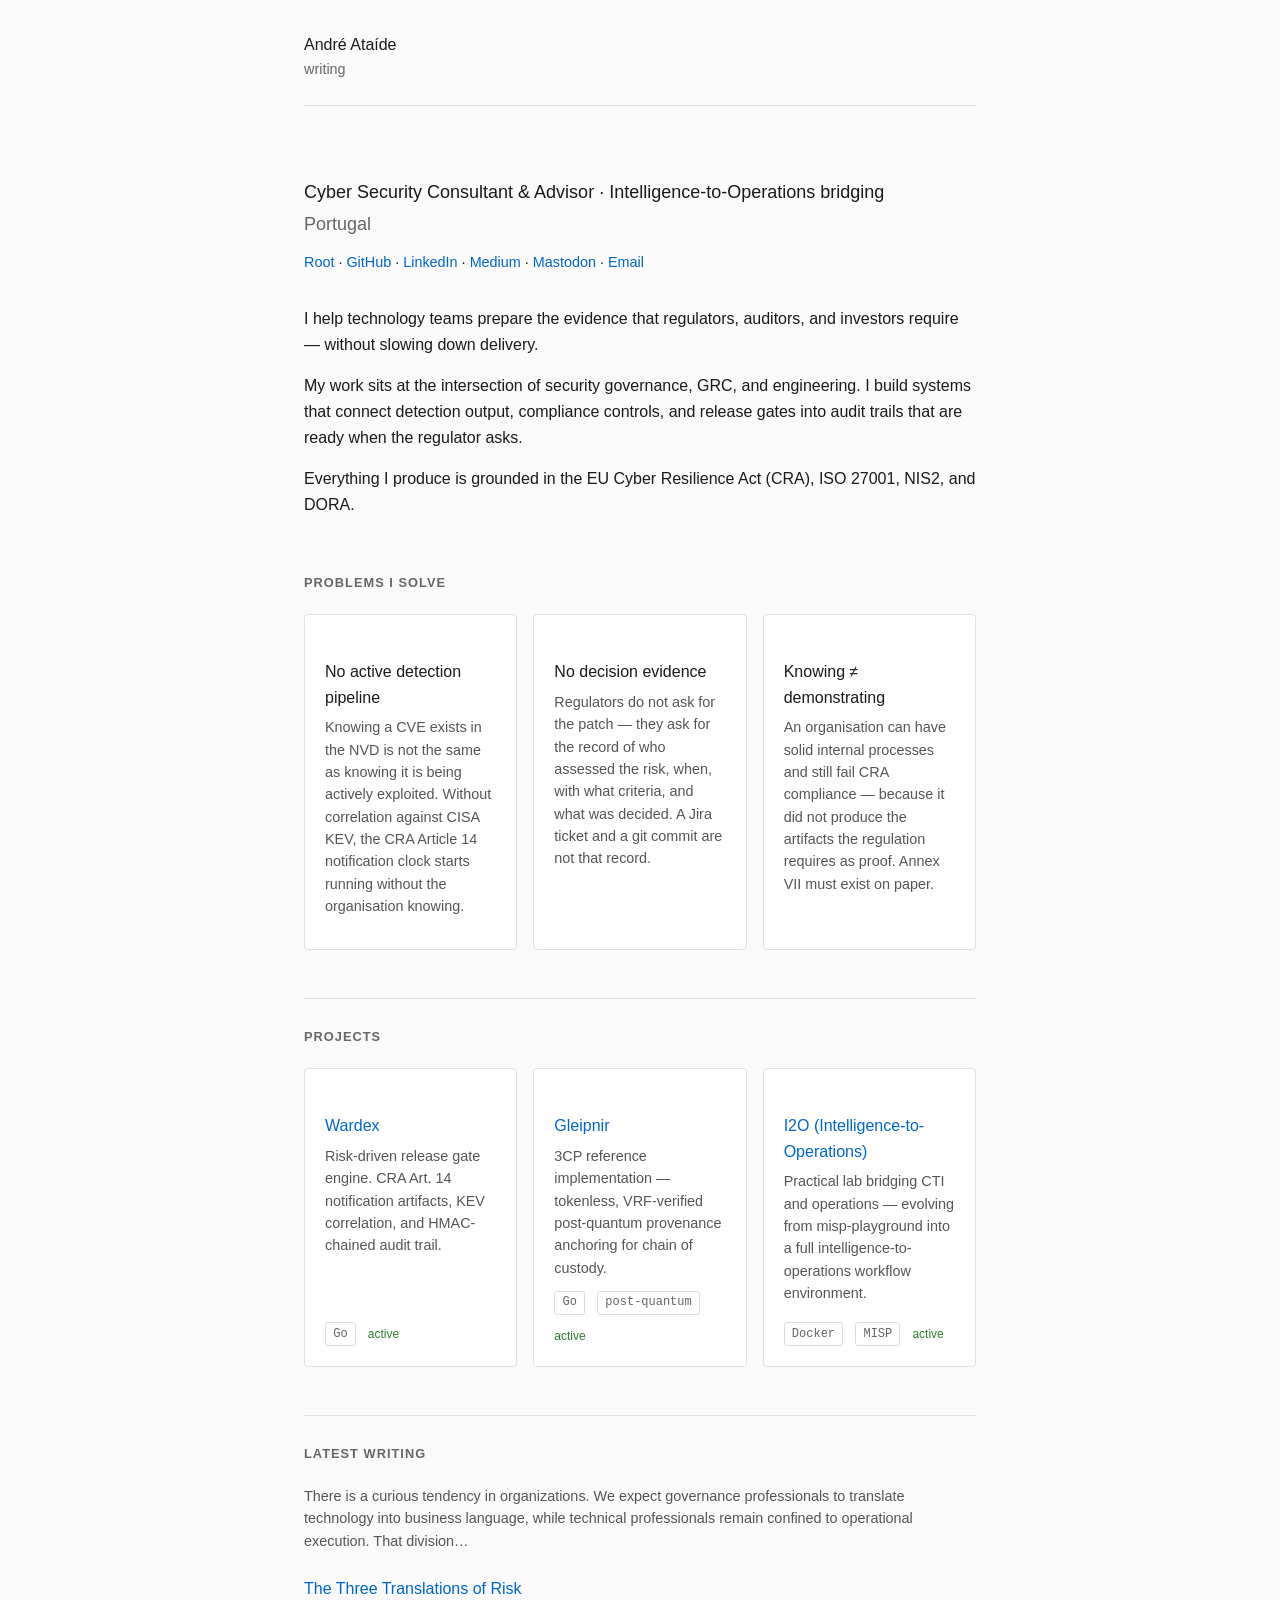
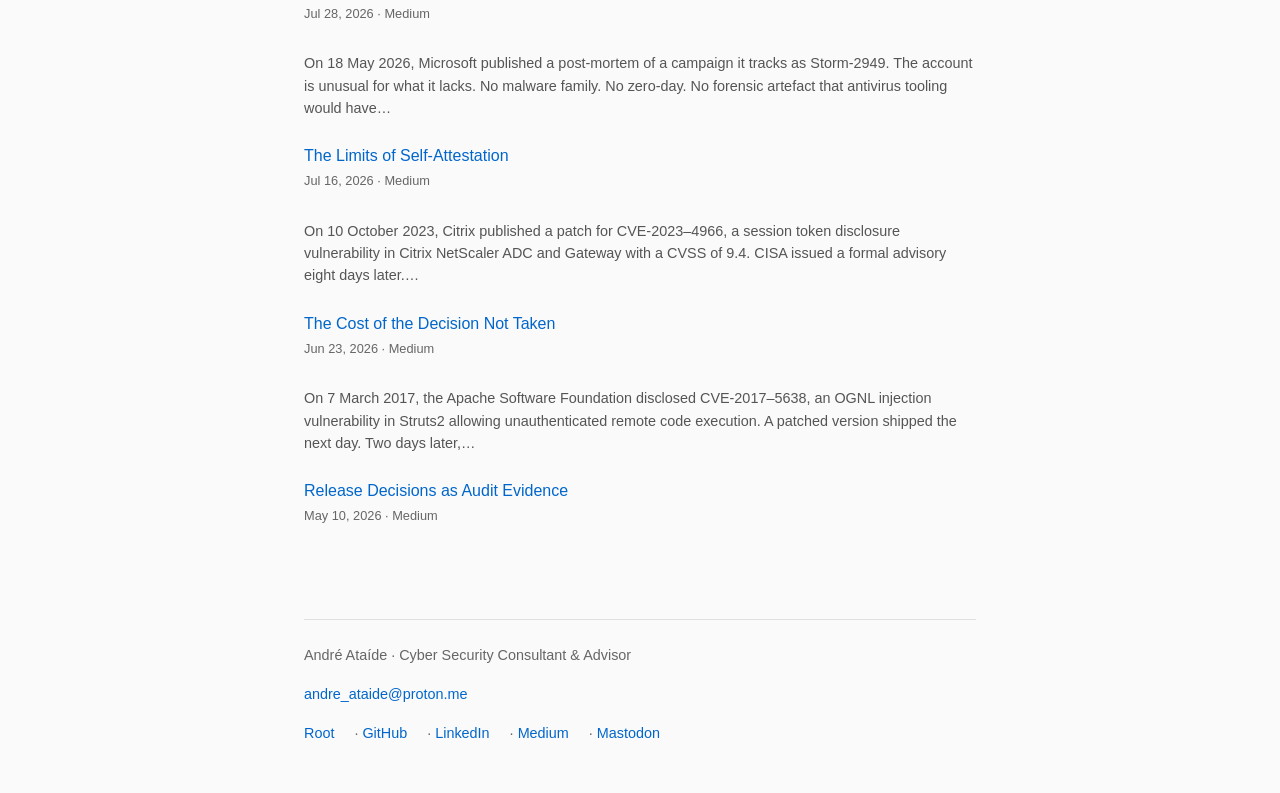
<file: index.html>
<!DOCTYPE html>
<html lang="en">
<head>
    <meta charset="UTF-8">
    <meta name="viewport" content="width=device-width, initial-scale=1.0">
    <title>André Ataíde — Cyber Security Consultant & Advisor</title>
    <meta name="description" content="Cyber security consultant & advisor. Security governance for regulated products — CRA compliance, release gates, and audit-ready evidence.">
    <meta name="author" content="André Ataíde">
    <meta property="og:title" content="André Ataíde">
    <meta property="og:description" content="Cyber Security Consultant & Advisor · Intelligence-to-Operations bridging">
    <meta property="og:url" content="https://had-nu.github.io/">
    <meta property="og:type" content="website">
    <meta name="google-site-verification" content="cSHqbbo1yWuAj1-mi3I89e_GjhvPUDfbwB1fqi6XP1s" />
    <link rel="stylesheet" href="css/site.css">
</head>
<body>
    <div class="container">

        <header>
            <div><a href="/">André Ataíde</a></div>
            <div class="breadcrumb"><a href="writing/index.html">writing</a></div>
        </header>

        <div class="intro">
            <p>Cyber Security Consultant &amp; Advisor · Intelligence-to-Operations bridging</p>
            <p class="text-muted">Portugal</p>
            <div class="links">
                <a href="root/">Root</a> ·
                <a href="https://github.com/had-nu/">GitHub</a> ·
                <a href="https://www.linkedin.com/in/andre-ataide/">LinkedIn</a> ·
                <a href="https://medium.com/@hadnu">Medium</a> ·
                <a href="https://mastodon.social/@hadnu">Mastodon</a> ·
                <a href="mailto:andre_ataide@proton.me">Email</a>
            </div>
        </div>

        <div class="about">
            <p>I help technology teams prepare the evidence that regulators, auditors, and investors require — without slowing down delivery.</p>
            <p>My work sits at the intersection of security governance, GRC, and engineering. I build systems that connect detection output, compliance controls, and release gates into audit trails that are ready when the regulator asks.</p>
            <p>Everything I produce is grounded in the EU Cyber Resilience Act (CRA), ISO 27001, NIS2, and DORA.</p>
        </div>

        <div class="entries">

            <h2 class="section-label">problems I solve</h2>

            <div class="cards">

                <div class="card">
                    <h3>No active detection pipeline</h3>
                    <p>Knowing a CVE exists in the NVD is not the same as knowing it is being actively exploited. Without correlation against CISA KEV, the CRA Article 14 notification clock starts running without the organisation knowing.</p>
                </div>

                <div class="card">
                    <h3>No decision evidence</h3>
                    <p>Regulators do not ask for the patch — they ask for the record of who assessed the risk, when, with what criteria, and what was decided. A Jira ticket and a git commit are not that record.</p>
                </div>

                <div class="card">
                    <h3>Knowing ≠ demonstrating</h3>
                    <p>An organisation can have solid internal processes and still fail CRA compliance — because it did not produce the artifacts the regulation requires as proof. Annex VII must exist on paper.</p>
                </div>

            </div>

            <h2 class="section-label">projects</h2>

            <div class="cards">

                <div class="card">
                    <h3><a href="https://github.com/had-nu/wardex">Wardex</a></h3>
                    <p>Risk-driven release gate engine. CRA Art. 14 notification artifacts, KEV correlation, and HMAC-chained audit trail.</p>
                    <div class="entry-meta">
                        <span class="tag">Go</span>
                        <span class="status active">active</span>
                    </div>
                </div>

                <div class="card">
                    <h3><a href="https://github.com/had-nu/gleipnir">Gleipnir</a></h3>
                    <p>3CP reference implementation — tokenless, VRF-verified post-quantum provenance anchoring for chain of custody.</p>
                    <div class="entry-meta">
                        <span class="tag">Go</span>
                        <span class="tag">post-quantum</span>
                        <span class="status active">active</span>
                    </div>
                </div>

                <div class="card">
                    <h3><a href="https://github.com/had-nu/misp-playground">I2O (Intelligence-to-Operations)</a></h3>
                    <p>Practical lab bridging CTI and operations — evolving from misp-playground into a full intelligence-to-operations workflow environment.</p>
                    <div class="entry-meta">
                        <span class="tag">Docker</span>
                        <span class="tag">MISP</span>
                        <span class="status active">active</span>
                    </div>
                </div>

            </div>

            <h2 class="section-label">latest writing</h2>

            <div id="latest-writing">
                <noscript>
                    <p class="text-muted"><a href="https://medium.com/@hadnu">See all writing on Medium</a></p>
                </noscript>
            </div>

        </div>

        <footer>
            <p>André Ataíde · Cyber Security Consultant &amp; Advisor</p>
            <p><a href="mailto:andre_ataide@proton.me">andre_ataide@proton.me</a></p>
            <p style="margin-top: 0.5rem;">
                <a href="root/">Root</a> ·
                <a href="https://github.com/had-nu/">GitHub</a> ·
                <a href="https://www.linkedin.com/in/andre-ataide/">LinkedIn</a> ·
                <a href="https://medium.com/@hadnu">Medium</a> ·
                <a href="https://mastodon.social/@hadnu">Mastodon</a>
            </p>
        </footer>

    </div>

    <script src="js/main.js"></script>
</body>
</html>
</file>
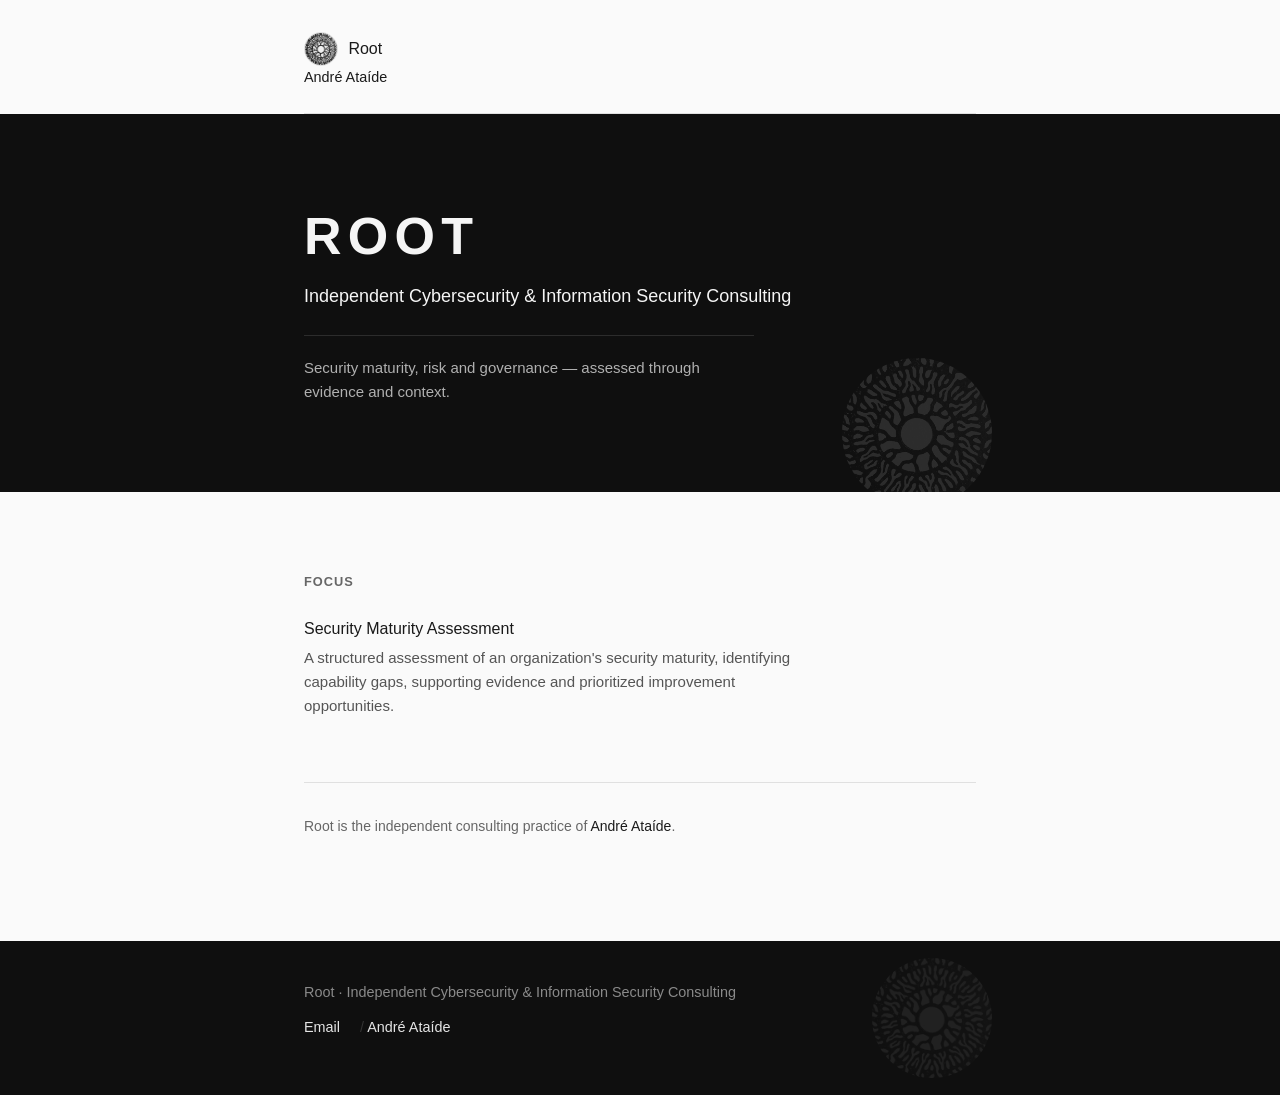
<file: root/index.html>
<!DOCTYPE html>
<html lang="en">
<head>
    <meta charset="UTF-8">
    <meta name="viewport" content="width=device-width, initial-scale=1.0">
    <title>Root — Independent Cybersecurity &amp; Information Security Consulting</title>
    <meta name="description" content="Root is an independent cybersecurity and information security consulting practice focused on security maturity, risk and governance.">
    <meta name="author" content="André Ataíde">
    <meta property="og:title" content="Root — Independent Cybersecurity &amp; Information Security Consulting">
    <meta property="og:description" content="Root is an independent cybersecurity and information security consulting practice focused on security maturity, risk and governance.">
    <meta property="og:url" content="https://had-nu.github.io/root/">
    <meta property="og:type" content="website">
    <link rel="stylesheet" href="../css/site.css">
    <link rel="stylesheet" href="../css/root.css">
</head>
<body class="root">

<div class="container">

    <header>
        <div class="root-id">
            <img class="root-avatar" src="brand/root-logo.png" alt="Root logo">
            <a href="index.html">Root</a>
        </div>
        <div class="breadcrumb"><a href="../">André Ataíde</a></div>
    </header>

</div>

<section class="root-hero">
    <div class="container root-hero-inner">
        <img class="root-hero-mark" src="brand/root-logo-white.png" alt="" aria-hidden="true">
        <h1 class="root-wordmark">ROOT</h1>
        <p class="root-tagline">Independent Cybersecurity &amp; Information Security Consulting</p>
        <p class="root-positioning">Security maturity, risk and governance — assessed through evidence and context.</p>
    </div>
</section>

<main>
    <div class="container">

        <section class="root-section">
            <h2 class="section-label">Focus</h2>
            <article class="root-product">
                <h3><a href="security-maturity-assessment.html">Security Maturity Assessment</a></h3>
                <p>A structured assessment of an organization's security maturity, identifying capability gaps, supporting evidence and prioritized improvement opportunities.</p>
            </article>
        </section>

        <section class="root-section root-relation">
            <p>Root is the independent consulting practice of <a href="../">André Ataíde</a>.</p>
        </section>

    </div>
</main>

<footer class="root-footer">
    <div class="container root-footer-inner">
        <img class="root-footer-mark" src="brand/root-logo-white.png" alt="" aria-hidden="true">
        <p>Root · Independent Cybersecurity &amp; Information Security Consulting</p>
        <div class="links">
            <a href="mailto:andre_ataide@proton.me">Email</a>
            <span class="sep">/</span>
            <a href="../">André Ataíde</a>
        </div>
    </div>
</footer>

</body>
</html>
</file>
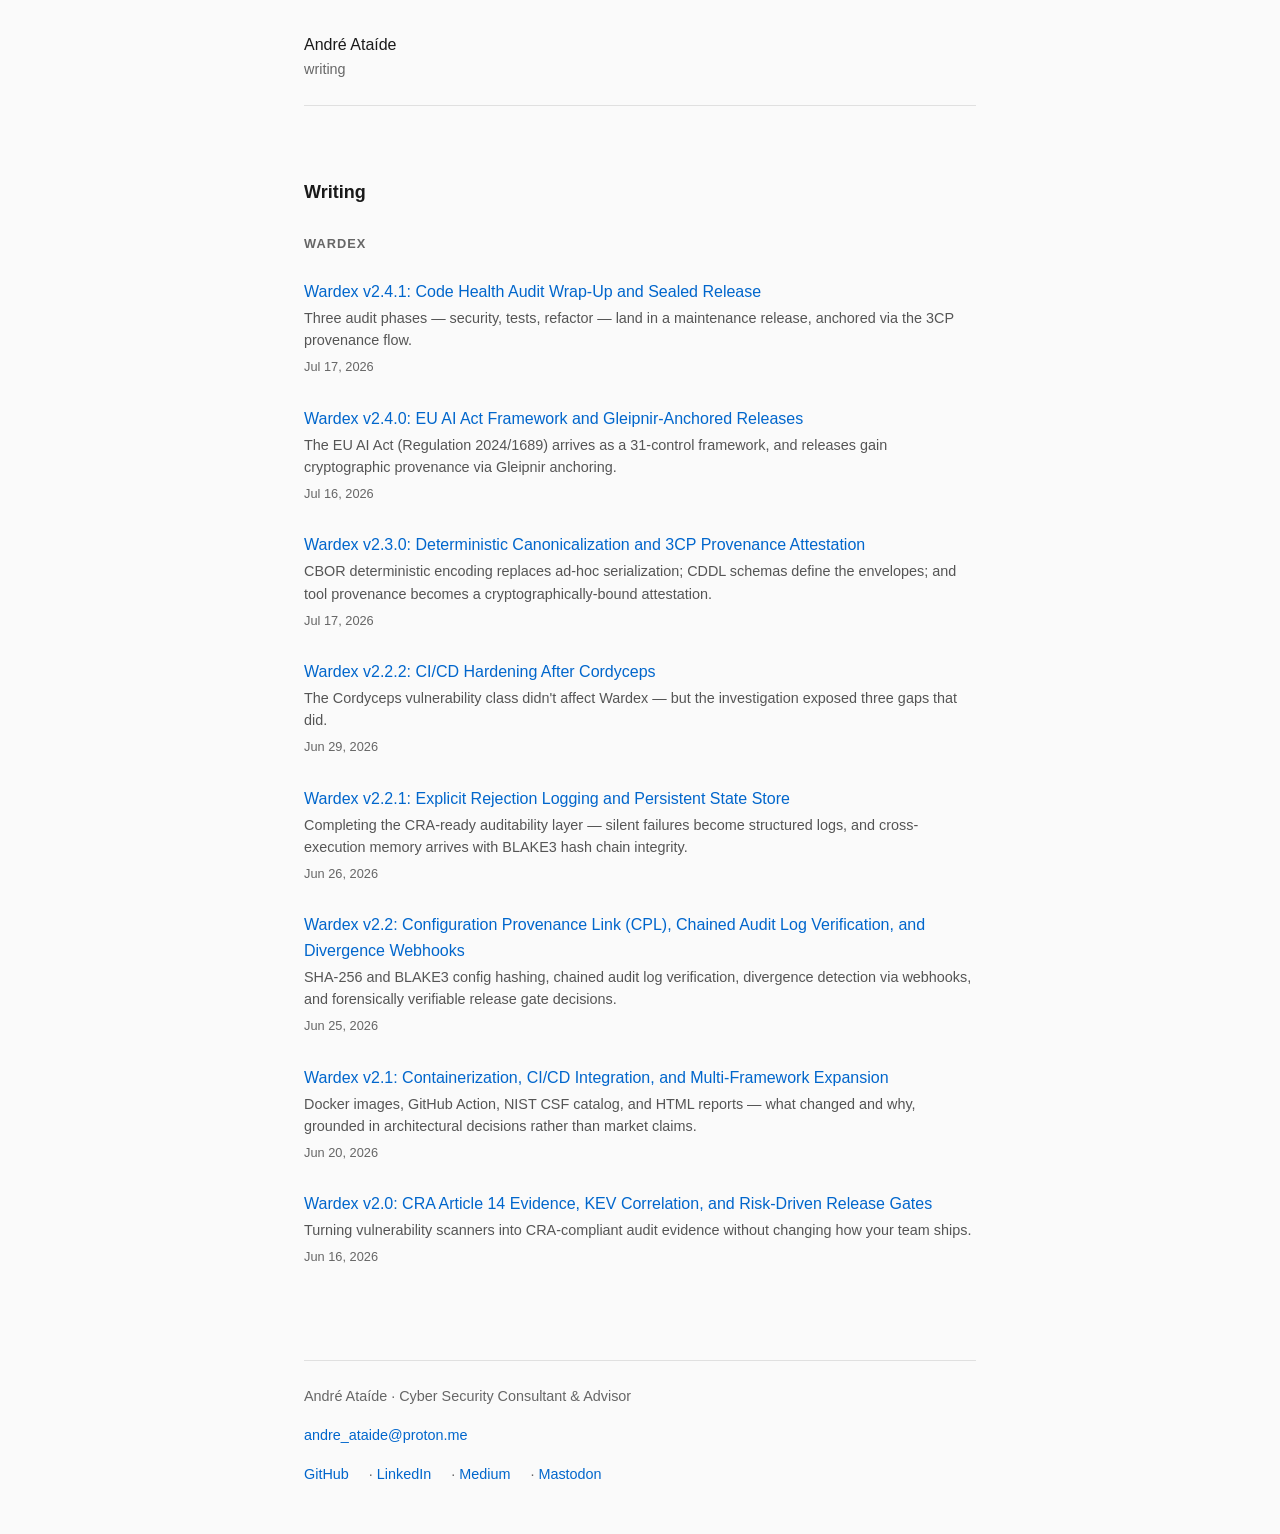
<file: writing/index.html>
<!DOCTYPE html>
<html lang="en">
<head>
    <meta charset="UTF-8">
    <meta name="viewport" content="width=device-width, initial-scale=1.0">
    <title>Writing — André Ataíde</title>
    <meta name="description" content="Articles and notes on GRC, Security Engineering, and Open Source.">
    <meta name="author" content="André Ataíde">
    <link rel="stylesheet" href="../css/site.css">
</head>
<body>
    <div class="container">

        <header>
            <div><a href="/">André Ataíde</a></div>
            <div class="breadcrumb">writing</div>
        </header>

        <div class="intro">
            <p class="page-title">Writing</p>
        </div>

        <div class="entries">

            <h2 class="section-label">Wardex</h2>

            <div class="entry">
                <h3><a href="wardex-v2.4.1-article.html">Wardex v2.4.1: Code Health Audit Wrap-Up and Sealed Release</a></h3>
                <p>Three audit phases — security, tests, refactor — land in a maintenance release, anchored via the 3CP provenance flow.</p>
                <div class="entry-meta">
                    <span>Jul 17, 2026</span>
                </div>
            </div>

            <div class="entry">
                <h3><a href="wardex-v2.4.0-article.html">Wardex v2.4.0: EU AI Act Framework and Gleipnir-Anchored Releases</a></h3>
                <p>The EU AI Act (Regulation 2024/1689) arrives as a 31-control framework, and releases gain cryptographic provenance via Gleipnir anchoring.</p>
                <div class="entry-meta">
                    <span>Jul 16, 2026</span>
                </div>
            </div>

            <div class="entry">
                <h3><a href="wardex-v2.3.0-article.html">Wardex v2.3.0: Deterministic Canonicalization and 3CP Provenance Attestation</a></h3>
                <p>CBOR deterministic encoding replaces ad-hoc serialization; CDDL schemas define the envelopes; and tool provenance becomes a cryptographically-bound attestation.</p>
                <div class="entry-meta">
                    <span>Jul 17, 2026</span>
                </div>
            </div>

            <div class="entry">
                <h3><a href="wardex-v2.2.2-hardening-article.html">Wardex v2.2.2: CI/CD Hardening After Cordyceps</a></h3>
                <p>The Cordyceps vulnerability class didn't affect Wardex — but the investigation exposed three gaps that did.</p>
                <div class="entry-meta">
                    <span>Jun 29, 2026</span>
                </div>
            </div>

            <div class="entry">
                <h3><a href="wardex-v2.2.1-article.html">Wardex v2.2.1: Explicit Rejection Logging and Persistent State Store</a></h3>
                <p>Completing the CRA-ready auditability layer — silent failures become structured logs, and cross-execution memory arrives with BLAKE3 hash chain integrity.</p>
                <div class="entry-meta">
                    <span>Jun 26, 2026</span>
                </div>
            </div>

            <div class="entry">
                <h3><a href="wardex-v2.2-cpl-article.html">Wardex v2.2: Configuration Provenance Link (CPL), Chained Audit Log Verification, and Divergence Webhooks</a></h3>
                <p>SHA-256 and BLAKE3 config hashing, chained audit log verification, divergence detection via webhooks, and forensically verifiable release gate decisions.</p>
                <div class="entry-meta">
                    <span>Jun 25, 2026</span>
                </div>
            </div>

            <div class="entry">
                <h3><a href="wardex-v2.1-article.html">Wardex v2.1: Containerization, CI/CD Integration, and Multi-Framework Expansion</a></h3>
                <p>Docker images, GitHub Action, NIST CSF catalog, and HTML reports — what changed and why, grounded in architectural decisions rather than market claims.</p>
                <div class="entry-meta">
                    <span>Jun 20, 2026</span>
                </div>
            </div>

            <div class="entry">
                <h3><a href="wardex-v2-cra-evidence.html">Wardex v2.0: CRA Article 14 Evidence, KEV Correlation, and Risk-Driven Release Gates</a></h3>
                <p>Turning vulnerability scanners into CRA-compliant audit evidence without changing how your team ships.</p>
                <div class="entry-meta">
                    <span>Jun 16, 2026</span>
                </div>
            </div>

        </div>

        <footer>
            <p>André Ataíde · Cyber Security Consultant &amp; Advisor</p>
            <p><a href="mailto:andre_ataide@proton.me">andre_ataide@proton.me</a></p>
            <p style="margin-top: 0.5rem;">
                <a href="https://github.com/had-nu/">GitHub</a> ·
                <a href="https://www.linkedin.com/in/andre-ataide/">LinkedIn</a> ·
                <a href="https://medium.com/@hadnu">Medium</a> ·
                <a href="https://mastodon.social/@hadnu">Mastodon</a>
            </p>
        </footer>

    </div>
</body>
</html>
</file>
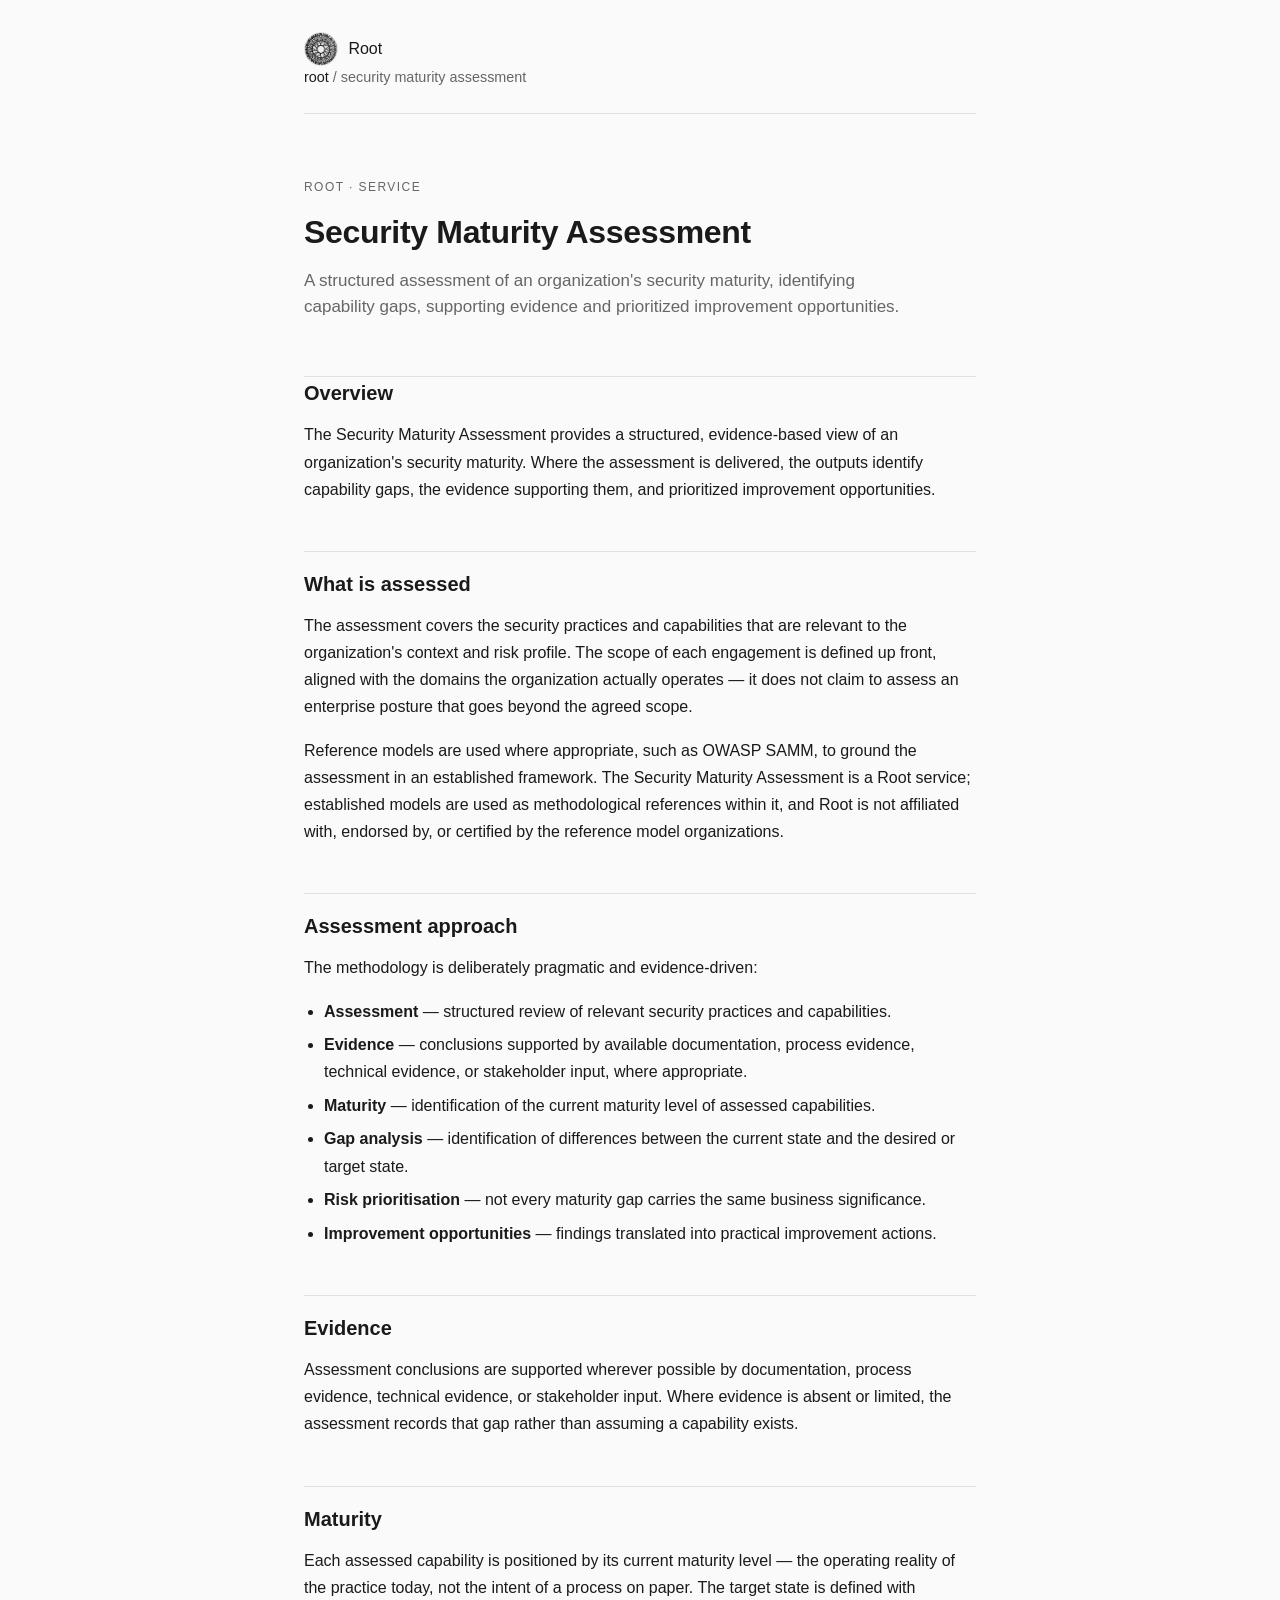
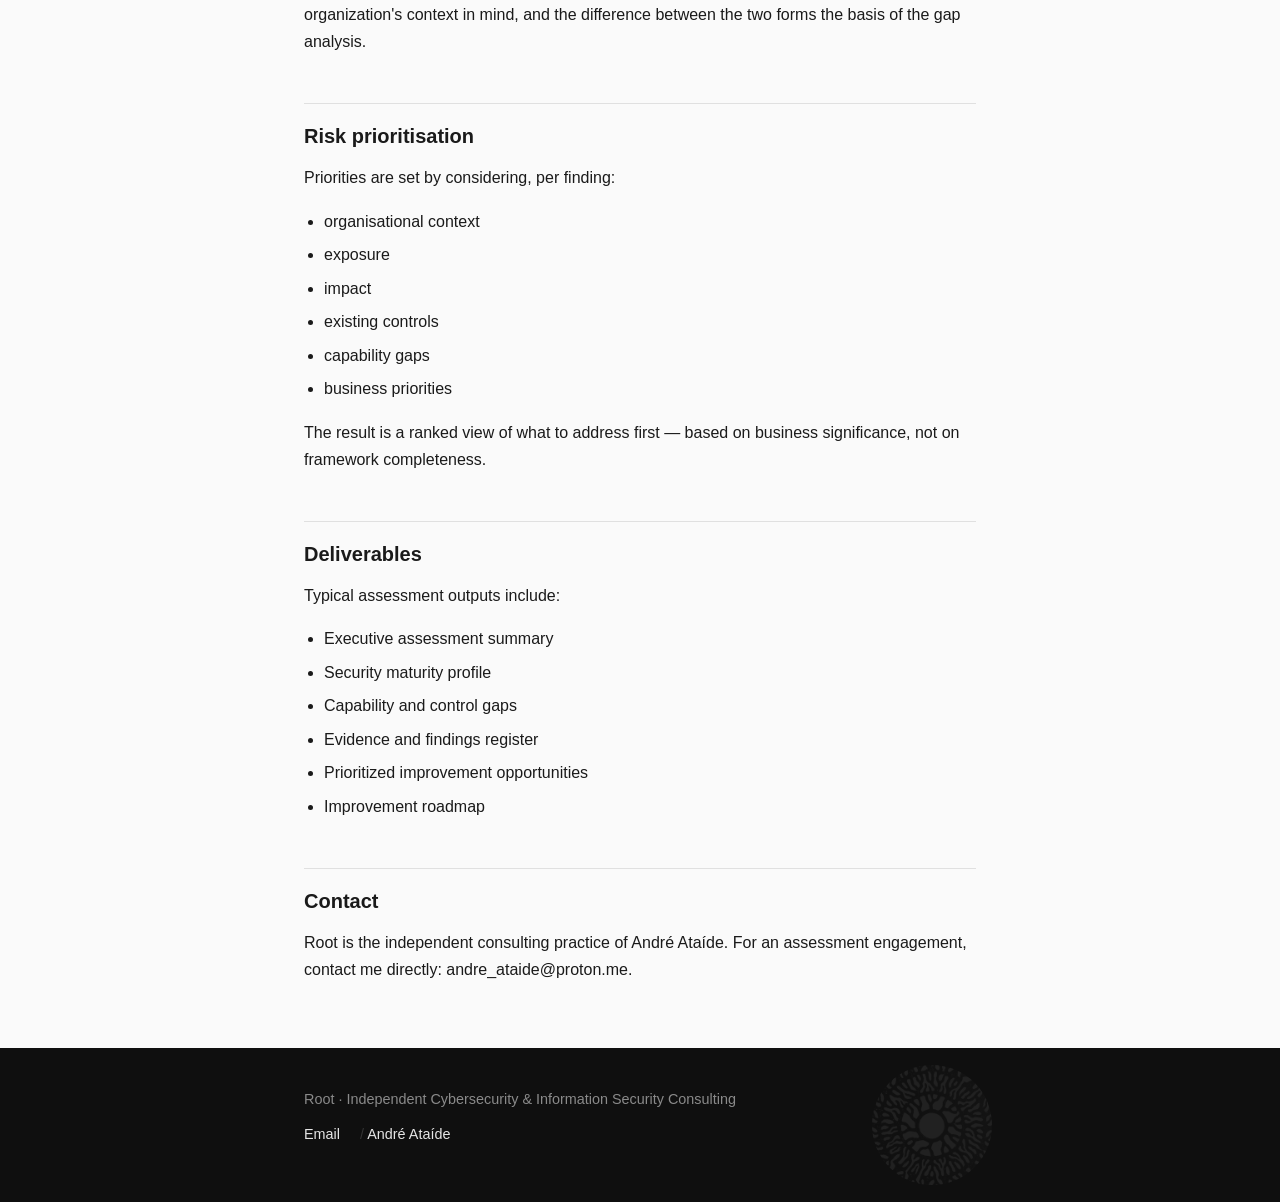
<file: root/security-maturity-assessment.html>
<!DOCTYPE html>
<html lang="en">
<head>
    <meta charset="UTF-8">
    <meta name="viewport" content="width=device-width, initial-scale=1.0">
    <title>Security Maturity Assessment — Root</title>
    <meta name="description" content="A structured assessment of an organization's security maturity, identifying capability gaps, supporting evidence and prioritized improvement opportunities.">
    <meta name="author" content="André Ataíde">
    <meta property="og:title" content="Security Maturity Assessment — Root">
    <meta property="og:description" content="A structured assessment of an organization's security maturity, identifying capability gaps, supporting evidence and prioritized improvement opportunities.">
    <meta property="og:url" content="https://had-nu.github.io/root/security-maturity-assessment.html">
    <meta property="og:type" content="website">
    <link rel="stylesheet" href="../css/site.css">
    <link rel="stylesheet" href="../css/root.css">
</head>
<body class="root">

<div class="container">

    <header>
        <div class="root-id">
            <img class="root-avatar" src="brand/root-logo.png" alt="Root logo">
            <a href="index.html">Root</a>
        </div>
        <div class="breadcrumb"><a href="index.html">root</a> / security maturity assessment</div>
    </header>

    <main>

        <article class="root-article">

            <header class="root-page-head">
                <p class="root-kicker">Root · Service</p>
                <h1>Security Maturity Assessment</h1>
                <p class="root-subtitle">A structured assessment of an organization's security maturity, identifying capability gaps, supporting evidence and prioritized improvement opportunities.</p>
            </header>

            <div class="root-body">

                <h2>Overview</h2>

                <p>The Security Maturity Assessment provides a structured, evidence-based view of an organization's security maturity. Where the assessment is delivered, the outputs identify capability gaps, the evidence supporting them, and prioritized improvement opportunities.</p>

                <h2>What is assessed</h2>

                <p>The assessment covers the security practices and capabilities that are relevant to the organization's context and risk profile. The scope of each engagement is defined up front, aligned with the domains the organization actually operates — it does not claim to assess an enterprise posture that goes beyond the agreed scope.</p>

                <p>Reference models are used where appropriate, such as <a href="https://owaspsamm.org/" target="_blank" rel="noopener">OWASP SAMM</a>, to ground the assessment in an established framework. The Security Maturity Assessment is a Root service; established models are used as methodological references within it, and Root is not affiliated with, endorsed by, or certified by the reference model organizations.</p>

                <h2>Assessment approach</h2>

                <p>The methodology is deliberately pragmatic and evidence-driven:</p>

                <ul>
                    <li><strong>Assessment</strong> — structured review of relevant security practices and capabilities.</li>
                    <li><strong>Evidence</strong> — conclusions supported by available documentation, process evidence, technical evidence, or stakeholder input, where appropriate.</li>
                    <li><strong>Maturity</strong> — identification of the current maturity level of assessed capabilities.</li>
                    <li><strong>Gap analysis</strong> — identification of differences between the current state and the desired or target state.</li>
                    <li><strong>Risk prioritisation</strong> — not every maturity gap carries the same business significance.</li>
                    <li><strong>Improvement opportunities</strong> — findings translated into practical improvement actions.</li>
                </ul>

                <h2>Evidence</h2>

                <p>Assessment conclusions are supported wherever possible by documentation, process evidence, technical evidence, or stakeholder input. Where evidence is absent or limited, the assessment records that gap rather than assuming a capability exists.</p>

                <h2>Maturity</h2>

                <p>Each assessed capability is positioned by its current maturity level — the operating reality of the practice today, not the intent of a process on paper. The target state is defined with organization's context in mind, and the difference between the two forms the basis of the gap analysis.</p>

                <h2>Risk prioritisation</h2>

                <p>Priorities are set by considering, per finding:</p>

                <ul>
                    <li>organisational context</li>
                    <li>exposure</li>
                    <li>impact</li>
                    <li>existing controls</li>
                    <li>capability gaps</li>
                    <li>business priorities</li>
                </ul>

                <p>The result is a ranked view of what to address first — based on business significance, not on framework completeness.</p>

                <h2>Deliverables</h2>

                <p>Typical assessment outputs include:</p>

                <ul>
                    <li>Executive assessment summary</li>
                    <li>Security maturity profile</li>
                    <li>Capability and control gaps</li>
                    <li>Evidence and findings register</li>
                    <li>Prioritized improvement opportunities</li>
                    <li>Improvement roadmap</li>
                </ul>

                <h2>Contact</h2>

                <p>Root is the independent consulting practice of André Ataíde. For an assessment engagement, contact me directly: <a href="mailto:andre_ataide@proton.me">andre_ataide@proton.me</a>.</p>

            </div>

        </article>

    </main>

</div>

<footer class="root-footer">
    <div class="container root-footer-inner">
        <img class="root-footer-mark" src="brand/root-logo-white.png" alt="" aria-hidden="true">
        <p>Root · Independent Cybersecurity &amp; Information Security Consulting</p>
        <div class="links">
            <a href="mailto:andre_ataide@proton.me">Email</a>
            <span class="sep">/</span>
            <a href="../">André Ataíde</a>
        </div>
    </div>
</footer>

</body>
</html>
</file>
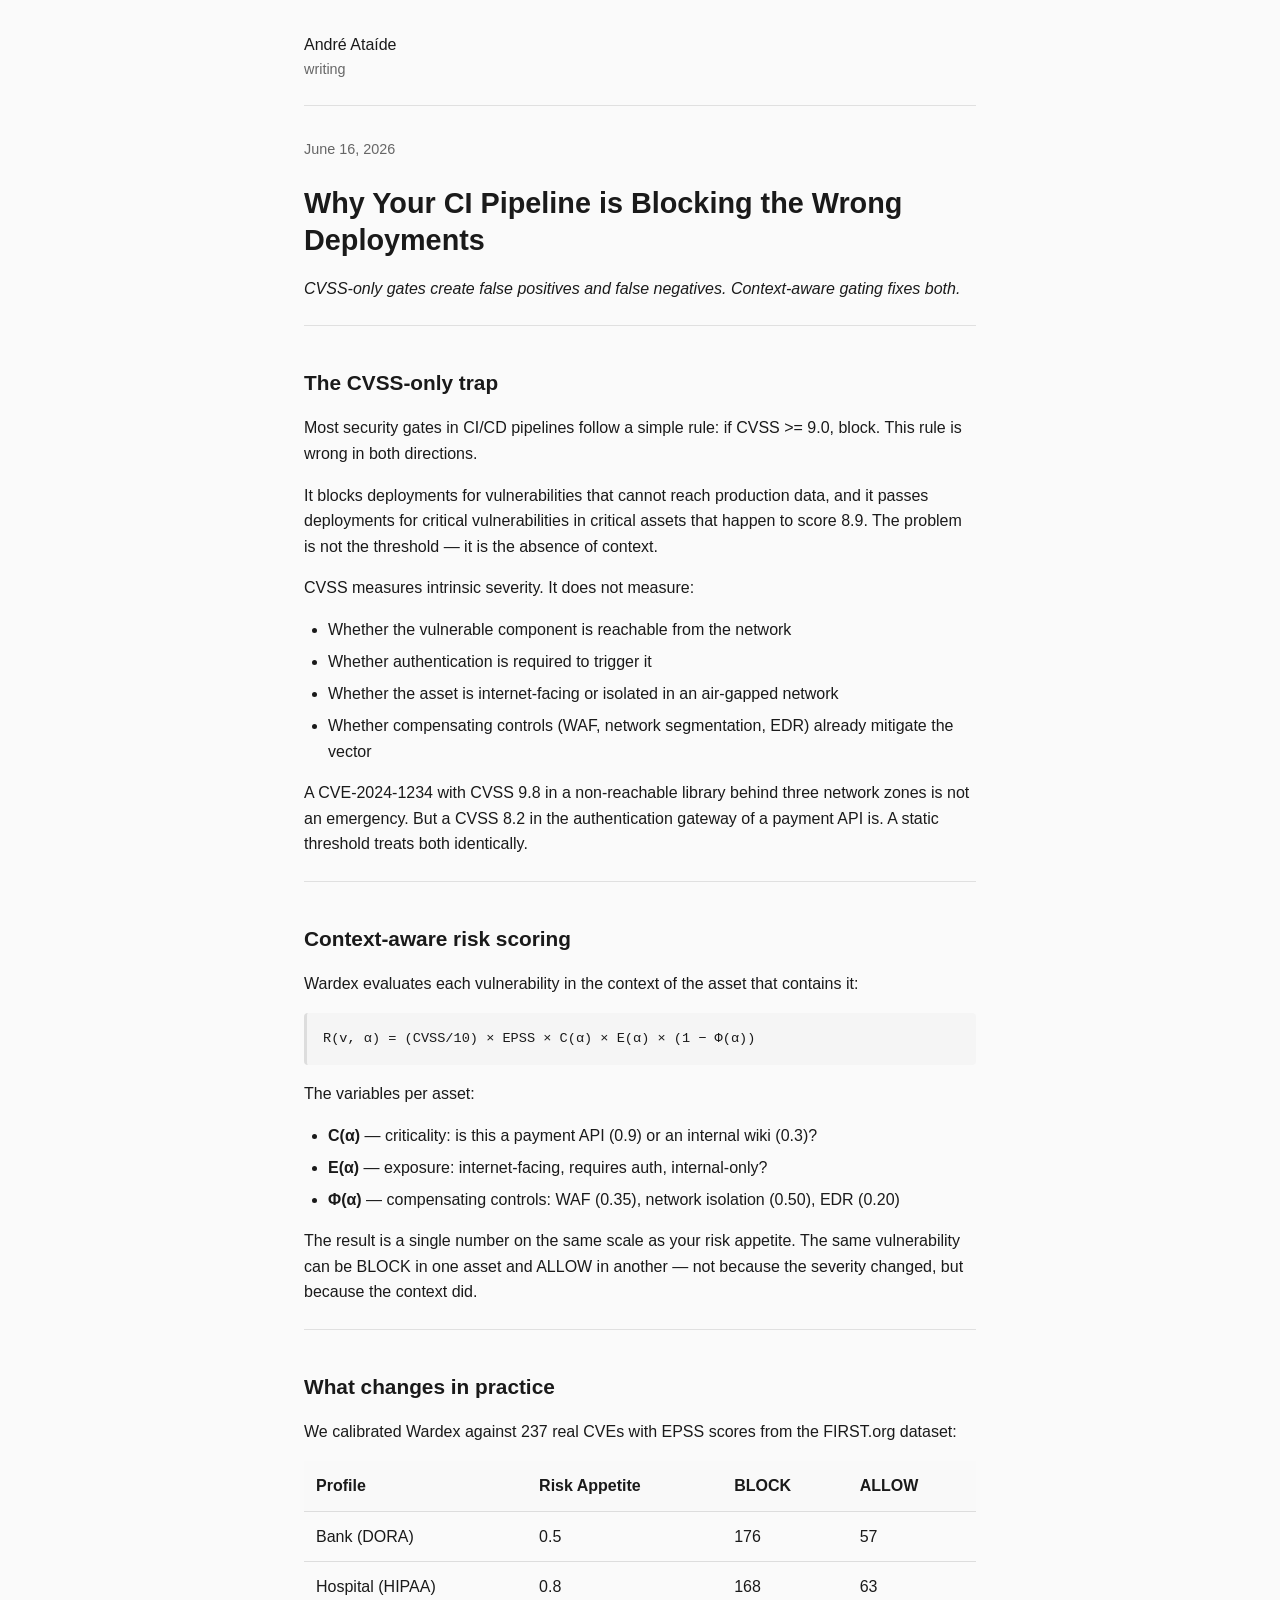
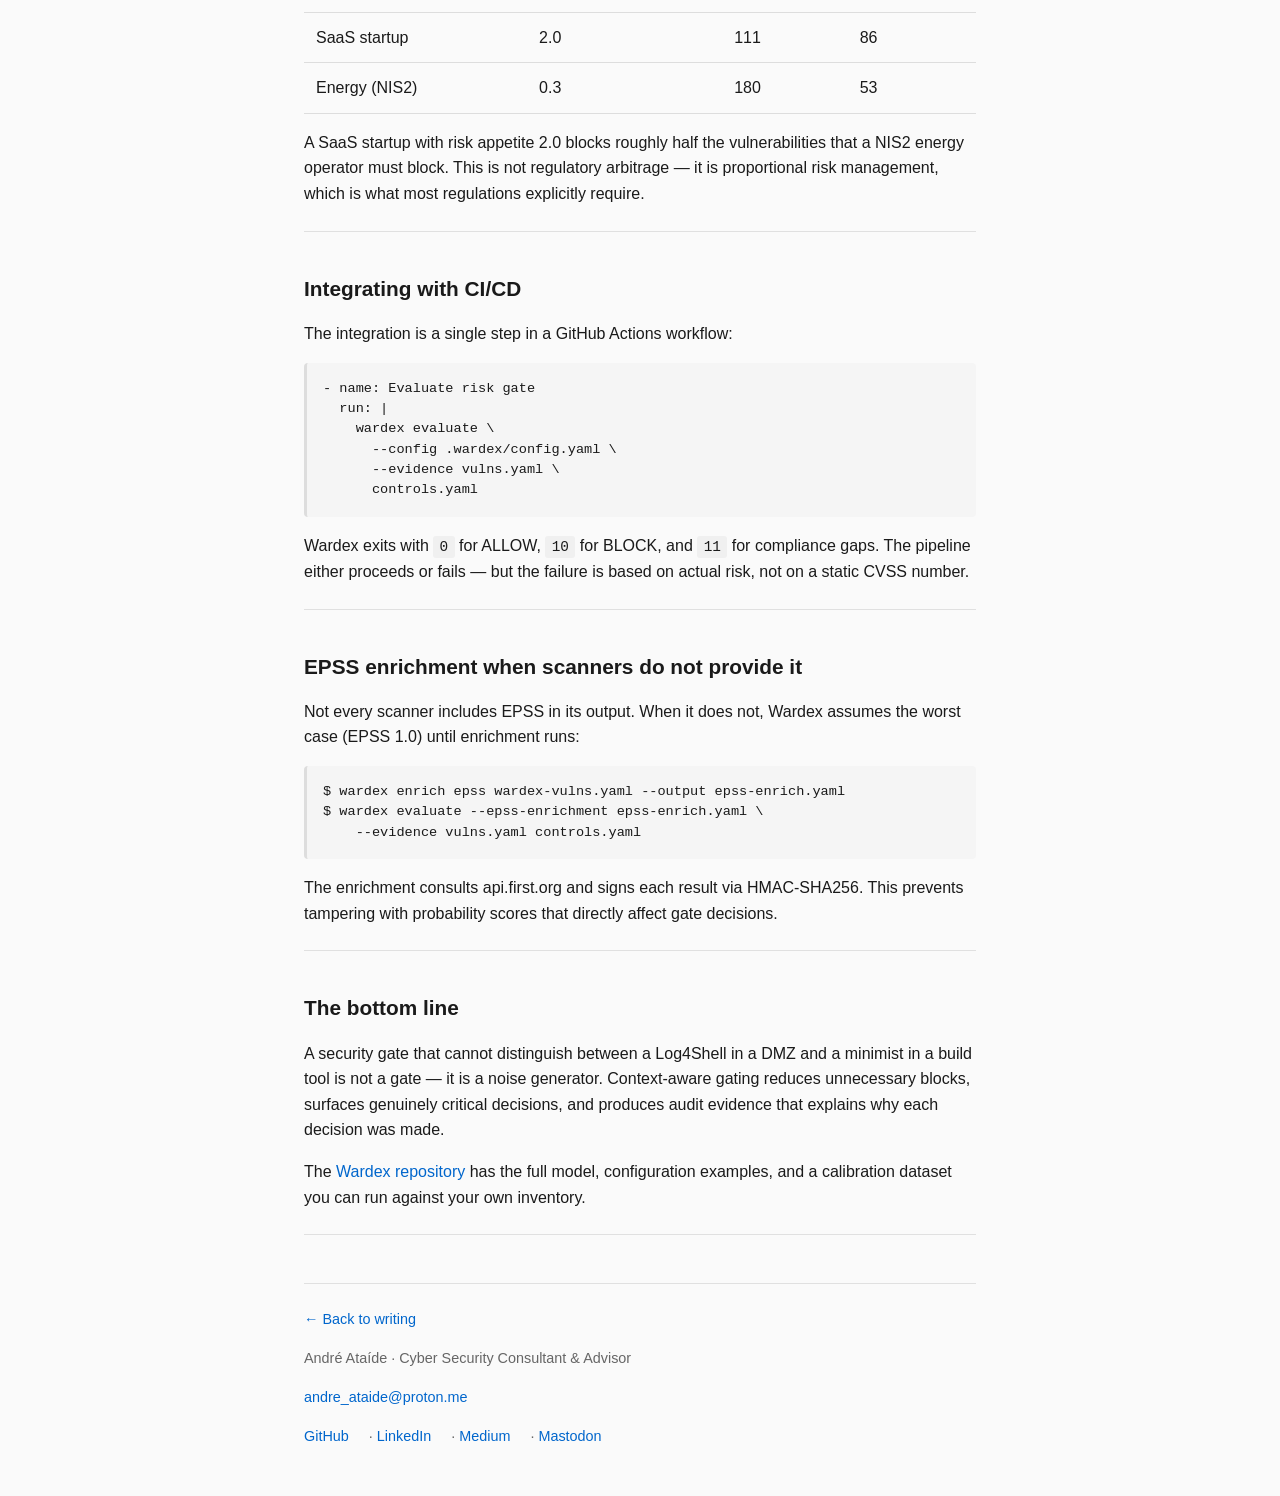
<file: writing/wardex-release-gates.html>
<!DOCTYPE html>
<html lang="en">
<head>
    <meta charset="UTF-8">
    <meta name="viewport" content="width=device-width, initial-scale=1.0">
    <meta name="author" content="André Ataíde">
    <meta name="description" content="CVSS-only gates block everything or nothing. Wardex introduces asset context — the same CVE can be ALLOW, WARN, or BLOCK depending on where it lives.">
    <title>Why Your CI Pipeline is Blocking the Wrong Deployments — Wardex — André Ataíde</title>
    <link rel="stylesheet" href="../css/site.css">
</head>
<body>
    <div class="container">
        <header>
            <div><a href="https://had-nu.github.io/">André Ataíde</a></div>
            <div class="breadcrumb"><a href="https://had-nu.github.io/writing/index.html">writing</a></div>
        </header>

        <div class="date">June 16, 2026</div>
        <h1>Why Your CI Pipeline is Blocking the Wrong Deployments</h1>
        <p><em>CVSS-only gates create false positives and false negatives. Context-aware gating fixes both.</em></p>

        <hr>

        <h2>The CVSS-only trap</h2>

        <p>Most security gates in CI/CD pipelines follow a simple rule: if CVSS >= 9.0, block. This rule is wrong in both directions.</p>

        <p>It blocks deployments for vulnerabilities that cannot reach production data, and it passes deployments for critical vulnerabilities in critical assets that happen to score 8.9. The problem is not the threshold — it is the absence of context.</p>

        <p>CVSS measures intrinsic severity. It does not measure:</p>

        <ul>
            <li>Whether the vulnerable component is reachable from the network</li>
            <li>Whether authentication is required to trigger it</li>
            <li>Whether the asset is internet-facing or isolated in an air-gapped network</li>
            <li>Whether compensating controls (WAF, network segmentation, EDR) already mitigate the vector</li>
        </ul>

        <p>A CVE-2024-1234 with CVSS 9.8 in a non-reachable library behind three network zones is not an emergency. But a CVSS 8.2 in the authentication gateway of a payment API is. A static threshold treats both identically.</p>

        <hr>

        <h2>Context-aware risk scoring</h2>

        <p>Wardex evaluates each vulnerability in the context of the asset that contains it:</p>

<pre><code>R(v, α) = (CVSS/10) × EPSS × C(α) × E(α) × (1 − Φ(α))</code></pre>

        <p>The variables per asset:</p>

        <ul>
            <li><strong>C(α)</strong> — criticality: is this a payment API (0.9) or an internal wiki (0.3)?</li>
            <li><strong>E(α)</strong> — exposure: internet-facing, requires auth, internal-only?</li>
            <li><strong>Φ(α)</strong> — compensating controls: WAF (0.35), network isolation (0.50), EDR (0.20)</li>
        </ul>

        <p>The result is a single number on the same scale as your risk appetite. The same vulnerability can be BLOCK in one asset and ALLOW in another — not because the severity changed, but because the context did.</p>

        <hr>

        <h2>What changes in practice</h2>

        <p>We calibrated Wardex against 237 real CVEs with EPSS scores from the FIRST.org dataset:</p>

        <table>
            <tr><th>Profile</th><th>Risk Appetite</th><th>BLOCK</th><th>ALLOW</th></tr>
            <tr><td>Bank (DORA)</td><td>0.5</td><td>176</td><td>57</td></tr>
            <tr><td>Hospital (HIPAA)</td><td>0.8</td><td>168</td><td>63</td></tr>
            <tr><td>SaaS startup</td><td>2.0</td><td>111</td><td>86</td></tr>
            <tr><td>Energy (NIS2)</td><td>0.3</td><td>180</td><td>53</td></tr>
        </table>

        <p>A SaaS startup with risk appetite 2.0 blocks roughly half the vulnerabilities that a NIS2 energy operator must block. This is not regulatory arbitrage — it is proportional risk management, which is what most regulations explicitly require.</p>

        <hr>

        <h2>Integrating with CI/CD</h2>

        <p>The integration is a single step in a GitHub Actions workflow:</p>

<pre><code>- name: Evaluate risk gate
  run: |
    wardex evaluate \
      --config .wardex/config.yaml \
      --evidence vulns.yaml \
      controls.yaml</code></pre>

        <p>Wardex exits with <code>0</code> for ALLOW, <code>10</code> for BLOCK, and <code>11</code> for compliance gaps. The pipeline either proceeds or fails — but the failure is based on actual risk, not on a static CVSS number.</p>

        <hr>

        <h2>EPSS enrichment when scanners do not provide it</h2>

        <p>Not every scanner includes EPSS in its output. When it does not, Wardex assumes the worst case (EPSS 1.0) until enrichment runs:</p>

<pre><code>$ wardex enrich epss wardex-vulns.yaml --output epss-enrich.yaml
$ wardex evaluate --epss-enrichment epss-enrich.yaml \
    --evidence vulns.yaml controls.yaml</code></pre>

        <p>The enrichment consults api.first.org and signs each result via HMAC-SHA256. This prevents tampering with probability scores that directly affect gate decisions.</p>

        <hr>

        <h2>The bottom line</h2>

        <p>A security gate that cannot distinguish between a Log4Shell in a DMZ and a minimist in a build tool is not a gate — it is a noise generator. Context-aware gating reduces unnecessary blocks, surfaces genuinely critical decisions, and produces audit evidence that explains why each decision was made.</p>

        <p>The <a href="https://github.com/had-nu/wardex">Wardex repository</a> has the full model, configuration examples, and a calibration dataset you can run against your own inventory.</p>

        <hr>

        <footer>
            <div><a href="https://had-nu.github.io/writing/index.html">← Back to writing</a></div>
            <p style="margin-top: 1rem;">André Ataíde · Cyber Security Consultant &amp; Advisor</p>
            <p><a href="mailto:andre_ataide@proton.me">andre_ataide@proton.me</a></p>
            <p style="margin-top: 0.5rem;">
                <a href="https://github.com/had-nu/">GitHub</a> ·
                <a href="https://www.linkedin.com/in/andre-ataide/">LinkedIn</a> ·
                <a href="https://medium.com/@hadnu">Medium</a> ·
                <a href="https://mastodon.social/@hadnu">Mastodon</a>
            </p>
        </footer>
    </div>
</body>
</html>
</file>
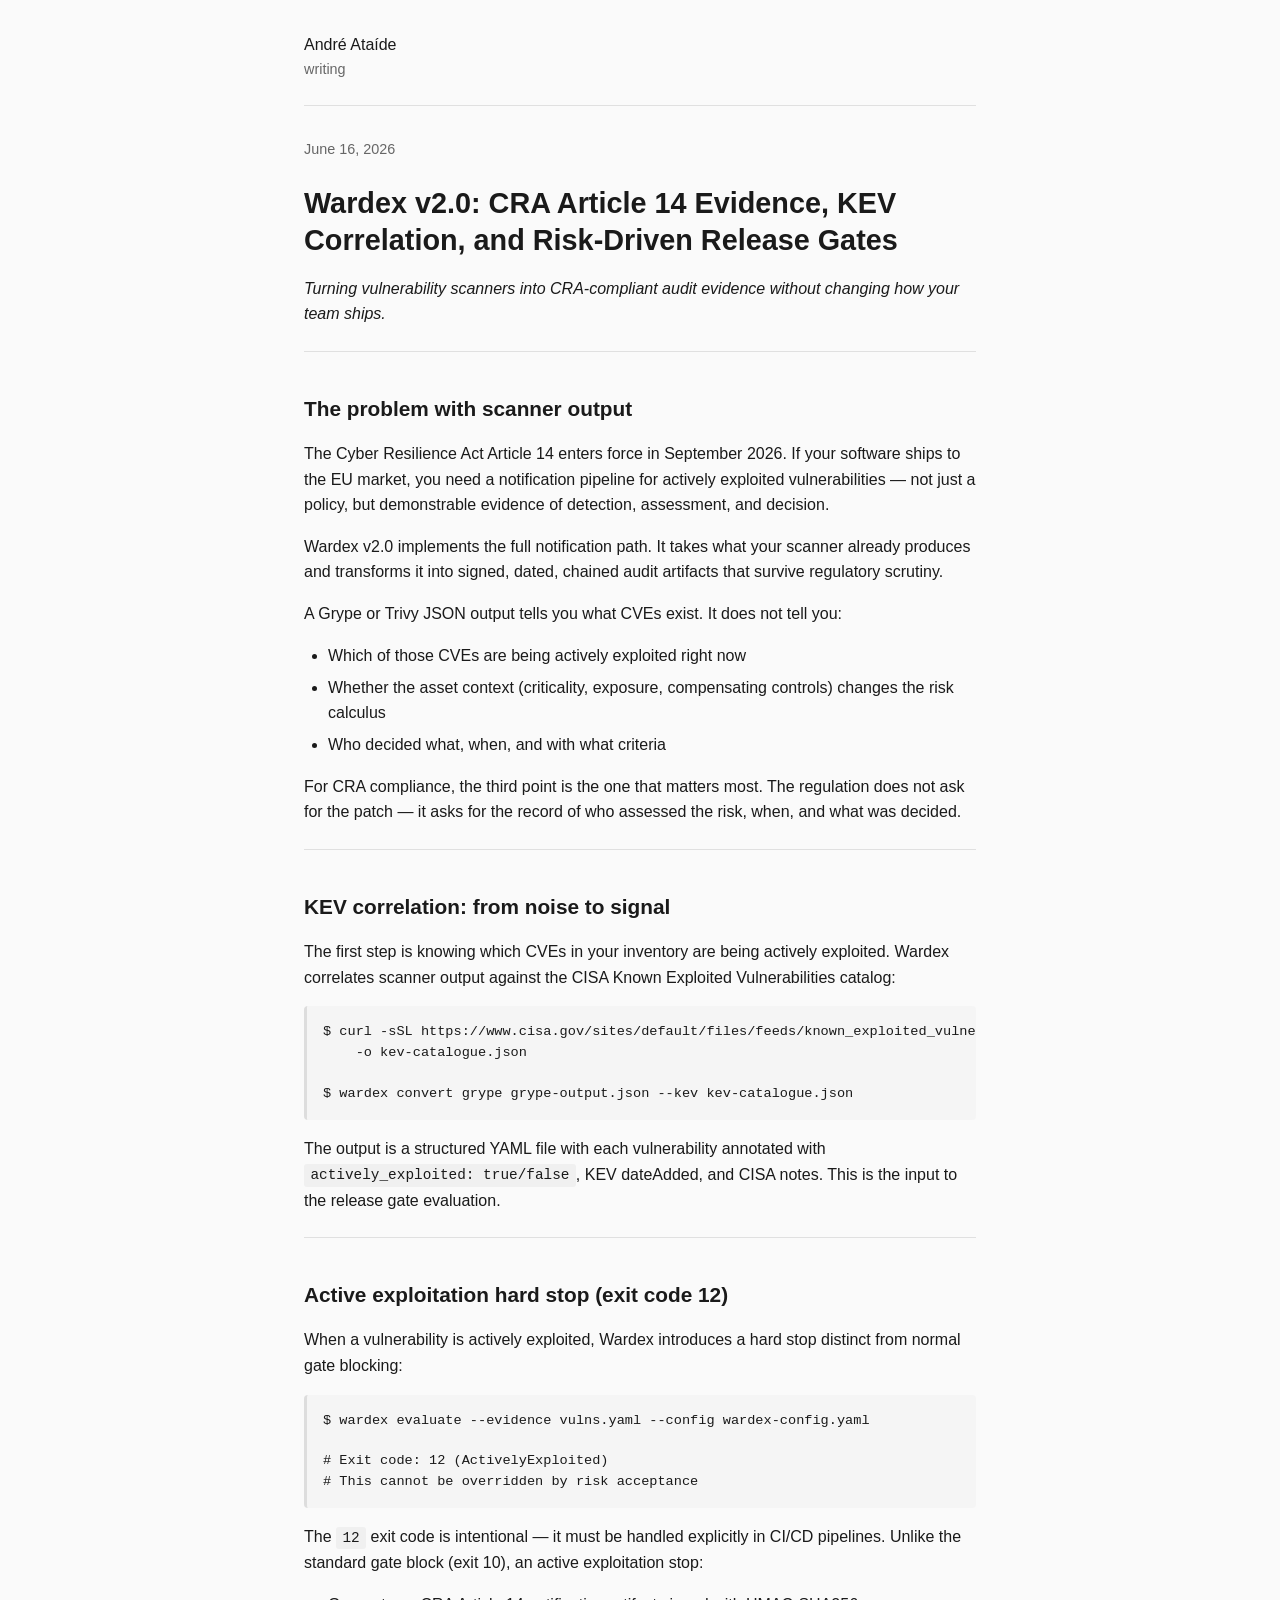
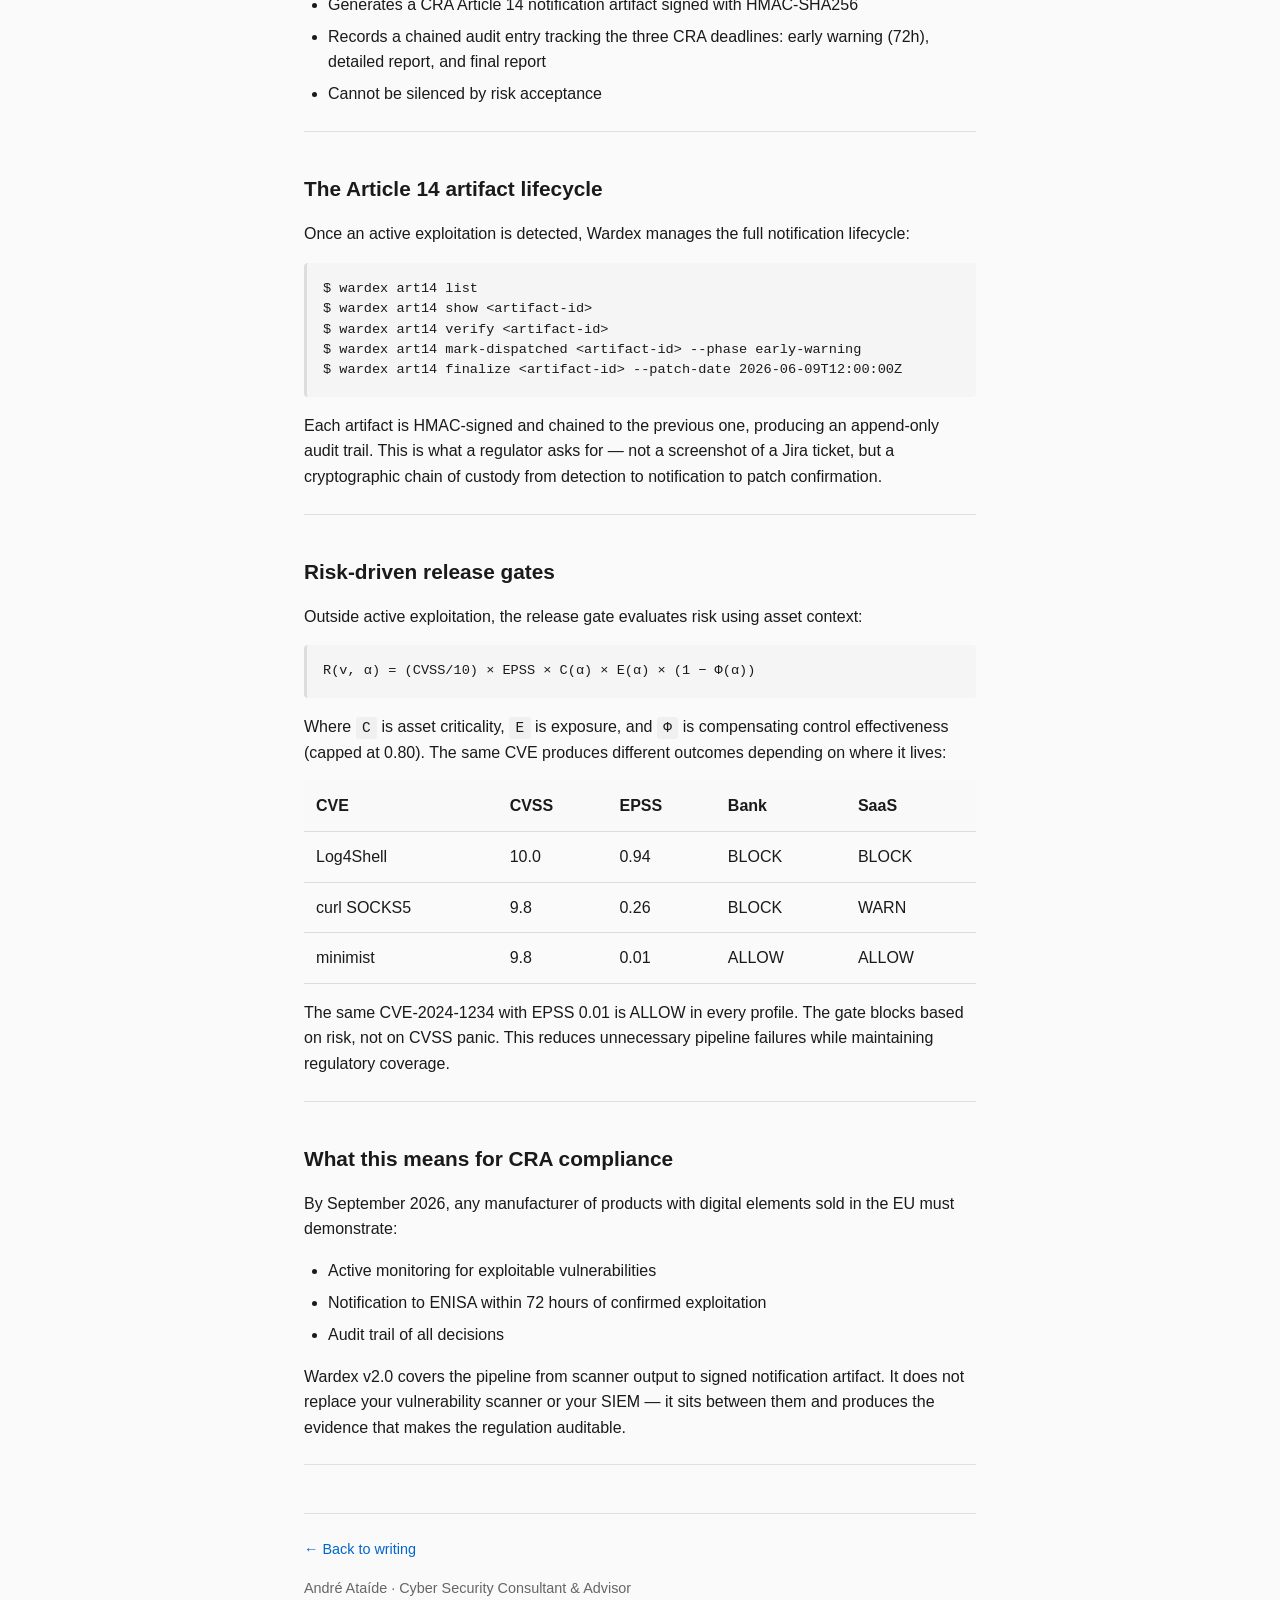
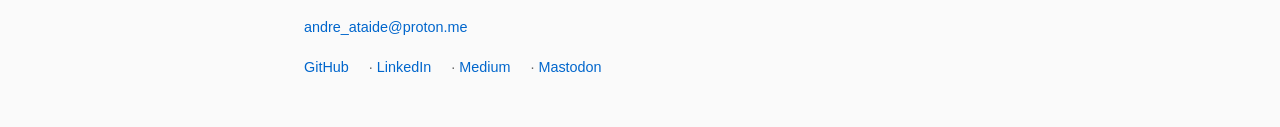
<file: writing/wardex-v2-cra-evidence.html>
<!DOCTYPE html>
<html lang="en">
<head>
    <meta charset="UTF-8">
    <meta name="viewport" content="width=device-width, initial-scale=1.0">
    <meta name="author" content="André Ataíde">
    <meta name="description" content="Wardex v2.0 transforms vulnerability scanners into CRA-compliant audit evidence. KEV correlation, HMAC-signed notification artifacts, and release gates that understand asset context.">
    <title>Wardex v2.0: CRA Article 14 Evidence, KEV Correlation, and Risk-Driven Release Gates — André Ataíde</title>
    <link rel="stylesheet" href="../css/site.css">
</head>
<body>
    <div class="container">
        <header>
            <div><a href="https://had-nu.github.io/">André Ataíde</a></div>
            <div class="breadcrumb"><a href="https://had-nu.github.io/writing/index.html">writing</a></div>
        </header>

        <div class="date">June 16, 2026</div>
        <h1>Wardex v2.0: CRA Article 14 Evidence, KEV Correlation, and Risk-Driven Release Gates</h1>
        <p><em>Turning vulnerability scanners into CRA-compliant audit evidence without changing how your team ships.</em></p>

        <hr>

        <h2>The problem with scanner output</h2>

        <p>The Cyber Resilience Act Article 14 enters force in September 2026. If your software ships to the EU market, you need a notification pipeline for actively exploited vulnerabilities — not just a policy, but demonstrable evidence of detection, assessment, and decision.</p>

        <p>Wardex v2.0 implements the full notification path. It takes what your scanner already produces and transforms it into signed, dated, chained audit artifacts that survive regulatory scrutiny.</p>

        <p>A Grype or Trivy JSON output tells you what CVEs exist. It does not tell you:</p>

        <ul>
            <li>Which of those CVEs are being actively exploited right now</li>
            <li>Whether the asset context (criticality, exposure, compensating controls) changes the risk calculus</li>
            <li>Who decided what, when, and with what criteria</li>
        </ul>

        <p>For CRA compliance, the third point is the one that matters most. The regulation does not ask for the patch — it asks for the record of who assessed the risk, when, and what was decided.</p>

        <hr>

        <h2>KEV correlation: from noise to signal</h2>

        <p>The first step is knowing which CVEs in your inventory are being actively exploited. Wardex correlates scanner output against the CISA Known Exploited Vulnerabilities catalog:</p>

<pre><code>$ curl -sSL https://www.cisa.gov/sites/default/files/feeds/known_exploited_vulnerabilities.json \
    -o kev-catalogue.json

$ wardex convert grype grype-output.json --kev kev-catalogue.json</code></pre>

        <p>The output is a structured YAML file with each vulnerability annotated with <code>actively_exploited: true/false</code>, KEV dateAdded, and CISA notes. This is the input to the release gate evaluation.</p>

        <hr>

        <h2>Active exploitation hard stop (exit code 12)</h2>

        <p>When a vulnerability is actively exploited, Wardex introduces a hard stop distinct from normal gate blocking:</p>

<pre><code>$ wardex evaluate --evidence vulns.yaml --config wardex-config.yaml

# Exit code: 12 (ActivelyExploited)
# This cannot be overridden by risk acceptance</code></pre>

        <p>The <code>12</code> exit code is intentional — it must be handled explicitly in CI/CD pipelines. Unlike the standard gate block (exit 10), an active exploitation stop:</p>

        <ul>
            <li>Generates a CRA Article 14 notification artifact signed with HMAC-SHA256</li>
            <li>Records a chained audit entry tracking the three CRA deadlines: early warning (72h), detailed report, and final report</li>
            <li>Cannot be silenced by risk acceptance</li>
        </ul>

        <hr>

        <h2>The Article 14 artifact lifecycle</h2>

        <p>Once an active exploitation is detected, Wardex manages the full notification lifecycle:</p>

<pre><code>$ wardex art14 list
$ wardex art14 show &lt;artifact-id&gt;
$ wardex art14 verify &lt;artifact-id&gt;
$ wardex art14 mark-dispatched &lt;artifact-id&gt; --phase early-warning
$ wardex art14 finalize &lt;artifact-id&gt; --patch-date 2026-06-09T12:00:00Z</code></pre>

        <p>Each artifact is HMAC-signed and chained to the previous one, producing an append-only audit trail. This is what a regulator asks for — not a screenshot of a Jira ticket, but a cryptographic chain of custody from detection to notification to patch confirmation.</p>

        <hr>

        <h2>Risk-driven release gates</h2>

        <p>Outside active exploitation, the release gate evaluates risk using asset context:</p>

<pre><code>R(v, α) = (CVSS/10) × EPSS × C(α) × E(α) × (1 − Φ(α))</code></pre>

        <p>Where <code>C</code> is asset criticality, <code>E</code> is exposure, and <code>Φ</code> is compensating control effectiveness (capped at 0.80). The same CVE produces different outcomes depending on where it lives:</p>

        <table>
            <tr><th>CVE</th><th>CVSS</th><th>EPSS</th><th>Bank</th><th>SaaS</th></tr>
            <tr><td>Log4Shell</td><td>10.0</td><td>0.94</td><td>BLOCK</td><td>BLOCK</td></tr>
            <tr><td>curl SOCKS5</td><td>9.8</td><td>0.26</td><td>BLOCK</td><td>WARN</td></tr>
            <tr><td>minimist</td><td>9.8</td><td>0.01</td><td>ALLOW</td><td>ALLOW</td></tr>
        </table>

        <p>The same CVE-2024-1234 with EPSS 0.01 is ALLOW in every profile. The gate blocks based on risk, not on CVSS panic. This reduces unnecessary pipeline failures while maintaining regulatory coverage.</p>

        <hr>

        <h2>What this means for CRA compliance</h2>

        <p>By September 2026, any manufacturer of products with digital elements sold in the EU must demonstrate:</p>

        <ul>
            <li>Active monitoring for exploitable vulnerabilities</li>
            <li>Notification to ENISA within 72 hours of confirmed exploitation</li>
            <li>Audit trail of all decisions</li>
        </ul>

        <p>Wardex v2.0 covers the pipeline from scanner output to signed notification artifact. It does not replace your vulnerability scanner or your SIEM — it sits between them and produces the evidence that makes the regulation auditable.</p>

        <hr>

        <footer>
            <div><a href="https://had-nu.github.io/writing/index.html">← Back to writing</a></div>
            <p style="margin-top: 1rem;">André Ataíde · Cyber Security Consultant &amp; Advisor</p>
            <p><a href="mailto:andre_ataide@proton.me">andre_ataide@proton.me</a></p>
            <p style="margin-top: 0.5rem;">
                <a href="https://github.com/had-nu/">GitHub</a> ·
                <a href="https://www.linkedin.com/in/andre-ataide/">LinkedIn</a> ·
                <a href="https://medium.com/@hadnu">Medium</a> ·
                <a href="https://mastodon.social/@hadnu">Mastodon</a>
            </p>
        </footer>
    </div>
</body>
</html>
</file>
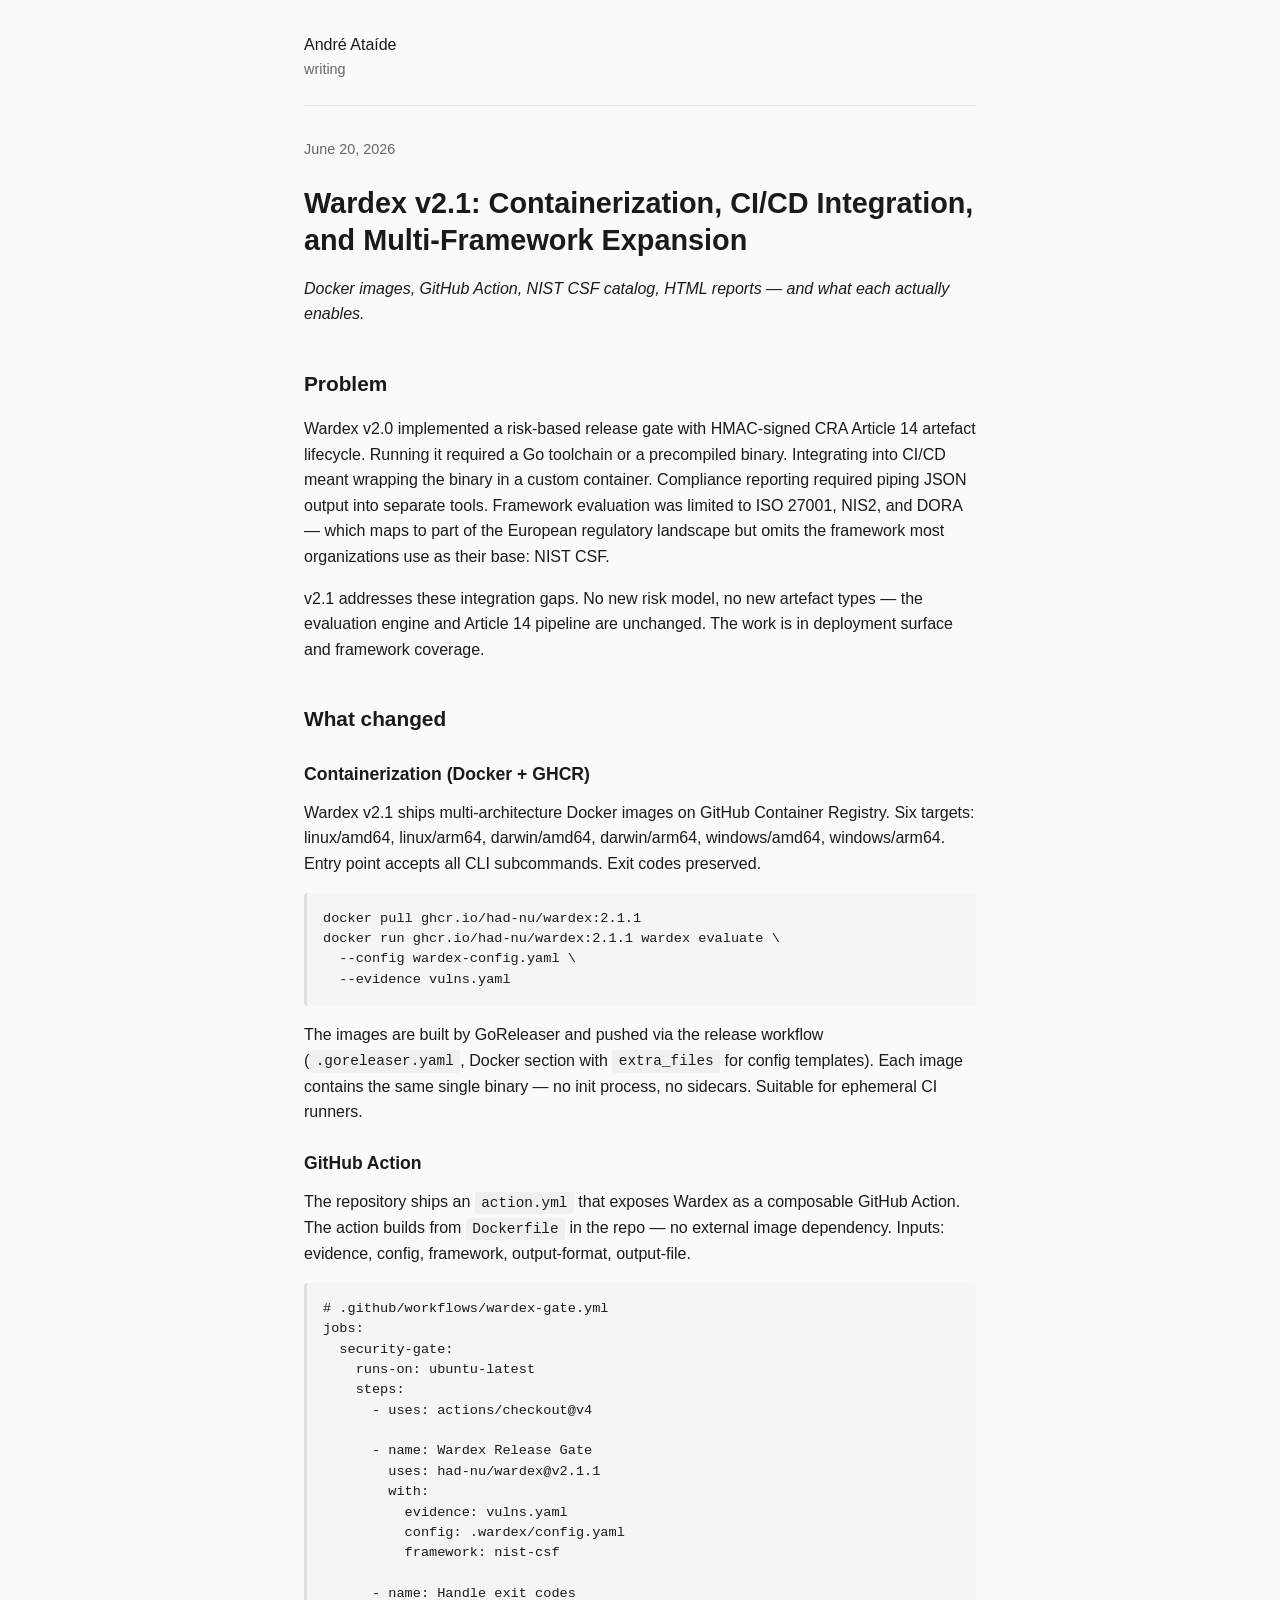
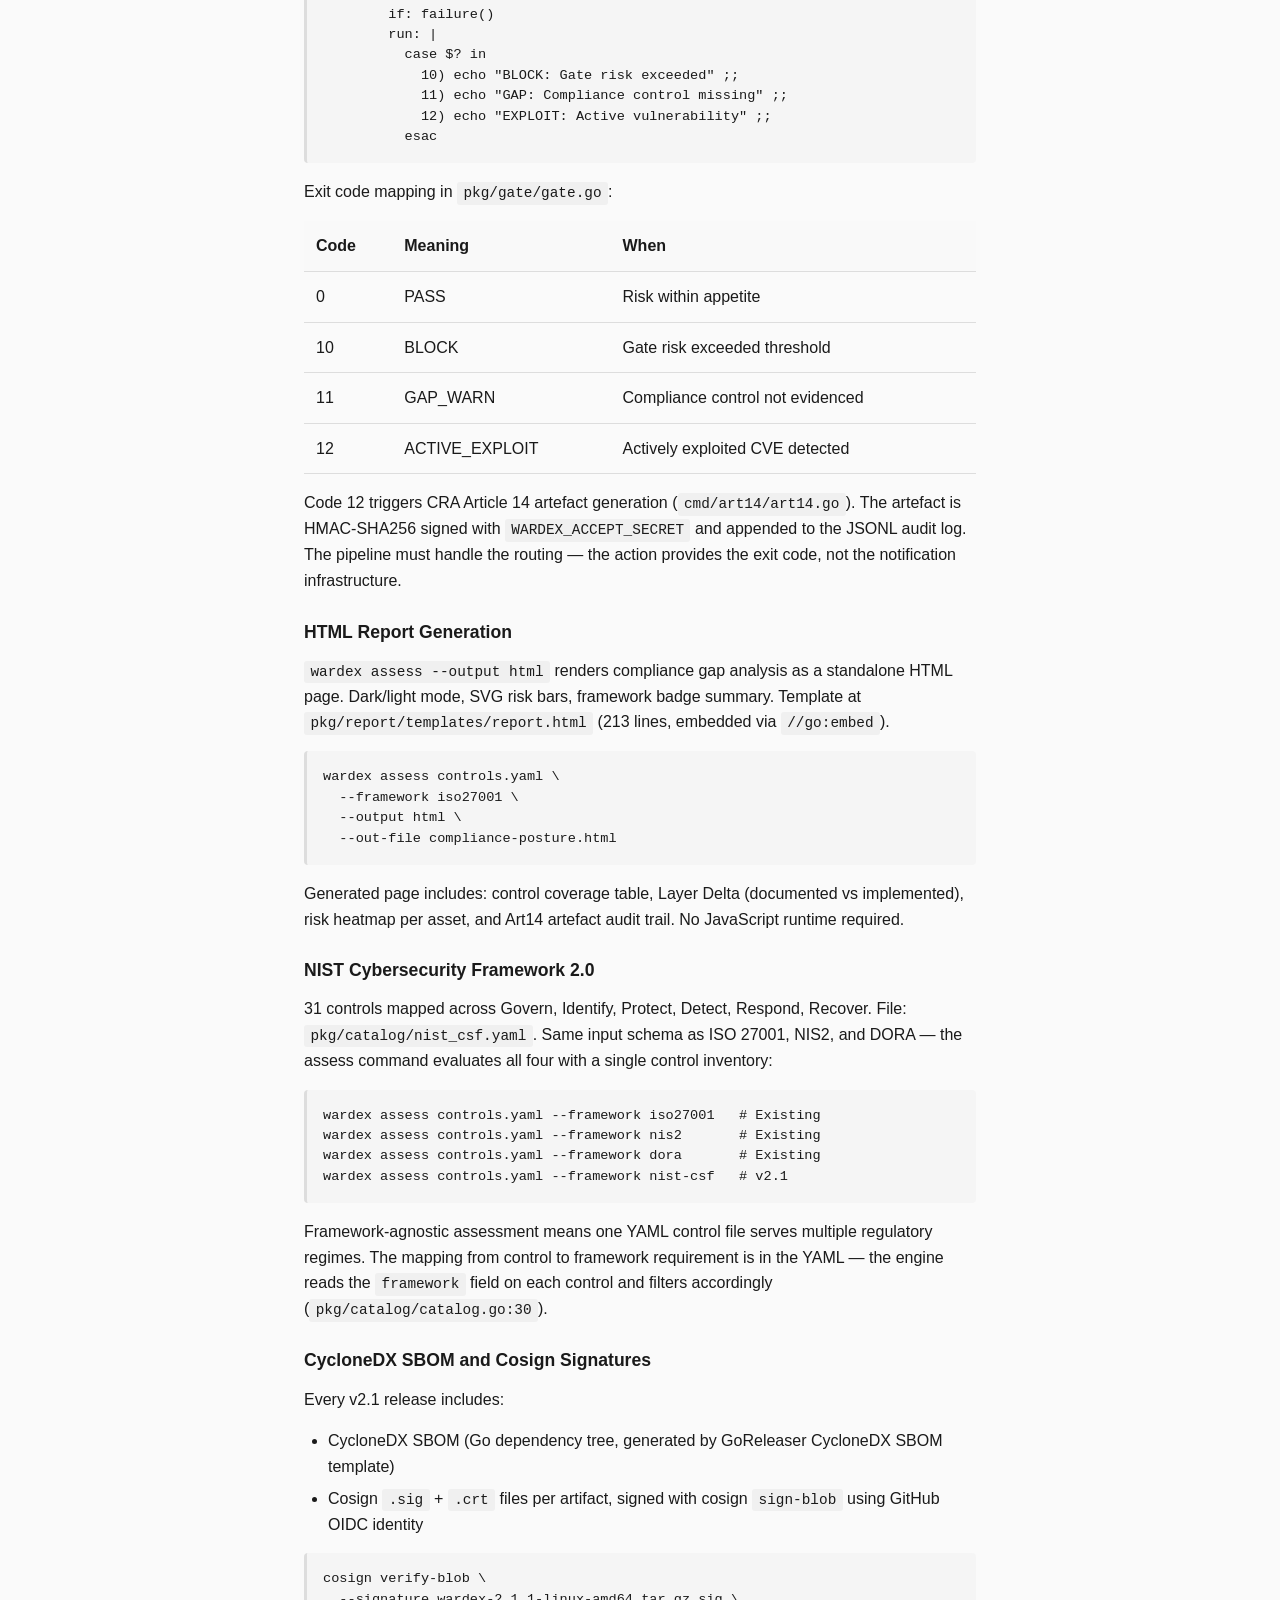
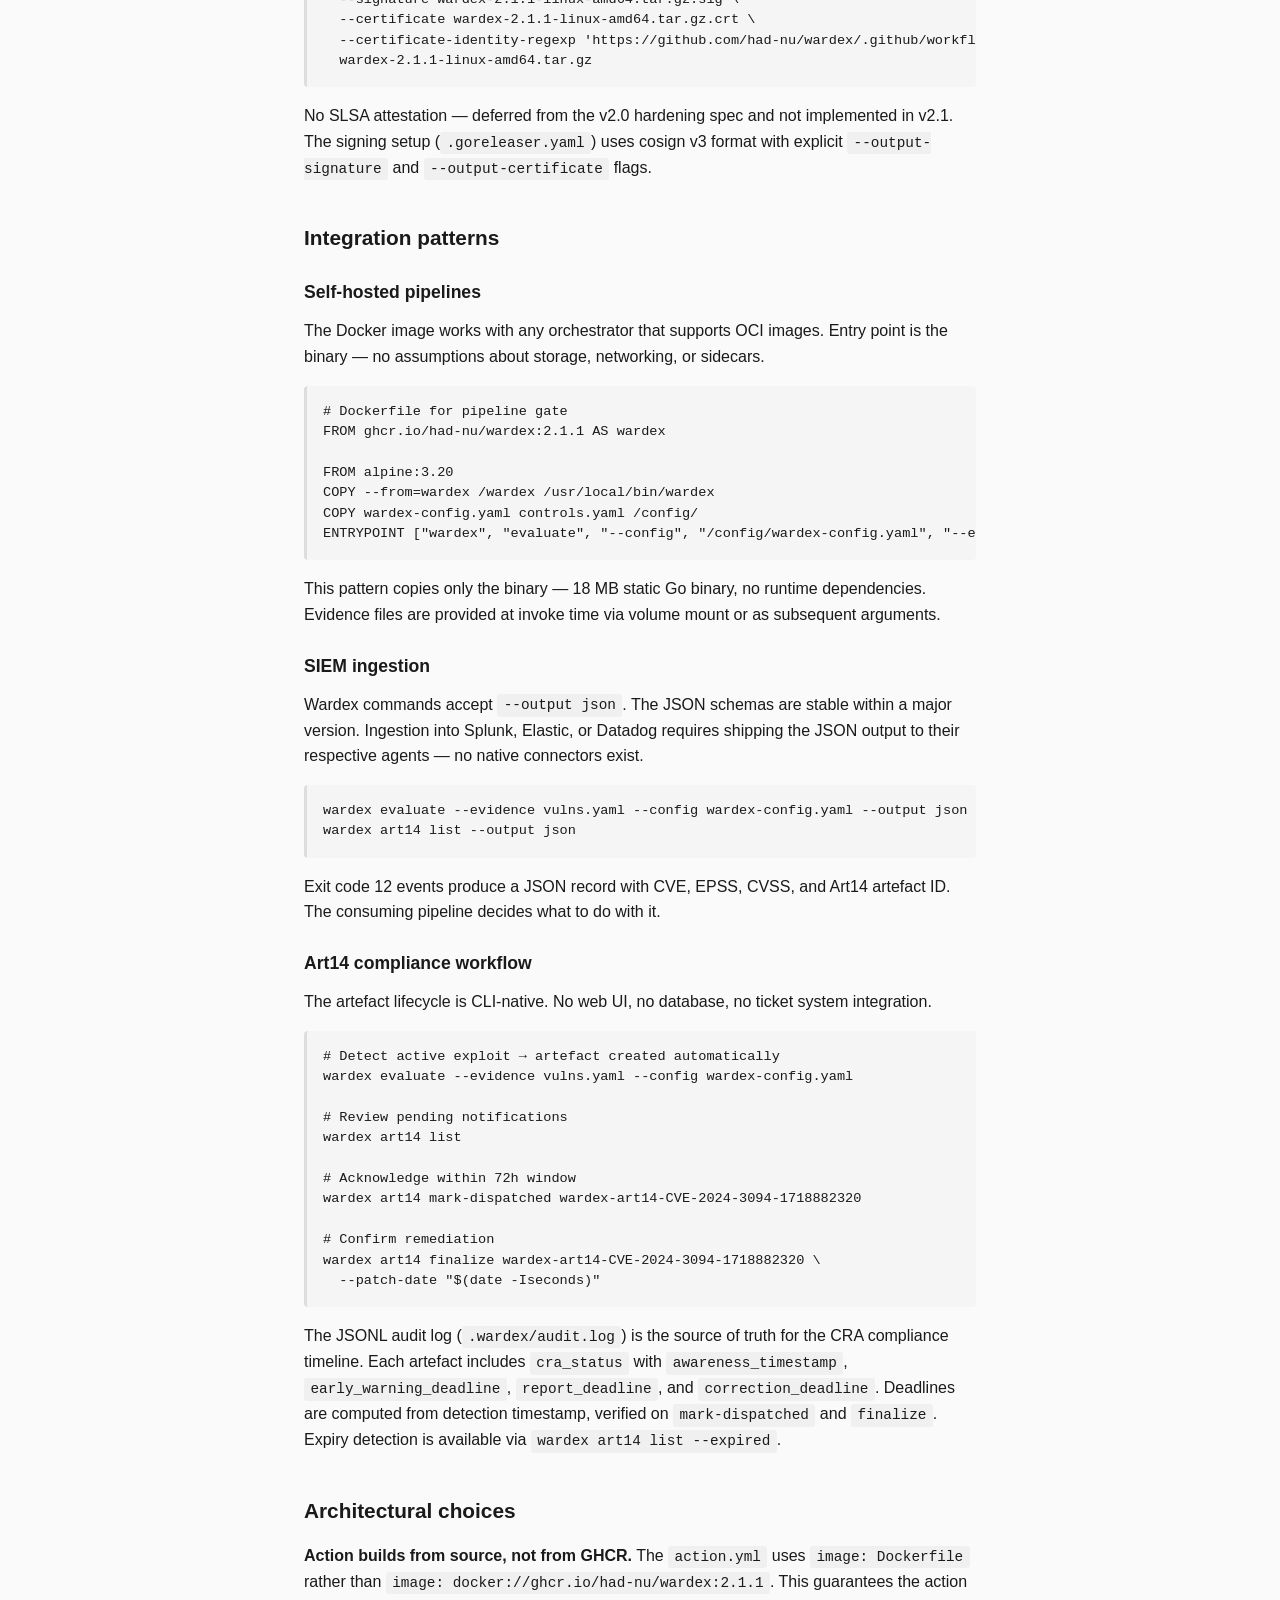
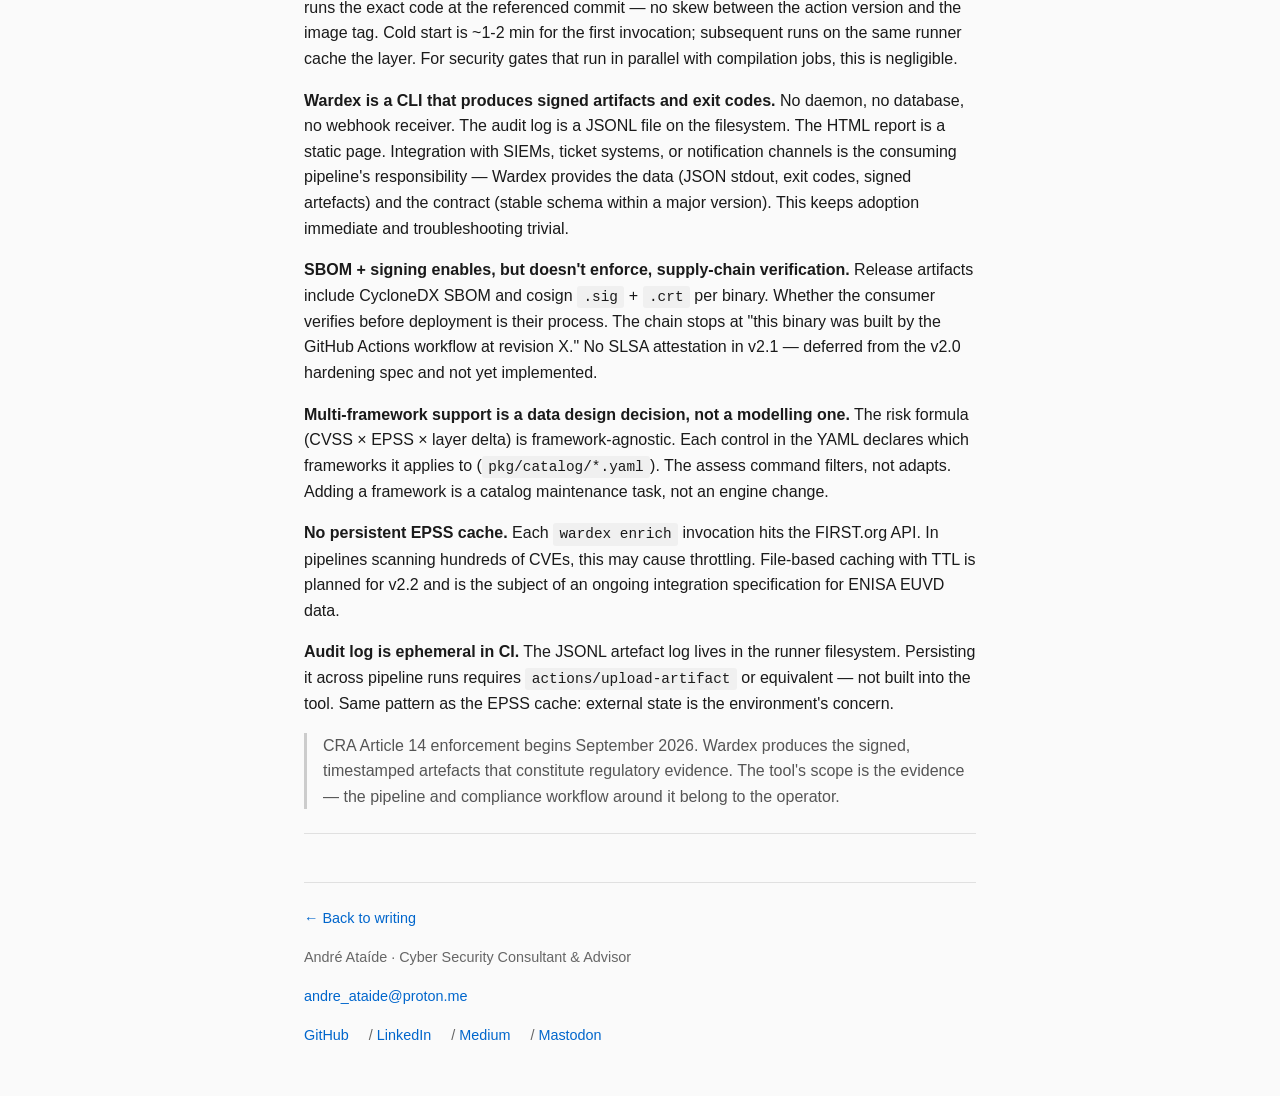
<file: writing/wardex-v2.1-article.html>
<!DOCTYPE html>
<html lang="en">
<head>
    <meta charset="UTF-8">
    <meta name="viewport" content="width=device-width, initial-scale=1.0">
    <meta name="author" content="André Ataíde">
    <meta name="description" content="Wardex v2.1 adds Docker images, GitHub Action, NIST CSF catalog, and HTML report generation to the CRA Article 14 compliance pipeline. Technical walkthrough of what changed and why.">
    <title>Wardex v2.1: Containerization, CI/CD Integration, and Multi-Framework Expansion — André Ataíde</title>
    <link rel="stylesheet" href="../css/site.css">
</head>
<body>
    <div class="container">
        <header>
            <div><a href="https://had-nu.github.io/">André Ataíde</a></div>
            <div class="breadcrumb"><a href="https://had-nu.github.io/writing/index.html">writing</a></div>
        </header>

        <div class="date">June 20, 2026</div>
        <h1>Wardex v2.1: Containerization, CI/CD Integration, and Multi-Framework Expansion</h1>
        <p><em>Docker images, GitHub Action, NIST CSF catalog, HTML reports — and what each actually enables.</em></p>

        <h2>Problem</h2>

        <p>Wardex v2.0 implemented a risk-based release gate with HMAC-signed CRA Article 14 artefact lifecycle. Running it required a Go toolchain or a precompiled binary. Integrating into CI/CD meant wrapping the binary in a custom container. Compliance reporting required piping JSON output into separate tools. Framework evaluation was limited to ISO 27001, NIS2, and DORA — which maps to part of the European regulatory landscape but omits the framework most organizations use as their base: NIST CSF.</p>

        <p>v2.1 addresses these integration gaps. No new risk model, no new artefact types — the evaluation engine and Article 14 pipeline are unchanged. The work is in deployment surface and framework coverage.</p>

        <h2>What changed</h2>

        <h3>Containerization (Docker + GHCR)</h3>

        <p>Wardex v2.1 ships multi-architecture Docker images on GitHub Container Registry. Six targets: linux/amd64, linux/arm64, darwin/amd64, darwin/arm64, windows/amd64, windows/arm64. Entry point accepts all CLI subcommands. Exit codes preserved.</p>

        <pre><code>docker pull ghcr.io/had-nu/wardex:2.1.1
docker run ghcr.io/had-nu/wardex:2.1.1 wardex evaluate \
  --config wardex-config.yaml \
  --evidence vulns.yaml</code></pre>

        <p>The images are built by GoReleaser and pushed via the release workflow (<code>.goreleaser.yaml</code>, Docker section with <code>extra_files</code> for config templates). Each image contains the same single binary — no init process, no sidecars. Suitable for ephemeral CI runners.</p>

        <h3>GitHub Action</h3>

        <p>The repository ships an <code>action.yml</code> that exposes Wardex as a composable GitHub Action. The action builds from <code>Dockerfile</code> in the repo — no external image dependency. Inputs: evidence, config, framework, output-format, output-file.</p>

        <pre><code># .github/workflows/wardex-gate.yml
jobs:
  security-gate:
    runs-on: ubuntu-latest
    steps:
      - uses: actions/checkout@v4

      - name: Wardex Release Gate
        uses: had-nu/wardex@v2.1.1
        with:
          evidence: vulns.yaml
          config: .wardex/config.yaml
          framework: nist-csf

      - name: Handle exit codes
        if: failure()
        run: |
          case $? in
            10) echo "BLOCK: Gate risk exceeded" ;;
            11) echo "GAP: Compliance control missing" ;;
            12) echo "EXPLOIT: Active vulnerability" ;;
          esac</code></pre>

        <p>Exit code mapping in <code>pkg/gate/gate.go</code>:</p>

        <table>
            <tr><th>Code</th><th>Meaning</th><th>When</th></tr>
            <tr><td>0</td><td>PASS</td><td>Risk within appetite</td></tr>
            <tr><td>10</td><td>BLOCK</td><td>Gate risk exceeded threshold</td></tr>
            <tr><td>11</td><td>GAP_WARN</td><td>Compliance control not evidenced</td></tr>
            <tr><td>12</td><td>ACTIVE_EXPLOIT</td><td>Actively exploited CVE detected</td></tr>
        </table>

        <p>Code 12 triggers CRA Article 14 artefact generation (<code>cmd/art14/art14.go</code>). The artefact is HMAC-SHA256 signed with <code>WARDEX_ACCEPT_SECRET</code> and appended to the JSONL audit log. The pipeline must handle the routing — the action provides the exit code, not the notification infrastructure.</p>

        <h3>HTML Report Generation</h3>

        <p><code>wardex assess --output html</code> renders compliance gap analysis as a standalone HTML page. Dark/light mode, SVG risk bars, framework badge summary. Template at <code>pkg/report/templates/report.html</code> (213 lines, embedded via <code>//go:embed</code>).</p>

        <pre><code>wardex assess controls.yaml \
  --framework iso27001 \
  --output html \
  --out-file compliance-posture.html</code></pre>

        <p>Generated page includes: control coverage table, Layer Delta (documented vs implemented), risk heatmap per asset, and Art14 artefact audit trail. No JavaScript runtime required.</p>

        <h3>NIST Cybersecurity Framework 2.0</h3>

        <p>31 controls mapped across Govern, Identify, Protect, Detect, Respond, Recover. File: <code>pkg/catalog/nist_csf.yaml</code>. Same input schema as ISO 27001, NIS2, and DORA — the assess command evaluates all four with a single control inventory:</p>

        <pre><code>wardex assess controls.yaml --framework iso27001   # Existing
wardex assess controls.yaml --framework nis2       # Existing
wardex assess controls.yaml --framework dora       # Existing
wardex assess controls.yaml --framework nist-csf   # v2.1</code></pre>

        <p>Framework-agnostic assessment means one YAML control file serves multiple regulatory regimes. The mapping from control to framework requirement is in the YAML — the engine reads the <code>framework</code> field on each control and filters accordingly (<code>pkg/catalog/catalog.go:30</code>).</p>

        <h3>CycloneDX SBOM and Cosign Signatures</h3>

        <p>Every v2.1 release includes:</p>
        <ul style="margin-left: 1.5rem; margin-bottom: 1rem;">
            <li>CycloneDX SBOM (Go dependency tree, generated by GoReleaser CycloneDX SBOM template)</li>
            <li>Cosign <code>.sig</code> + <code>.crt</code> files per artifact, signed with cosign <code>sign-blob</code> using GitHub OIDC identity</li>
        </ul>

        <pre><code>cosign verify-blob \
  --signature wardex-2.1.1-linux-amd64.tar.gz.sig \
  --certificate wardex-2.1.1-linux-amd64.tar.gz.crt \
  --certificate-identity-regexp 'https://github.com/had-nu/wardex/.github/workflows/.*' \
  wardex-2.1.1-linux-amd64.tar.gz</code></pre>

        <p>No SLSA attestation — deferred from the v2.0 hardening spec and not implemented in v2.1. The signing setup (<code>.goreleaser.yaml</code>) uses cosign v3 format with explicit <code>--output-signature</code> and <code>--output-certificate</code> flags.</p>

        <h2>Integration patterns</h2>

        <h3>Self-hosted pipelines</h3>

        <p>The Docker image works with any orchestrator that supports OCI images. Entry point is the binary — no assumptions about storage, networking, or sidecars.</p>

        <pre><code># Dockerfile for pipeline gate
FROM ghcr.io/had-nu/wardex:2.1.1 AS wardex

FROM alpine:3.20
COPY --from=wardex /wardex /usr/local/bin/wardex
COPY wardex-config.yaml controls.yaml /config/
ENTRYPOINT ["wardex", "evaluate", "--config", "/config/wardex-config.yaml", "--evidence"]</code></pre>

        <p>This pattern copies only the binary — 18 MB static Go binary, no runtime dependencies. Evidence files are provided at invoke time via volume mount or as subsequent arguments.</p>

        <h3>SIEM ingestion</h3>

        <p>Wardex commands accept <code>--output json</code>. The JSON schemas are stable within a major version. Ingestion into Splunk, Elastic, or Datadog requires shipping the JSON output to their respective agents — no native connectors exist.</p>

        <pre><code>wardex evaluate --evidence vulns.yaml --config wardex-config.yaml --output json
wardex art14 list --output json</code></pre>

        <p>Exit code 12 events produce a JSON record with CVE, EPSS, CVSS, and Art14 artefact ID. The consuming pipeline decides what to do with it.</p>

        <h3>Art14 compliance workflow</h3>

        <p>The artefact lifecycle is CLI-native. No web UI, no database, no ticket system integration.</p>

        <pre><code># Detect active exploit → artefact created automatically
wardex evaluate --evidence vulns.yaml --config wardex-config.yaml

# Review pending notifications
wardex art14 list

# Acknowledge within 72h window
wardex art14 mark-dispatched wardex-art14-CVE-2024-3094-1718882320

# Confirm remediation
wardex art14 finalize wardex-art14-CVE-2024-3094-1718882320 \
  --patch-date "$(date -Iseconds)"</code></pre>

        <p>The JSONL audit log (<code>.wardex/audit.log</code>) is the source of truth for the CRA compliance timeline. Each artefact includes <code>cra_status</code> with <code>awareness_timestamp</code>, <code>early_warning_deadline</code>, <code>report_deadline</code>, and <code>correction_deadline</code>. Deadlines are computed from detection timestamp, verified on <code>mark-dispatched</code> and <code>finalize</code>. Expiry detection is available via <code>wardex art14 list --expired</code>.</p>

        <h2>Architectural choices</h2>

        <p><strong>Action builds from source, not from GHCR.</strong> The <code>action.yml</code> uses <code>image: Dockerfile</code> rather than <code>image: docker://ghcr.io/had-nu/wardex:2.1.1</code>. This guarantees the action runs the exact code at the referenced commit — no skew between the action version and the image tag. Cold start is ~1-2 min for the first invocation; subsequent runs on the same runner cache the layer. For security gates that run in parallel with compilation jobs, this is negligible.</p>

        <p><strong>Wardex is a CLI that produces signed artifacts and exit codes.</strong> No daemon, no database, no webhook receiver. The audit log is a JSONL file on the filesystem. The HTML report is a static page. Integration with SIEMs, ticket systems, or notification channels is the consuming pipeline's responsibility — Wardex provides the data (JSON stdout, exit codes, signed artefacts) and the contract (stable schema within a major version). This keeps adoption immediate and troubleshooting trivial.</p>

        <p><strong>SBOM + signing enables, but doesn't enforce, supply-chain verification.</strong> Release artifacts include CycloneDX SBOM and cosign <code>.sig</code> + <code>.crt</code> per binary. Whether the consumer verifies before deployment is their process. The chain stops at "this binary was built by the GitHub Actions workflow at revision X." No SLSA attestation in v2.1 — deferred from the v2.0 hardening spec and not yet implemented.</p>

        <p><strong>Multi-framework support is a data design decision, not a modelling one.</strong> The risk formula (CVSS × EPSS × layer delta) is framework-agnostic. Each control in the YAML declares which frameworks it applies to (<code>pkg/catalog/*.yaml</code>). The assess command filters, not adapts. Adding a framework is a catalog maintenance task, not an engine change.</p>

        <p><strong>No persistent EPSS cache.</strong> Each <code>wardex enrich</code> invocation hits the FIRST.org API. In pipelines scanning hundreds of CVEs, this may cause throttling. File-based caching with TTL is planned for v2.2 and is the subject of an ongoing integration specification for ENISA EUVD data.</p>

        <p><strong>Audit log is ephemeral in CI.</strong> The JSONL artefact log lives in the runner filesystem. Persisting it across pipeline runs requires <code>actions/upload-artifact</code> or equivalent — not built into the tool. Same pattern as the EPSS cache: external state is the environment's concern.</p>

        <blockquote>
            <p>CRA Article 14 enforcement begins September 2026. Wardex produces the signed, timestamped artefacts that constitute regulatory evidence. The tool's scope is the evidence — the pipeline and compliance workflow around it belong to the operator.</p>
        </blockquote>

        <hr>

        <footer>
            <div><a href="https://had-nu.github.io/writing/index.html">← Back to writing</a></div>
            <p style="margin-top: 1rem;">André Ataíde · Cyber Security Consultant &amp; Advisor</p>
            <p><a href="mailto:andre_ataide@proton.me">andre_ataide@proton.me</a></p>
            <p style="margin-top: 0.5rem;">
                <a href="https://github.com/had-nu/">GitHub</a> /
                <a href="https://www.linkedin.com/in/andre-ataide/">LinkedIn</a> /
                <a href="https://medium.com/@hadnu">Medium</a> /
                <a href="https://mastodon.social/@hadnu">Mastodon</a>
            </p>
        </footer>
    </div>
</body>
</html>
</file>
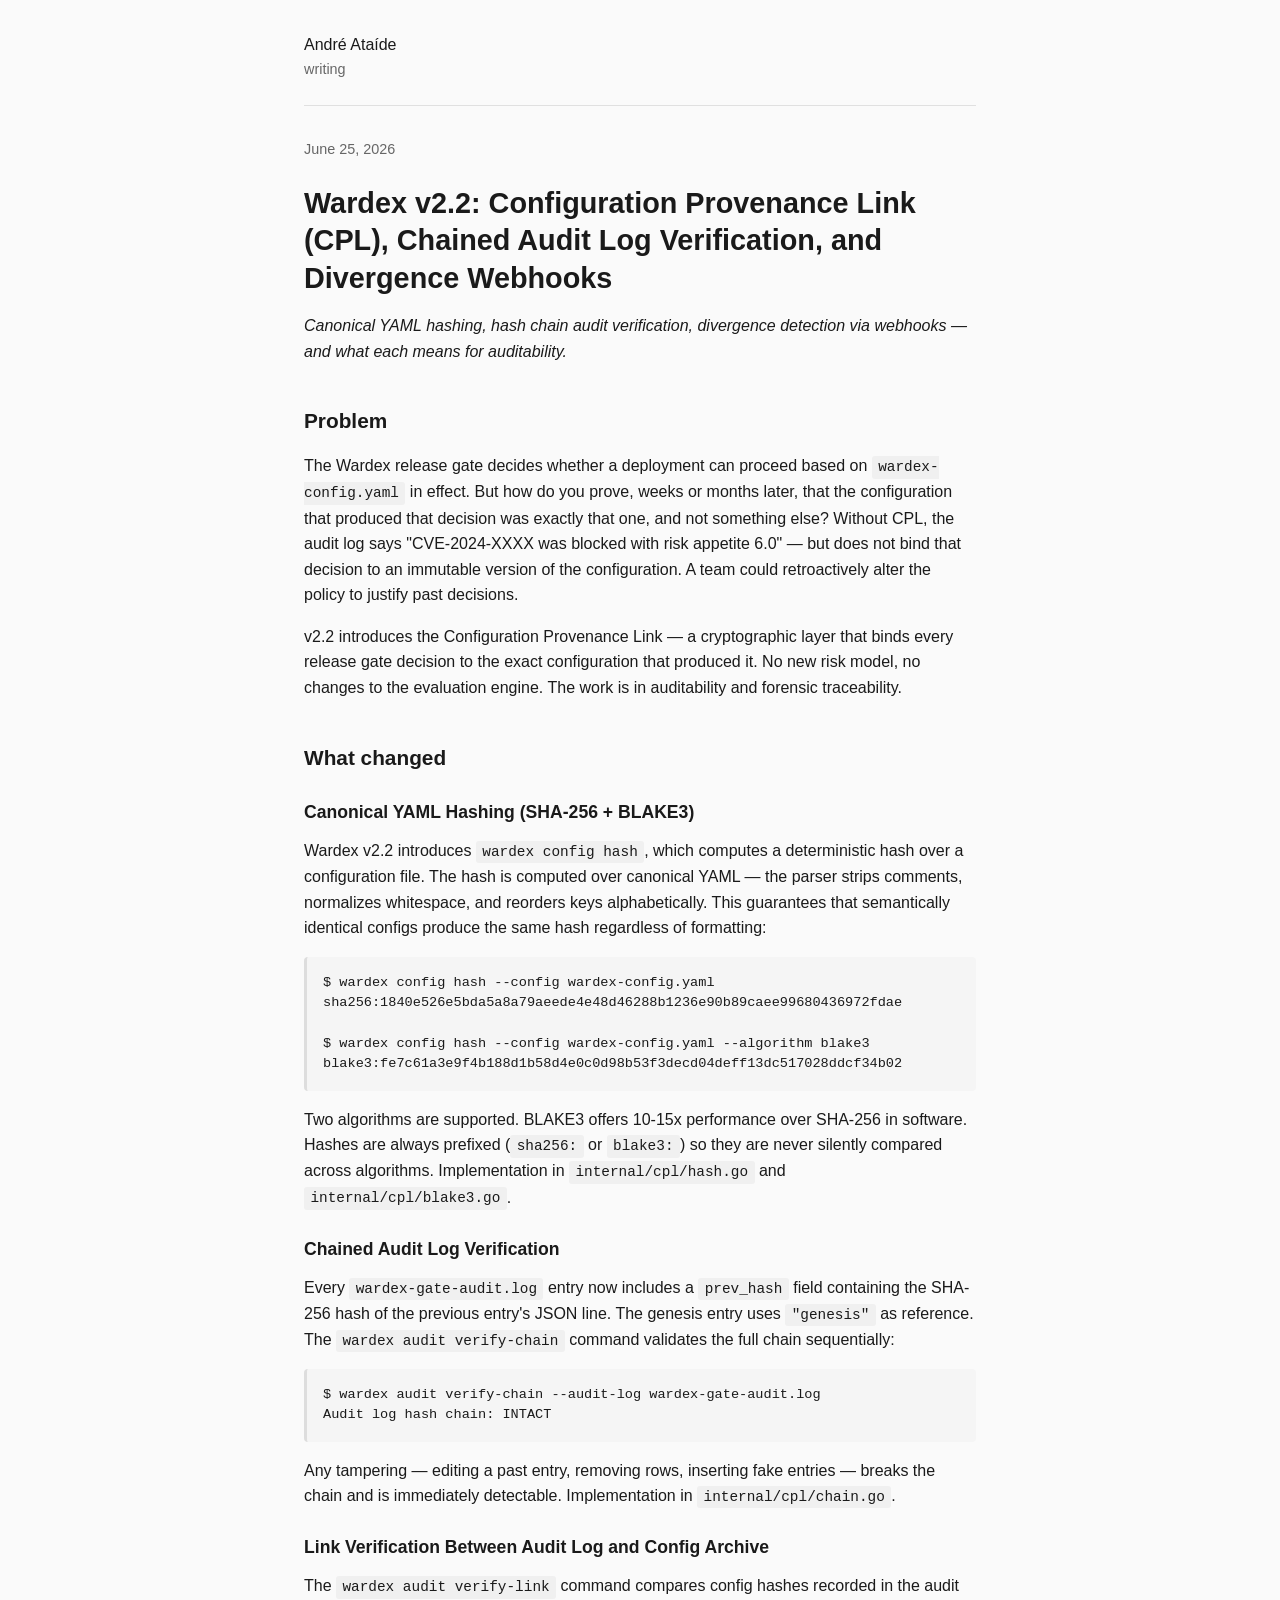
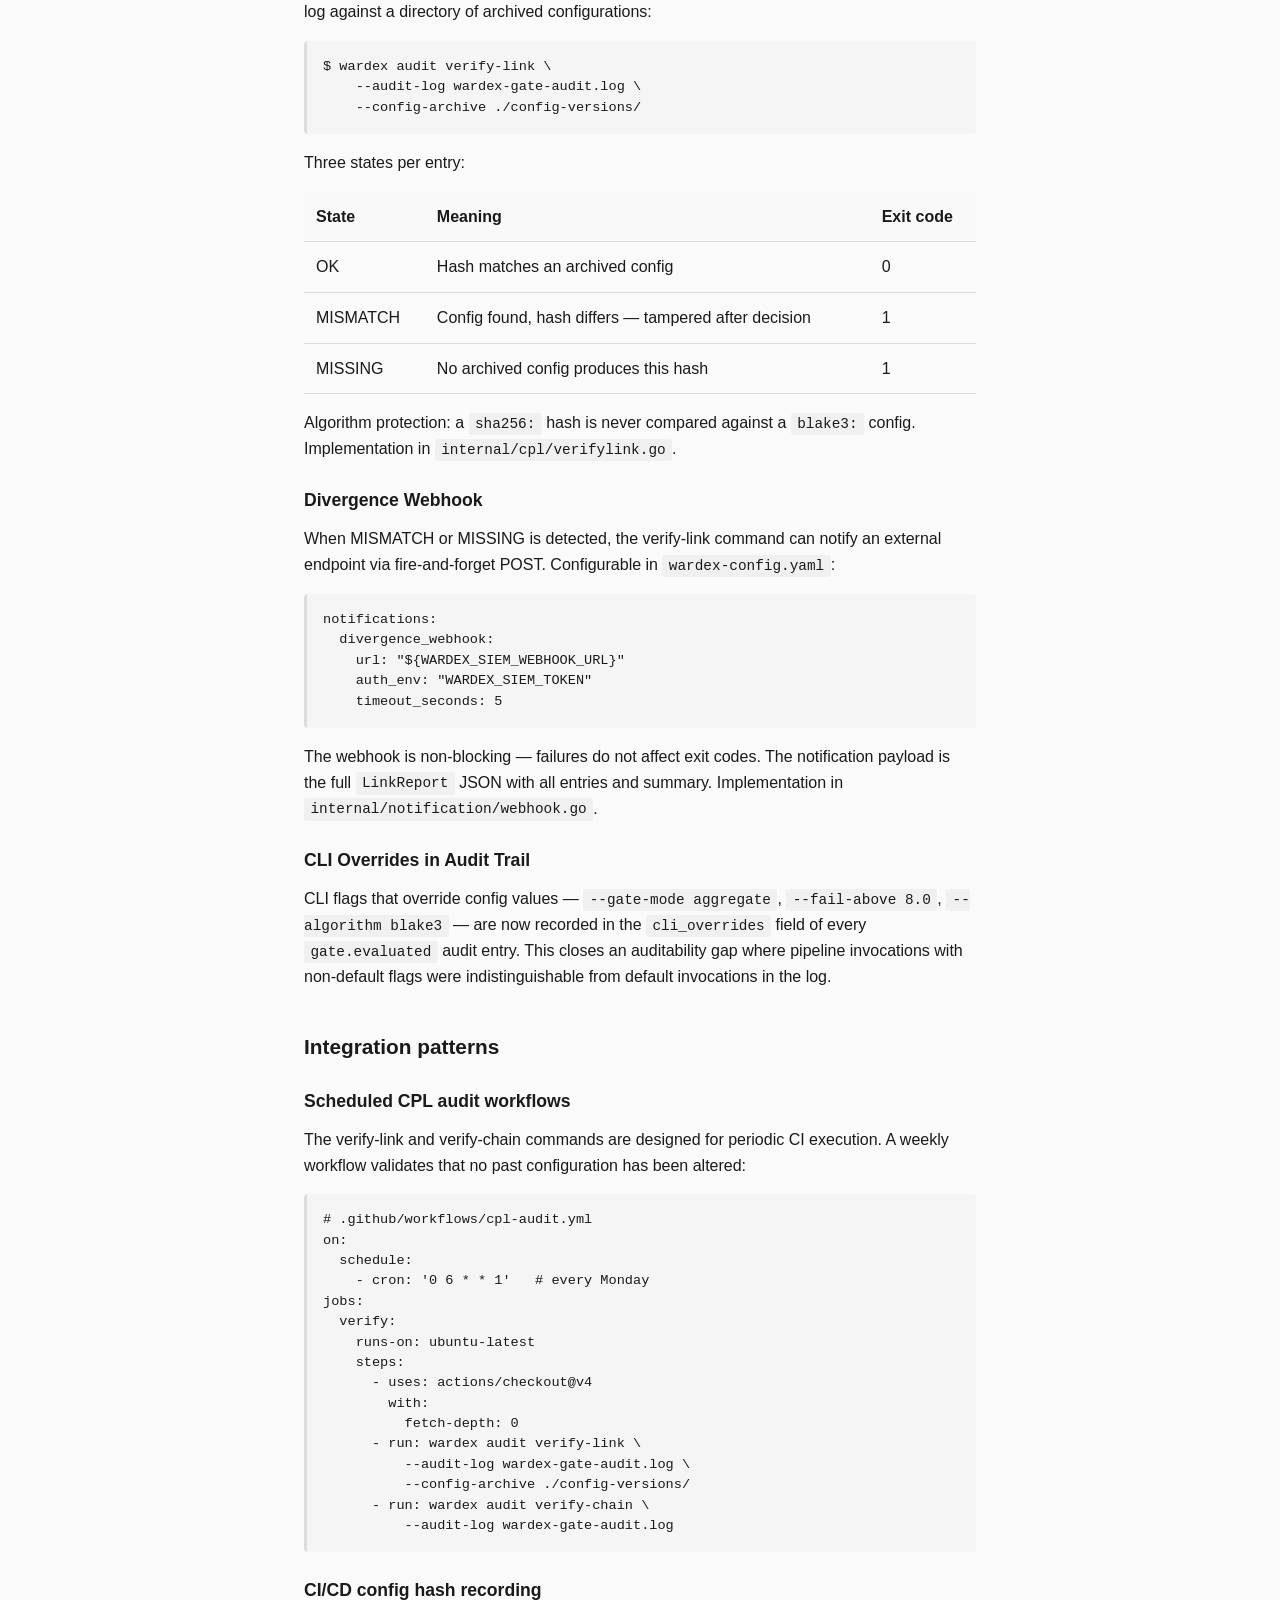
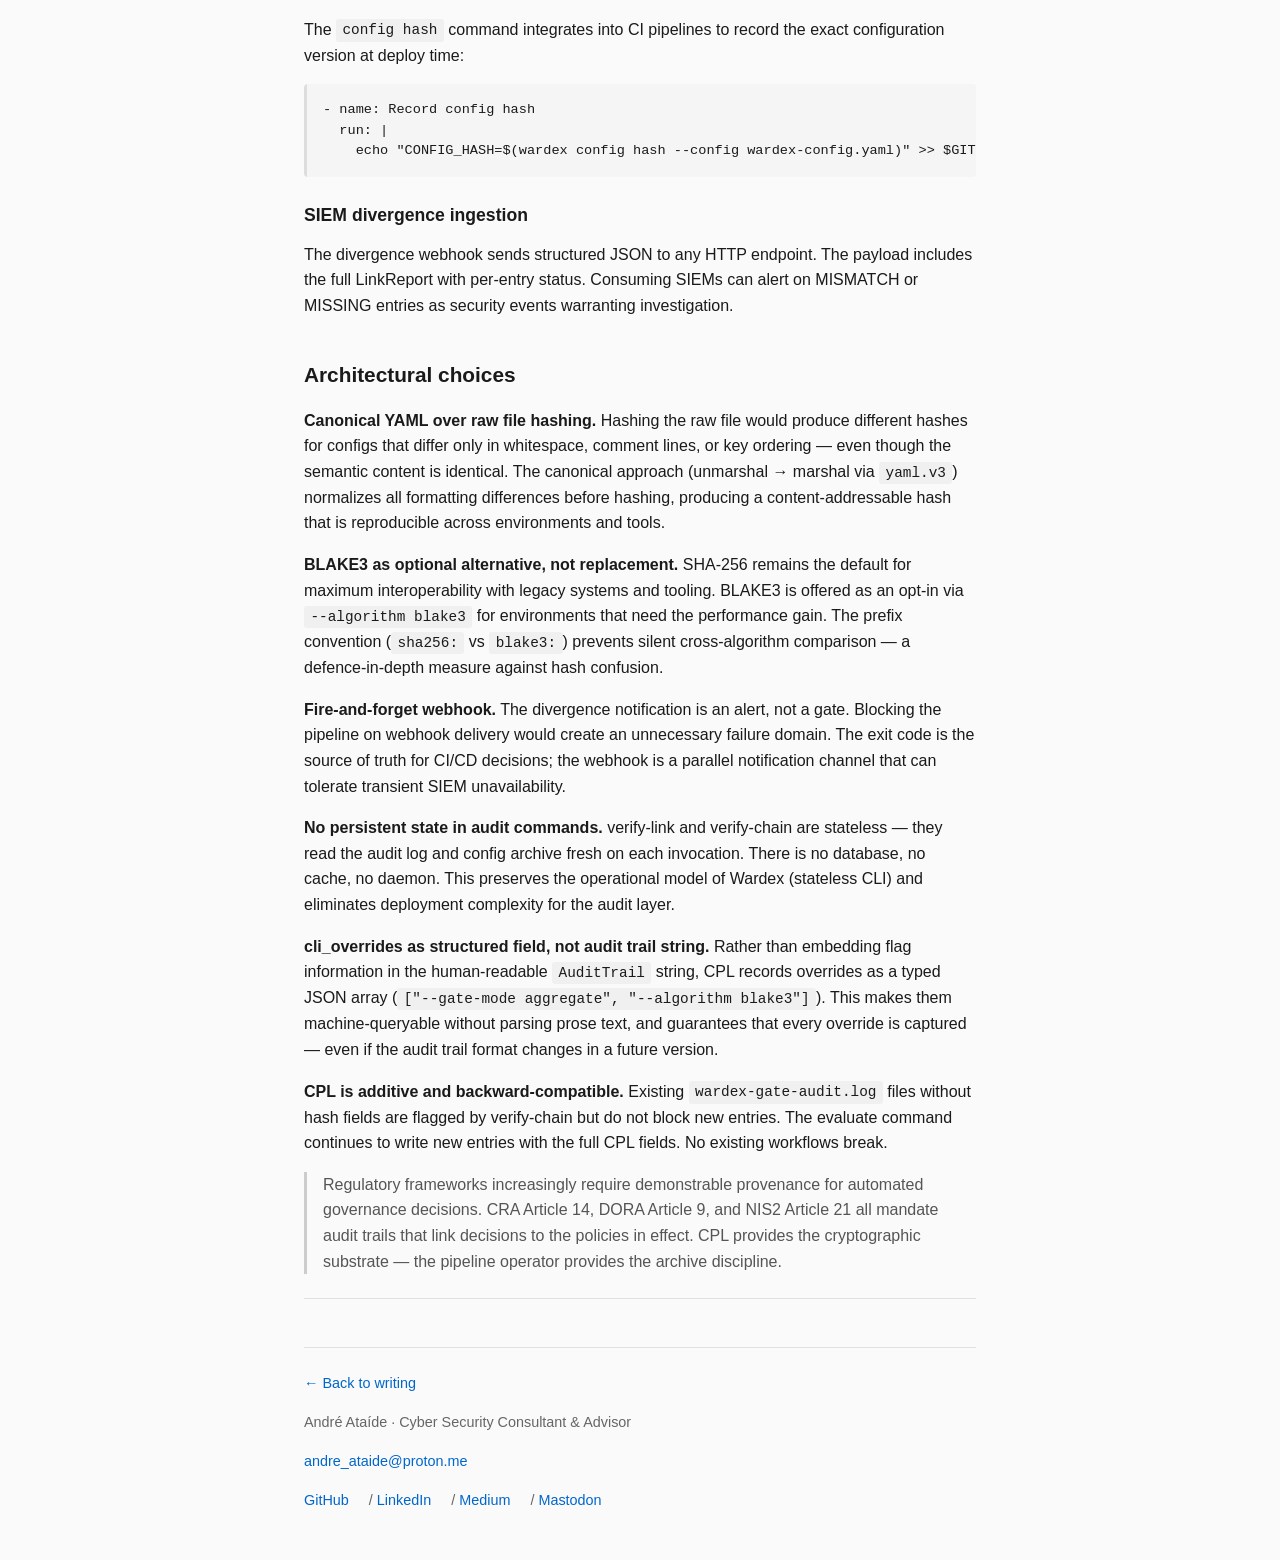
<file: writing/wardex-v2.2-cpl-article.html>
<!DOCTYPE html>
<html lang="en">
<head>
    <meta charset="UTF-8">
    <meta name="viewport" content="width=device-width, initial-scale=1.0">
    <meta name="author" content="André Ataíde">
    <meta name="description" content="Wardex v2.2 adds Configuration Provenance Link (CPL) — SHA-256 and BLAKE3 config hashing, chained audit log verification, and divergence webhooks for forensically verifiable release gate decisions.">
    <title>Wardex v2.2: Configuration Provenance Link (CPL), Chained Audit Log Verification, and Divergence Webhooks — André Ataíde</title>
    <link rel="stylesheet" href="../css/site.css">
</head>
<body>
    <div class="container">
        <header>
            <div><a href="https://had-nu.github.io/">André Ataíde</a></div>
            <div class="breadcrumb"><a href="https://had-nu.github.io/writing/index.html">writing</a></div>
        </header>

        <div class="date">June 25, 2026</div>
        <h1>Wardex v2.2: Configuration Provenance Link (CPL), Chained Audit Log Verification, and Divergence Webhooks</h1>
        <p><em>Canonical YAML hashing, hash chain audit verification, divergence detection via webhooks — and what each means for auditability.</em></p>

        <h2>Problem</h2>

        <p>The Wardex release gate decides whether a deployment can proceed based on <code>wardex-config.yaml</code> in effect. But how do you prove, weeks or months later, that the configuration that produced that decision was exactly that one, and not something else? Without CPL, the audit log says "CVE-2024-XXXX was blocked with risk appetite 6.0" — but does not bind that decision to an immutable version of the configuration. A team could retroactively alter the policy to justify past decisions.</p>

        <p>v2.2 introduces the Configuration Provenance Link — a cryptographic layer that binds every release gate decision to the exact configuration that produced it. No new risk model, no changes to the evaluation engine. The work is in auditability and forensic traceability.</p>

        <h2>What changed</h2>

        <h3>Canonical YAML Hashing (SHA-256 + BLAKE3)</h3>

        <p>Wardex v2.2 introduces <code>wardex config hash</code>, which computes a deterministic hash over a configuration file. The hash is computed over canonical YAML — the parser strips comments, normalizes whitespace, and reorders keys alphabetically. This guarantees that semantically identical configs produce the same hash regardless of formatting:</p>

        <pre><code>$ wardex config hash --config wardex-config.yaml
sha256:1840e526e5bda5a8a79aeede4e48d46288b1236e90b89caee99680436972fdae

$ wardex config hash --config wardex-config.yaml --algorithm blake3
blake3:fe7c61a3e9f4b188d1b58d4e0c0d98b53f3decd04deff13dc517028ddcf34b02</code></pre>

        <p>Two algorithms are supported. BLAKE3 offers 10-15x performance over SHA-256 in software. Hashes are always prefixed (<code>sha256:</code> or <code>blake3:</code>) so they are never silently compared across algorithms. Implementation in <code>internal/cpl/hash.go</code> and <code>internal/cpl/blake3.go</code>.</p>

        <h3>Chained Audit Log Verification</h3>

        <p>Every <code>wardex-gate-audit.log</code> entry now includes a <code>prev_hash</code> field containing the SHA-256 hash of the previous entry's JSON line. The genesis entry uses <code>"genesis"</code> as reference. The <code>wardex audit verify-chain</code> command validates the full chain sequentially:</p>

        <pre><code>$ wardex audit verify-chain --audit-log wardex-gate-audit.log
Audit log hash chain: INTACT</code></pre>

        <p>Any tampering — editing a past entry, removing rows, inserting fake entries — breaks the chain and is immediately detectable. Implementation in <code>internal/cpl/chain.go</code>.</p>

        <h3>Link Verification Between Audit Log and Config Archive</h3>

        <p>The <code>wardex audit verify-link</code> command compares config hashes recorded in the audit log against a directory of archived configurations:</p>

        <pre><code>$ wardex audit verify-link \
    --audit-log wardex-gate-audit.log \
    --config-archive ./config-versions/</code></pre>

        <p>Three states per entry:</p>

        <table>
            <tr><th>State</th><th>Meaning</th><th>Exit code</th></tr>
            <tr><td>OK</td><td>Hash matches an archived config</td><td>0</td></tr>
            <tr><td>MISMATCH</td><td>Config found, hash differs — tampered after decision</td><td>1</td></tr>
            <tr><td>MISSING</td><td>No archived config produces this hash</td><td>1</td></tr>
        </table>

        <p>Algorithm protection: a <code>sha256:</code> hash is never compared against a <code>blake3:</code> config. Implementation in <code>internal/cpl/verifylink.go</code>.</p>

        <h3>Divergence Webhook</h3>

        <p>When MISMATCH or MISSING is detected, the verify-link command can notify an external endpoint via fire-and-forget POST. Configurable in <code>wardex-config.yaml</code>:</p>

        <pre><code>notifications:
  divergence_webhook:
    url: "${WARDEX_SIEM_WEBHOOK_URL}"
    auth_env: "WARDEX_SIEM_TOKEN"
    timeout_seconds: 5</code></pre>

        <p>The webhook is non-blocking — failures do not affect exit codes. The notification payload is the full <code>LinkReport</code> JSON with all entries and summary. Implementation in <code>internal/notification/webhook.go</code>.</p>

        <h3>CLI Overrides in Audit Trail</h3>

        <p>CLI flags that override config values — <code>--gate-mode aggregate</code>, <code>--fail-above 8.0</code>, <code>--algorithm blake3</code> — are now recorded in the <code>cli_overrides</code> field of every <code>gate.evaluated</code> audit entry. This closes an auditability gap where pipeline invocations with non-default flags were indistinguishable from default invocations in the log.</p>

        <h2>Integration patterns</h2>

        <h3>Scheduled CPL audit workflows</h3>

        <p>The verify-link and verify-chain commands are designed for periodic CI execution. A weekly workflow validates that no past configuration has been altered:</p>

        <pre><code># .github/workflows/cpl-audit.yml
on:
  schedule:
    - cron: '0 6 * * 1'   # every Monday
jobs:
  verify:
    runs-on: ubuntu-latest
    steps:
      - uses: actions/checkout@v4
        with:
          fetch-depth: 0
      - run: wardex audit verify-link \
          --audit-log wardex-gate-audit.log \
          --config-archive ./config-versions/
      - run: wardex audit verify-chain \
          --audit-log wardex-gate-audit.log</code></pre>

        <h3>CI/CD config hash recording</h3>

        <p>The <code>config hash</code> command integrates into CI pipelines to record the exact configuration version at deploy time:</p>

        <pre><code>- name: Record config hash
  run: |
    echo "CONFIG_HASH=$(wardex config hash --config wardex-config.yaml)" >> $GITHUB_ENV</code></pre>

        <h3>SIEM divergence ingestion</h3>

        <p>The divergence webhook sends structured JSON to any HTTP endpoint. The payload includes the full LinkReport with per-entry status. Consuming SIEMs can alert on MISMATCH or MISSING entries as security events warranting investigation.</p>

        <h2>Architectural choices</h2>

        <p><strong>Canonical YAML over raw file hashing.</strong> Hashing the raw file would produce different hashes for configs that differ only in whitespace, comment lines, or key ordering — even though the semantic content is identical. The canonical approach (unmarshal → marshal via <code>yaml.v3</code>) normalizes all formatting differences before hashing, producing a content-addressable hash that is reproducible across environments and tools.</p>

        <p><strong>BLAKE3 as optional alternative, not replacement.</strong> SHA-256 remains the default for maximum interoperability with legacy systems and tooling. BLAKE3 is offered as an opt-in via <code>--algorithm blake3</code> for environments that need the performance gain. The prefix convention (<code>sha256:</code> vs <code>blake3:</code>) prevents silent cross-algorithm comparison — a defence-in-depth measure against hash confusion.</p>

        <p><strong>Fire-and-forget webhook.</strong> The divergence notification is an alert, not a gate. Blocking the pipeline on webhook delivery would create an unnecessary failure domain. The exit code is the source of truth for CI/CD decisions; the webhook is a parallel notification channel that can tolerate transient SIEM unavailability.</p>

        <p><strong>No persistent state in audit commands.</strong> verify-link and verify-chain are stateless — they read the audit log and config archive fresh on each invocation. There is no database, no cache, no daemon. This preserves the operational model of Wardex (stateless CLI) and eliminates deployment complexity for the audit layer.</p>

        <p><strong>cli_overrides as structured field, not audit trail string.</strong> Rather than embedding flag information in the human-readable <code>AuditTrail</code> string, CPL records overrides as a typed JSON array (<code>["--gate-mode aggregate", "--algorithm blake3"]</code>). This makes them machine-queryable without parsing prose text, and guarantees that every override is captured — even if the audit trail format changes in a future version.</p>

        <p><strong>CPL is additive and backward-compatible.</strong> Existing <code>wardex-gate-audit.log</code> files without hash fields are flagged by verify-chain but do not block new entries. The evaluate command continues to write new entries with the full CPL fields. No existing workflows break.</p>

        <blockquote>
            <p>Regulatory frameworks increasingly require demonstrable provenance for automated governance decisions. CRA Article 14, DORA Article 9, and NIS2 Article 21 all mandate audit trails that link decisions to the policies in effect. CPL provides the cryptographic substrate — the pipeline operator provides the archive discipline.</p>
        </blockquote>

        <hr>

        <footer>
            <div><a href="https://had-nu.github.io/writing/index.html">← Back to writing</a></div>
            <p style="margin-top: 1rem;">André Ataíde · Cyber Security Consultant &amp; Advisor</p>
            <p><a href="mailto:andre_ataide@proton.me">andre_ataide@proton.me</a></p>
            <p style="margin-top: 0.5rem;">
                <a href="https://github.com/had-nu/">GitHub</a> /
                <a href="https://www.linkedin.com/in/andre-ataide/">LinkedIn</a> /
                <a href="https://medium.com/@hadnu">Medium</a> /
                <a href="https://mastodon.social/@hadnu">Mastodon</a>
            </p>
        </footer>
    </div>
</body>
</html>
</file>
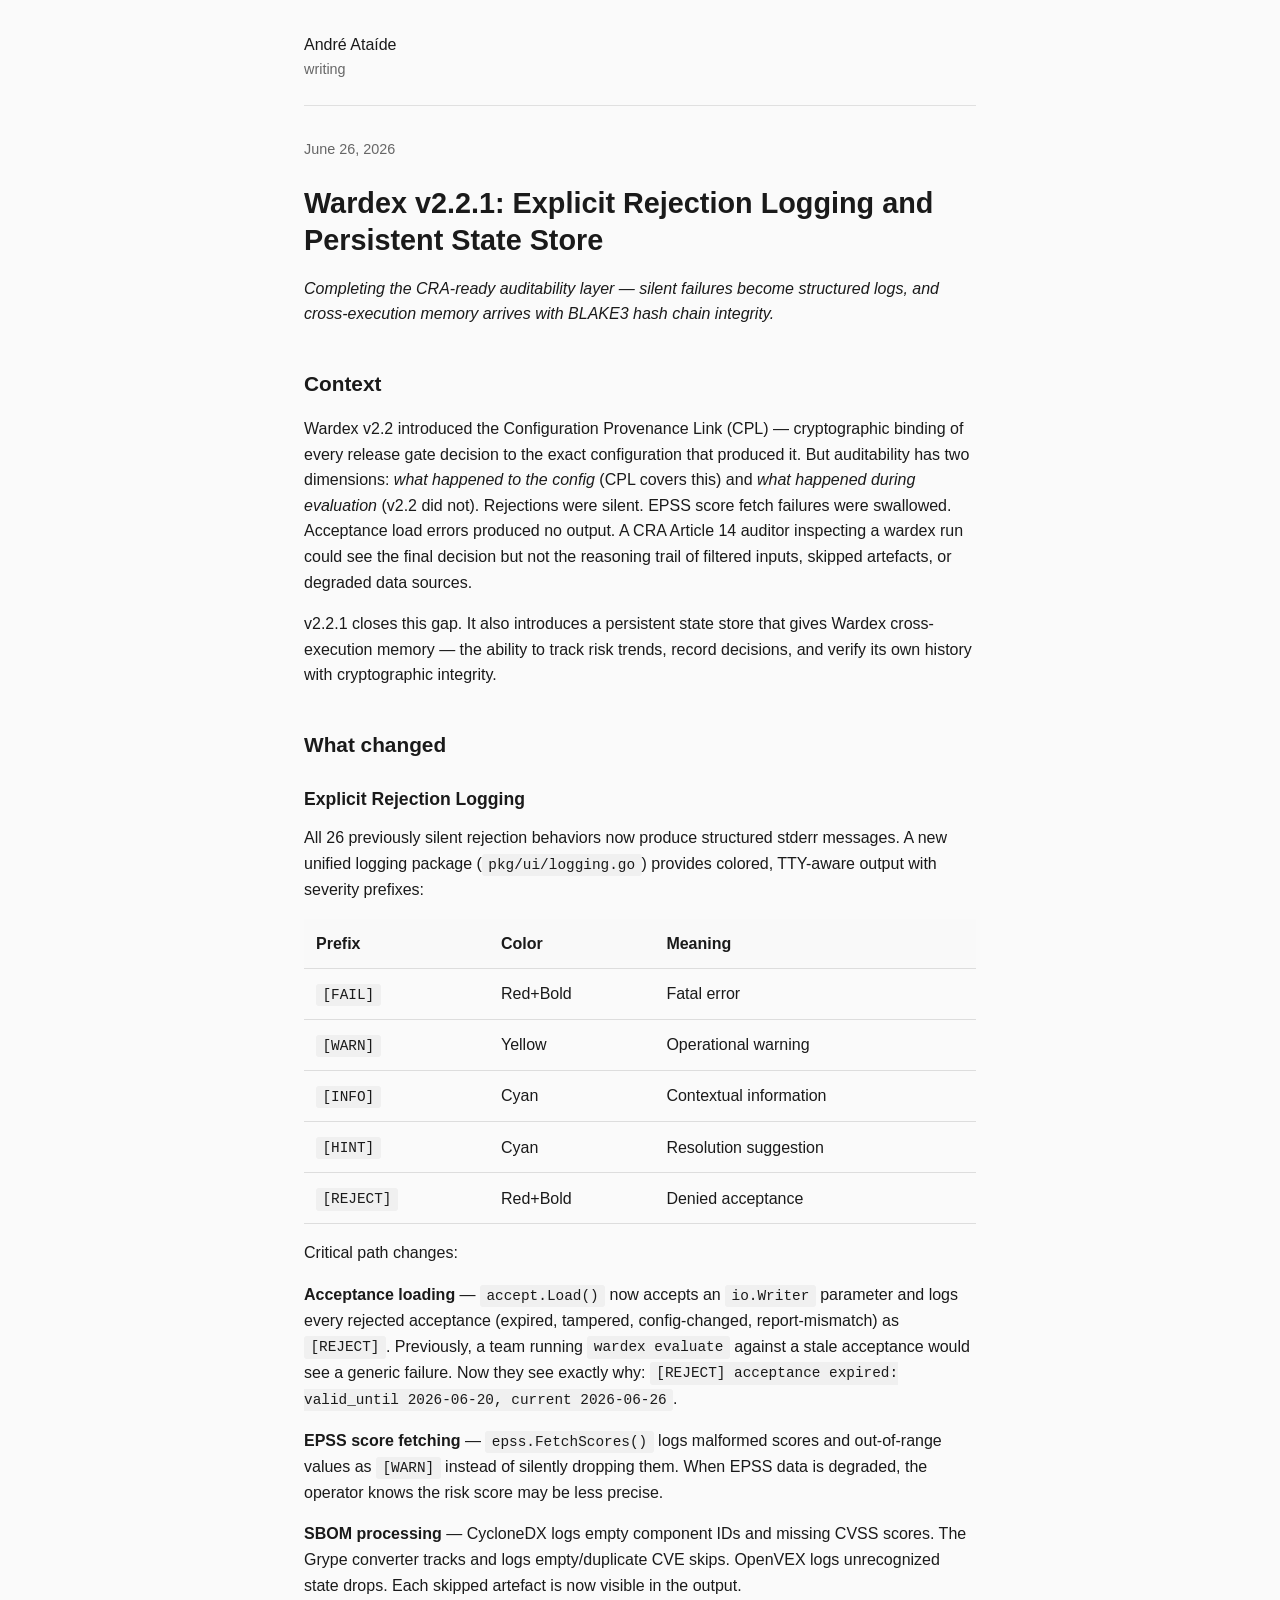
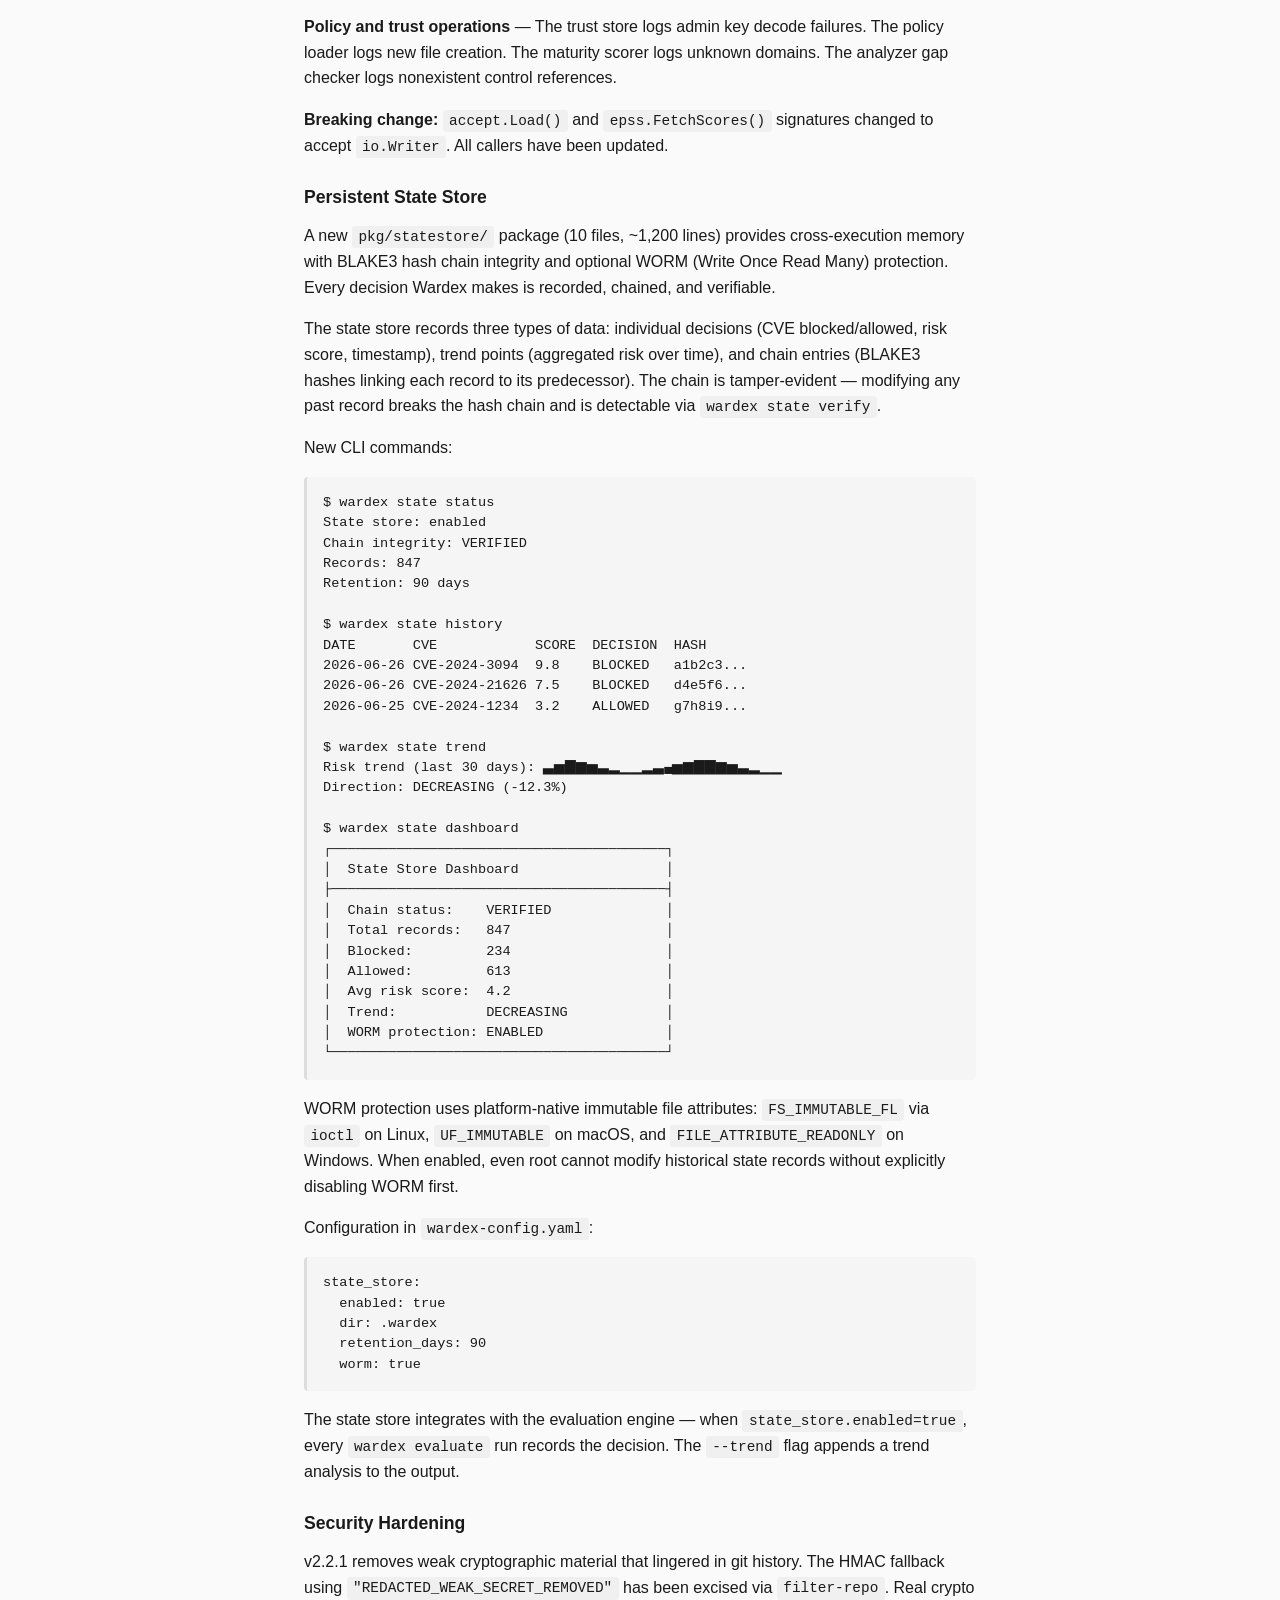
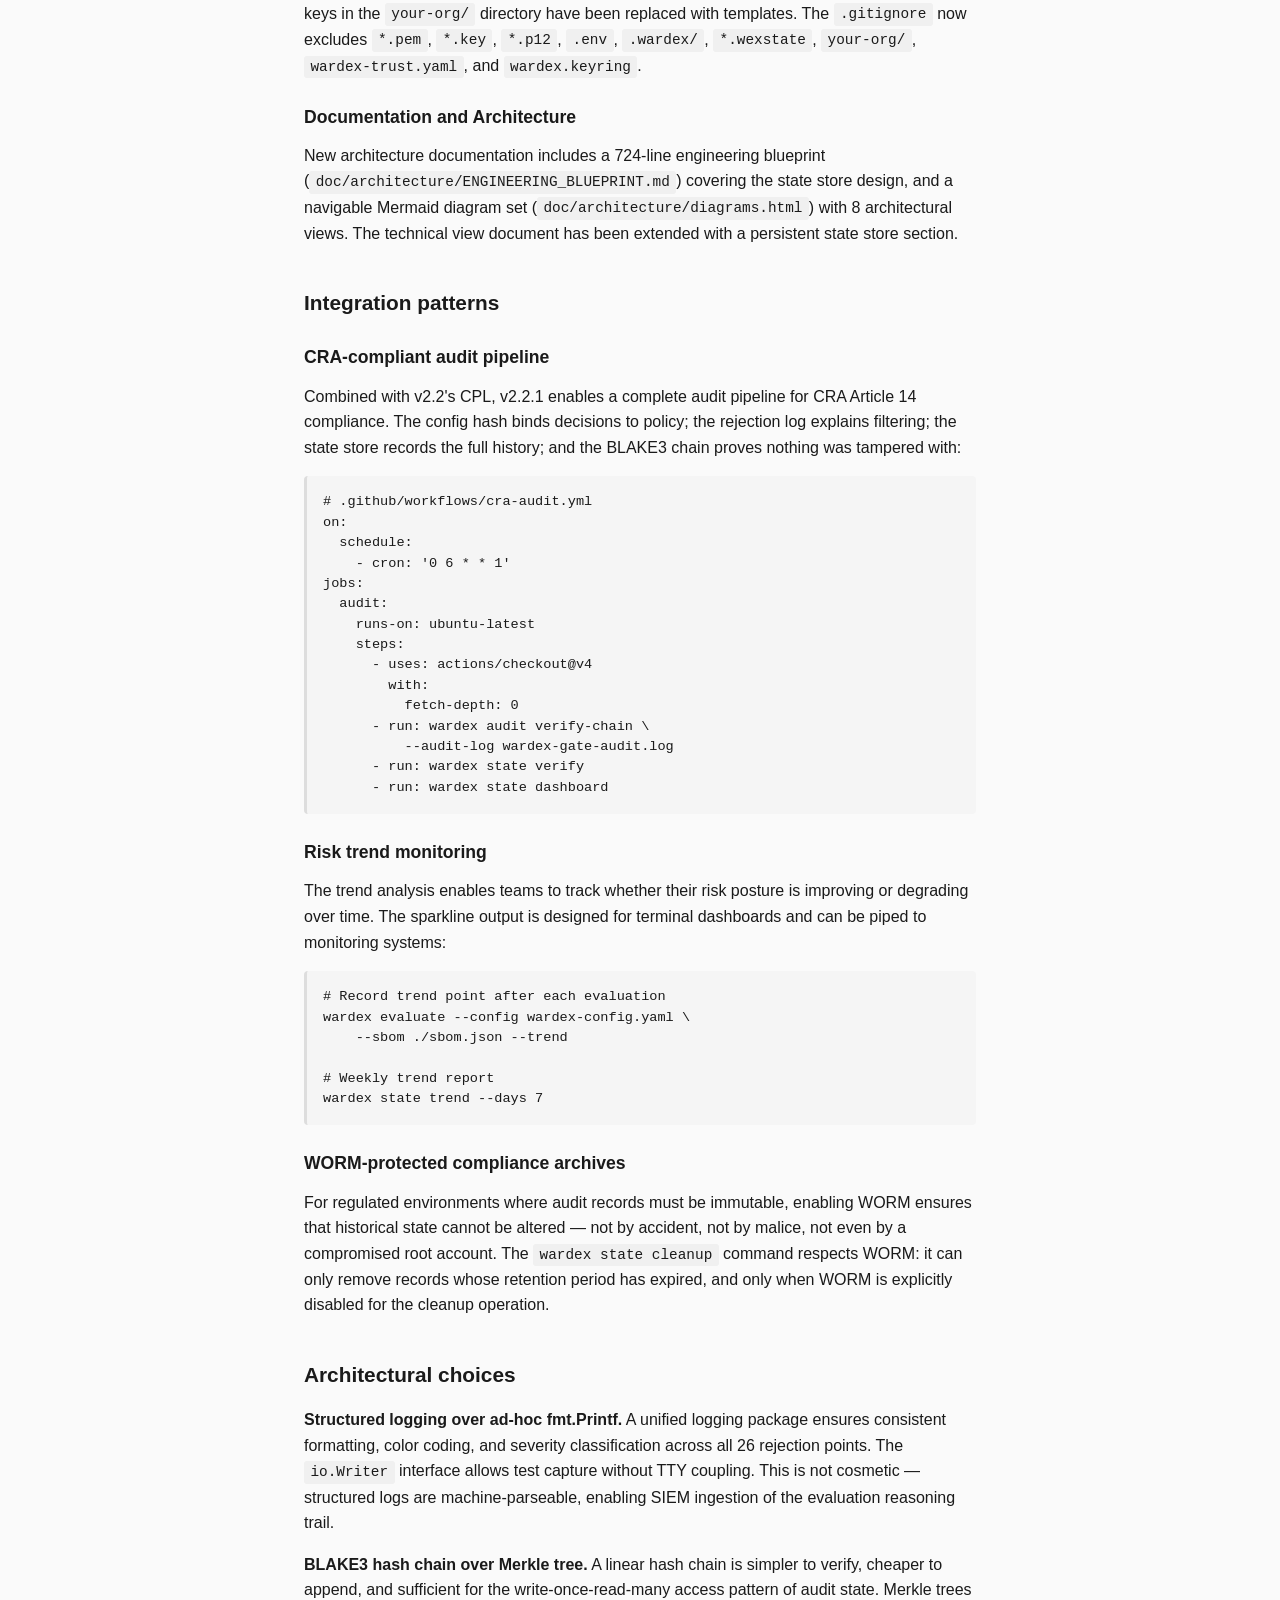
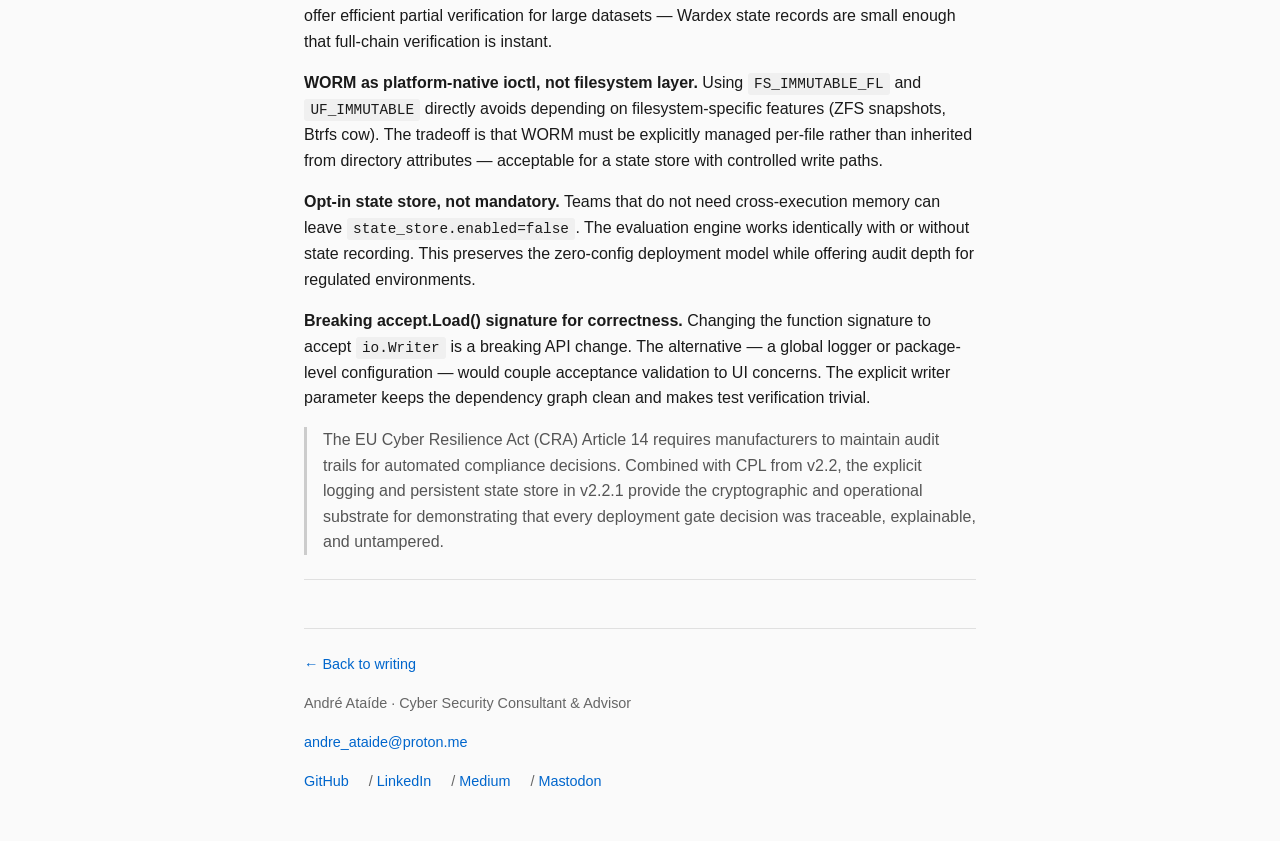
<file: writing/wardex-v2.2.1-article.html>
<!DOCTYPE html>
<html lang="en">
<head>
    <meta charset="UTF-8">
    <meta name="viewport" content="width=device-width, initial-scale=1.0">
    <meta name="author" content="André Ataíde">
    <meta name="description" content="Wardex v2.2.1 adds explicit rejection logging and a persistent state store with BLAKE3 hash chain integrity — completing the CRA-ready auditability layer started in v2.2.">
    <title>Wardex v2.2.1: Explicit Rejection Logging and Persistent State Store — André Ataíde</title>
    <link rel="stylesheet" href="../css/site.css">
</head>
<body>
    <div class="container">
        <header>
            <div><a href="https://had-nu.github.io/">André Ataíde</a></div>
            <div class="breadcrumb"><a href="https://had-nu.github.io/writing/index.html">writing</a></div>
        </header>

        <div class="date">June 26, 2026</div>
        <h1>Wardex v2.2.1: Explicit Rejection Logging and Persistent State Store</h1>
        <p><em>Completing the CRA-ready auditability layer — silent failures become structured logs, and cross-execution memory arrives with BLAKE3 hash chain integrity.</em></p>

        <h2>Context</h2>

        <p>Wardex v2.2 introduced the Configuration Provenance Link (CPL) — cryptographic binding of every release gate decision to the exact configuration that produced it. But auditability has two dimensions: <em>what happened to the config</em> (CPL covers this) and <em>what happened during evaluation</em> (v2.2 did not). Rejections were silent. EPSS score fetch failures were swallowed. Acceptance load errors produced no output. A CRA Article 14 auditor inspecting a wardex run could see the final decision but not the reasoning trail of filtered inputs, skipped artefacts, or degraded data sources.</p>

        <p>v2.2.1 closes this gap. It also introduces a persistent state store that gives Wardex cross-execution memory — the ability to track risk trends, record decisions, and verify its own history with cryptographic integrity.</p>

        <h2>What changed</h2>

        <h3>Explicit Rejection Logging</h3>

        <p>All 26 previously silent rejection behaviors now produce structured stderr messages. A new unified logging package (<code>pkg/ui/logging.go</code>) provides colored, TTY-aware output with severity prefixes:</p>

        <table>
            <tr><th>Prefix</th><th>Color</th><th>Meaning</th></tr>
            <tr><td><code>[FAIL]</code></td><td>Red+Bold</td><td>Fatal error</td></tr>
            <tr><td><code>[WARN]</code></td><td>Yellow</td><td>Operational warning</td></tr>
            <tr><td><code>[INFO]</code></td><td>Cyan</td><td>Contextual information</td></tr>
            <tr><td><code>[HINT]</code></td><td>Cyan</td><td>Resolution suggestion</td></tr>
            <tr><td><code>[REJECT]</code></td><td>Red+Bold</td><td>Denied acceptance</td></tr>
        </table>

        <p>Critical path changes:</p>

        <p><strong>Acceptance loading</strong> — <code>accept.Load()</code> now accepts an <code>io.Writer</code> parameter and logs every rejected acceptance (expired, tampered, config-changed, report-mismatch) as <code>[REJECT]</code>. Previously, a team running <code>wardex evaluate</code> against a stale acceptance would see a generic failure. Now they see exactly why: <code>[REJECT] acceptance expired: valid_until 2026-06-20, current 2026-06-26</code>.</p>

        <p><strong>EPSS score fetching</strong> — <code>epss.FetchScores()</code> logs malformed scores and out-of-range values as <code>[WARN]</code> instead of silently dropping them. When EPSS data is degraded, the operator knows the risk score may be less precise.</p>

        <p><strong>SBOM processing</strong> — CycloneDX logs empty component IDs and missing CVSS scores. The Grype converter tracks and logs empty/duplicate CVE skips. OpenVEX logs unrecognized state drops. Each skipped artefact is now visible in the output.</p>

        <p><strong>Policy and trust operations</strong> — The trust store logs admin key decode failures. The policy loader logs new file creation. The maturity scorer logs unknown domains. The analyzer gap checker logs nonexistent control references.</p>

        <p><strong>Breaking change:</strong> <code>accept.Load()</code> and <code>epss.FetchScores()</code> signatures changed to accept <code>io.Writer</code>. All callers have been updated.</p>

        <h3>Persistent State Store</h3>

        <p>A new <code>pkg/statestore/</code> package (10 files, ~1,200 lines) provides cross-execution memory with BLAKE3 hash chain integrity and optional WORM (Write Once Read Many) protection. Every decision Wardex makes is recorded, chained, and verifiable.</p>

        <p>The state store records three types of data: individual decisions (CVE blocked/allowed, risk score, timestamp), trend points (aggregated risk over time), and chain entries (BLAKE3 hashes linking each record to its predecessor). The chain is tamper-evident — modifying any past record breaks the hash chain and is detectable via <code>wardex state verify</code>.</p>

        <p>New CLI commands:</p>

<pre><code>$ wardex state status
State store: enabled
Chain integrity: VERIFIED
Records: 847
Retention: 90 days

$ wardex state history
DATE       CVE            SCORE  DECISION  HASH
2026-06-26 CVE-2024-3094  9.8    BLOCKED   a1b2c3...
2026-06-26 CVE-2024-21626 7.5    BLOCKED   d4e5f6...
2026-06-25 CVE-2024-1234  3.2    ALLOWED   g7h8i9...

$ wardex state trend
Risk trend (last 30 days): ▃▅▇▆▅▃▂▁▁▂▃▄▅▆▇▇▆▅▃▂▁▁
Direction: DECREASING (-12.3%)

$ wardex state dashboard
┌─────────────────────────────────────────┐
│  State Store Dashboard                  │
├─────────────────────────────────────────┤
│  Chain status:    VERIFIED              │
│  Total records:   847                   │
│  Blocked:         234                   │
│  Allowed:         613                   │
│  Avg risk score:  4.2                   │
│  Trend:           DECREASING            │
│  WORM protection: ENABLED               │
└─────────────────────────────────────────┘</code></pre>

        <p>WORM protection uses platform-native immutable file attributes: <code>FS_IMMUTABLE_FL</code> via <code>ioctl</code> on Linux, <code>UF_IMMUTABLE</code> on macOS, and <code>FILE_ATTRIBUTE_READONLY</code> on Windows. When enabled, even root cannot modify historical state records without explicitly disabling WORM first.</p>

        <p>Configuration in <code>wardex-config.yaml</code>:</p>

<pre><code>state_store:
  enabled: true
  dir: .wardex
  retention_days: 90
  worm: true</code></pre>

        <p>The state store integrates with the evaluation engine — when <code>state_store.enabled=true</code>, every <code>wardex evaluate</code> run records the decision. The <code>--trend</code> flag appends a trend analysis to the output.</p>

        <h3>Security Hardening</h3>

        <p>v2.2.1 removes weak cryptographic material that lingered in git history. The HMAC fallback using <code>"REDACTED_WEAK_SECRET_REMOVED"</code> has been excised via <code>filter-repo</code>. Real crypto keys in the <code>your-org/</code> directory have been replaced with templates. The <code>.gitignore</code> now excludes <code>*.pem</code>, <code>*.key</code>, <code>*.p12</code>, <code>.env</code>, <code>.wardex/</code>, <code>*.wexstate</code>, <code>your-org/</code>, <code>wardex-trust.yaml</code>, and <code>wardex.keyring</code>.</p>

        <h3>Documentation and Architecture</h3>

        <p>New architecture documentation includes a 724-line engineering blueprint (<code>doc/architecture/ENGINEERING_BLUEPRINT.md</code>) covering the state store design, and a navigable Mermaid diagram set (<code>doc/architecture/diagrams.html</code>) with 8 architectural views. The technical view document has been extended with a persistent state store section.</p>

        <h2>Integration patterns</h2>

        <h3>CRA-compliant audit pipeline</h3>

        <p>Combined with v2.2's CPL, v2.2.1 enables a complete audit pipeline for CRA Article 14 compliance. The config hash binds decisions to policy; the rejection log explains filtering; the state store records the full history; and the BLAKE3 chain proves nothing was tampered with:</p>

<pre><code># .github/workflows/cra-audit.yml
on:
  schedule:
    - cron: '0 6 * * 1'
jobs:
  audit:
    runs-on: ubuntu-latest
    steps:
      - uses: actions/checkout@v4
        with:
          fetch-depth: 0
      - run: wardex audit verify-chain \
          --audit-log wardex-gate-audit.log
      - run: wardex state verify
      - run: wardex state dashboard</code></pre>

        <h3>Risk trend monitoring</h3>

        <p>The trend analysis enables teams to track whether their risk posture is improving or degrading over time. The sparkline output is designed for terminal dashboards and can be piped to monitoring systems:</p>

<pre><code># Record trend point after each evaluation
wardex evaluate --config wardex-config.yaml \
    --sbom ./sbom.json --trend

# Weekly trend report
wardex state trend --days 7</code></pre>

        <h3>WORM-protected compliance archives</h3>

        <p>For regulated environments where audit records must be immutable, enabling WORM ensures that historical state cannot be altered — not by accident, not by malice, not even by a compromised root account. The <code>wardex state cleanup</code> command respects WORM: it can only remove records whose retention period has expired, and only when WORM is explicitly disabled for the cleanup operation.</p>

        <h2>Architectural choices</h2>

        <p><strong>Structured logging over ad-hoc fmt.Printf.</strong> A unified logging package ensures consistent formatting, color coding, and severity classification across all 26 rejection points. The <code>io.Writer</code> interface allows test capture without TTY coupling. This is not cosmetic — structured logs are machine-parseable, enabling SIEM ingestion of the evaluation reasoning trail.</p>

        <p><strong>BLAKE3 hash chain over Merkle tree.</strong> A linear hash chain is simpler to verify, cheaper to append, and sufficient for the write-once-read-many access pattern of audit state. Merkle trees offer efficient partial verification for large datasets — Wardex state records are small enough that full-chain verification is instant.</p>

        <p><strong>WORM as platform-native ioctl, not filesystem layer.</strong> Using <code>FS_IMMUTABLE_FL</code> and <code>UF_IMMUTABLE</code> directly avoids depending on filesystem-specific features (ZFS snapshots, Btrfs cow). The tradeoff is that WORM must be explicitly managed per-file rather than inherited from directory attributes — acceptable for a state store with controlled write paths.</p>

        <p><strong>Opt-in state store, not mandatory.</strong> Teams that do not need cross-execution memory can leave <code>state_store.enabled=false</code>. The evaluation engine works identically with or without state recording. This preserves the zero-config deployment model while offering audit depth for regulated environments.</p>

        <p><strong>Breaking accept.Load() signature for correctness.</strong> Changing the function signature to accept <code>io.Writer</code> is a breaking API change. The alternative — a global logger or package-level configuration — would couple acceptance validation to UI concerns. The explicit writer parameter keeps the dependency graph clean and makes test verification trivial.</p>

        <blockquote>
            <p>The EU Cyber Resilience Act (CRA) Article 14 requires manufacturers to maintain audit trails for automated compliance decisions. Combined with CPL from v2.2, the explicit logging and persistent state store in v2.2.1 provide the cryptographic and operational substrate for demonstrating that every deployment gate decision was traceable, explainable, and untampered.</p>
        </blockquote>

        <hr>

        <footer>
            <div><a href="https://had-nu.github.io/writing/index.html">← Back to writing</a></div>
            <p style="margin-top: 1rem;">André Ataíde · Cyber Security Consultant &amp; Advisor</p>
            <p><a href="mailto:andre_ataide@proton.me">andre_ataide@proton.me</a></p>
            <p style="margin-top: 0.5rem;">
                <a href="https://github.com/had-nu/">GitHub</a> /
                <a href="https://www.linkedin.com/in/andre-ataide/">LinkedIn</a> /
                <a href="https://medium.com/@hadnu">Medium</a> /
                <a href="https://mastodon.social/@hadnu">Mastodon</a>
            </p>
        </footer>
    </div>
</body>
</html>
</file>
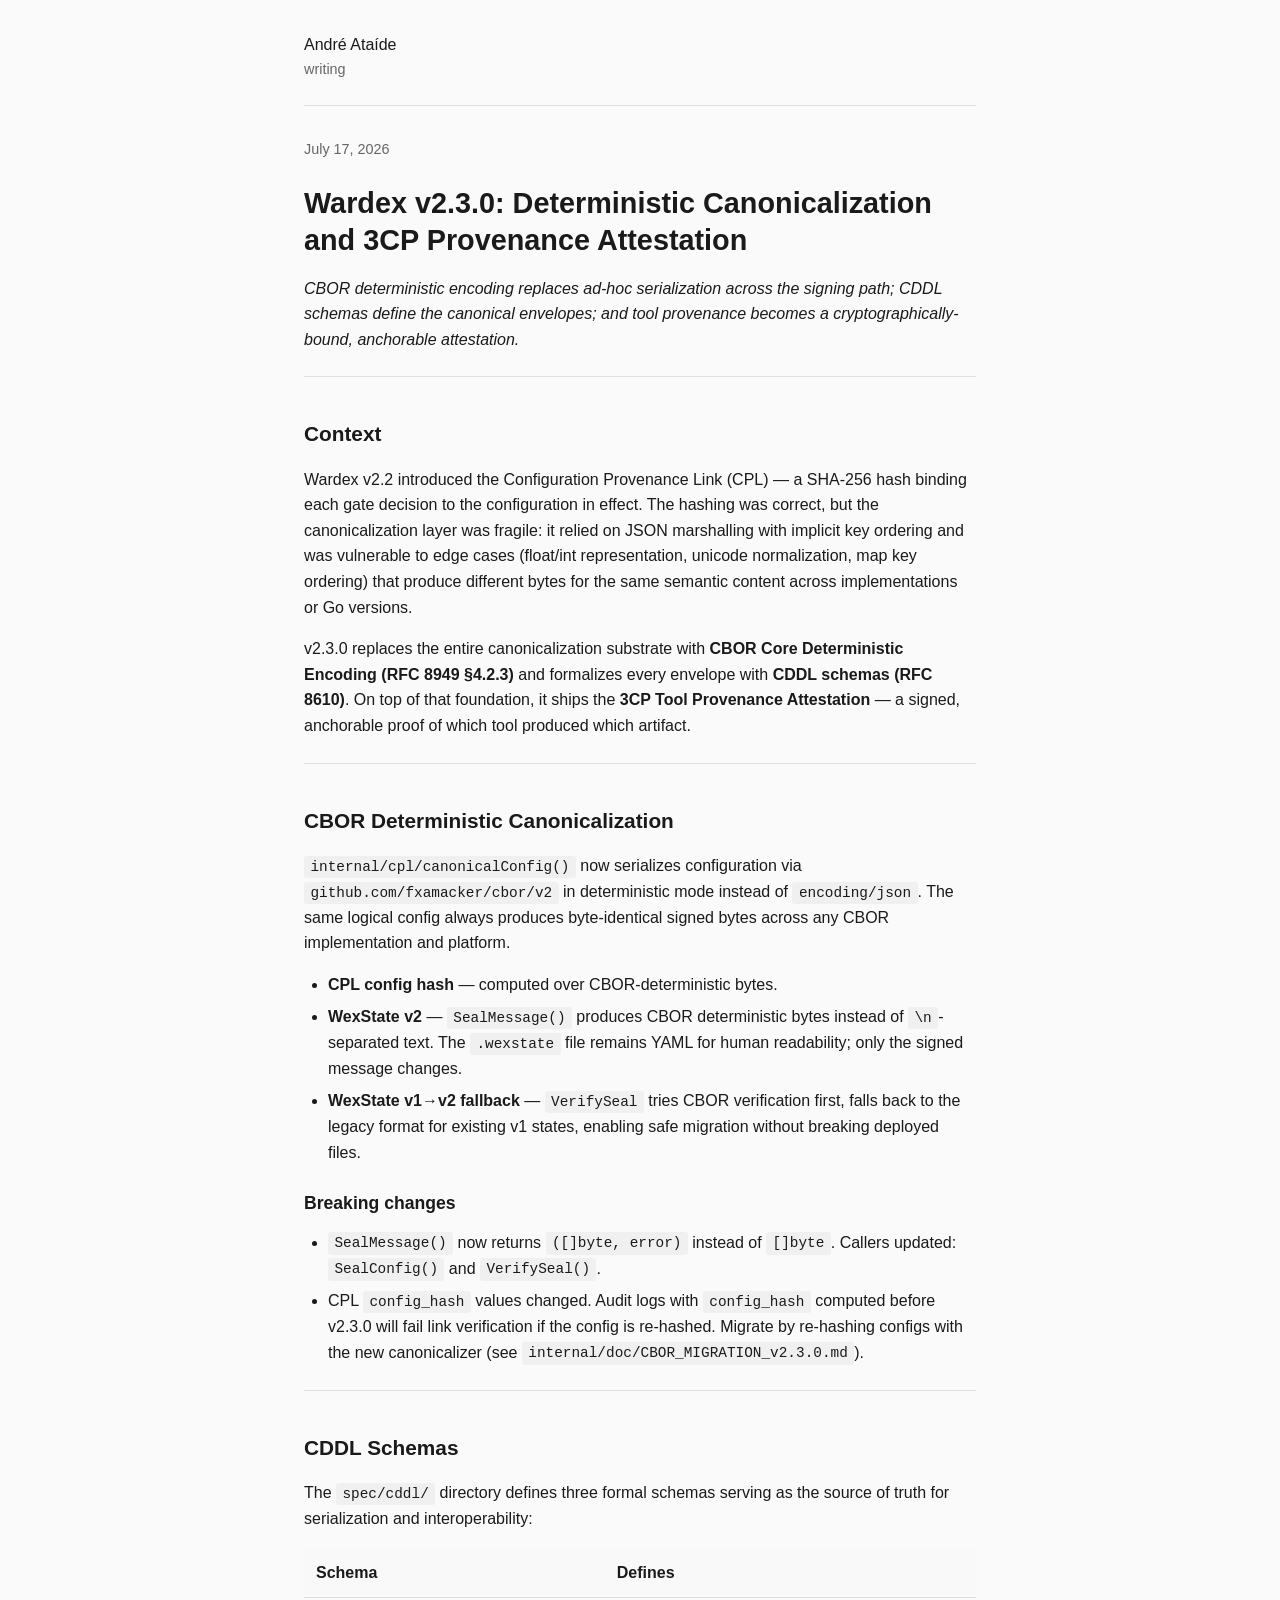
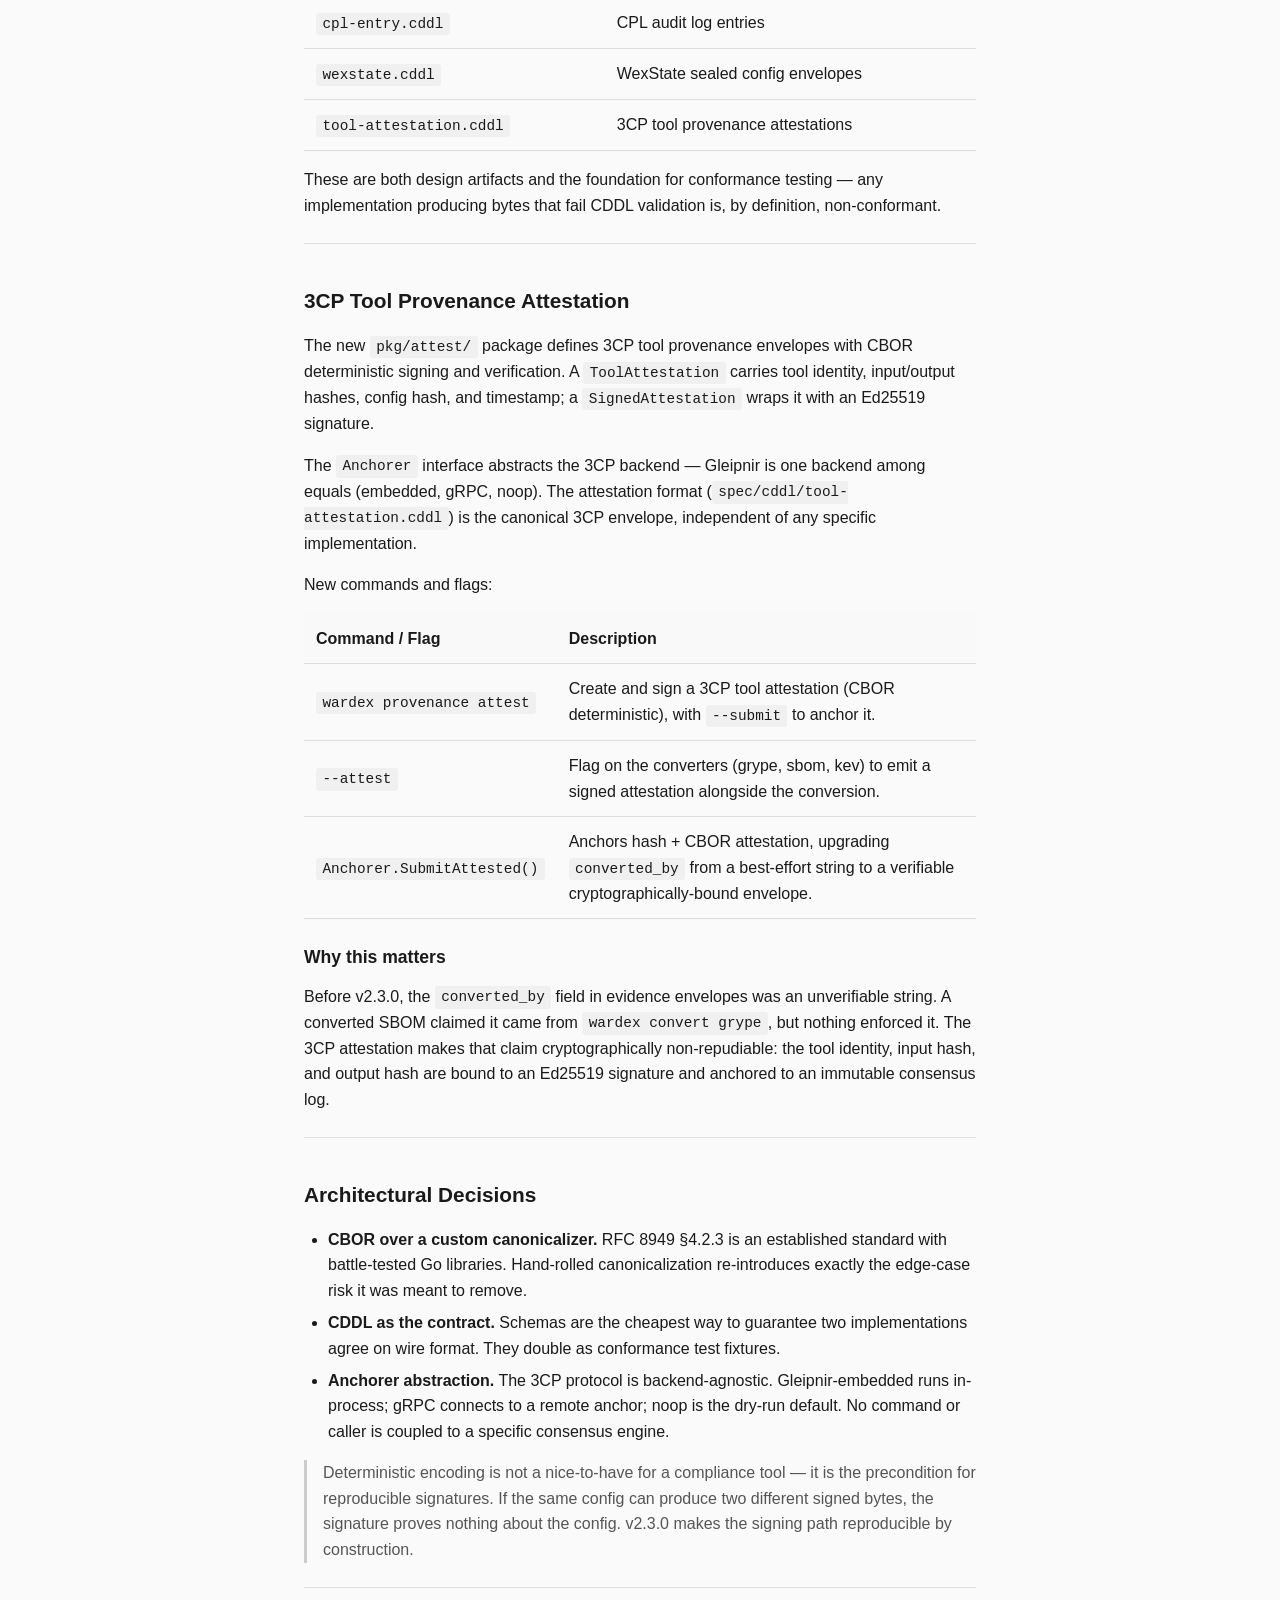
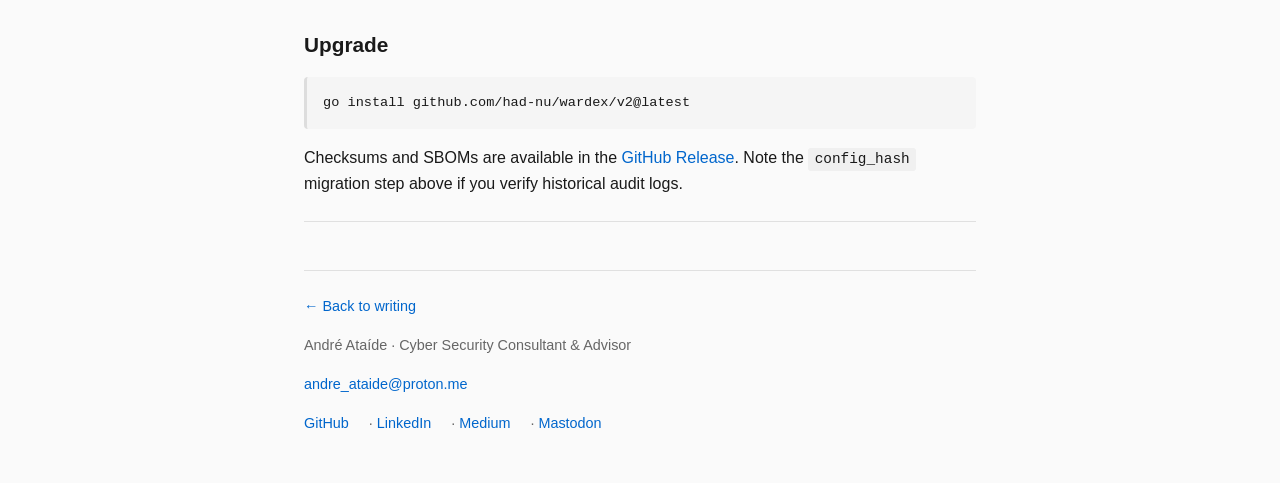
<file: writing/wardex-v2.3.0-article.html>
<!DOCTYPE html>
<html lang="en">
<head>
    <meta charset="UTF-8">
    <meta name="viewport" content="width=device-width, initial-scale=1.0">
    <meta name="author" content="André Ataíde">
    <meta name="description" content="Wardex v2.3.0: CBOR deterministic canonicalization, CDDL schemas, 3CP tool provenance attestation with Ed25519 + Gleipnir anchoring, and WexState v2.">
    <title>Wardex v2.3.0: Deterministic Canonicalization and 3CP Provenance Attestation — André Ataíde</title>
    <link rel="stylesheet" href="../css/site.css">
</head>
<body>
    <div class="container">
        <header>
            <div><a href="https://had-nu.github.io/">André Ataíde</a></div>
            <div class="breadcrumb"><a href="https://had-nu.github.io/writing/index.html">writing</a></div>
        </header>

        <div class="date">July 17, 2026</div>
        <h1>Wardex v2.3.0: Deterministic Canonicalization and 3CP Provenance Attestation</h1>
        <p><em>CBOR deterministic encoding replaces ad-hoc serialization across the signing path; CDDL schemas define the canonical envelopes; and tool provenance becomes a cryptographically-bound, anchorable attestation.</em></p>

        <hr>

        <h2>Context</h2>

        <p>Wardex v2.2 introduced the Configuration Provenance Link (CPL) — a SHA-256 hash binding each gate decision to the configuration in effect. The hashing was correct, but the canonicalization layer was fragile: it relied on JSON marshalling with implicit key ordering and was vulnerable to edge cases (float/int representation, unicode normalization, map key ordering) that produce different bytes for the same semantic content across implementations or Go versions.</p>

        <p>v2.3.0 replaces the entire canonicalization substrate with <strong>CBOR Core Deterministic Encoding (RFC 8949 §4.2.3)</strong> and formalizes every envelope with <strong>CDDL schemas (RFC 8610)</strong>. On top of that foundation, it ships the <strong>3CP Tool Provenance Attestation</strong> — a signed, anchorable proof of which tool produced which artifact.</p>

        <hr>

        <h2>CBOR Deterministic Canonicalization</h2>

        <p><code>internal/cpl/canonicalConfig()</code> now serializes configuration via <code>github.com/fxamacker/cbor/v2</code> in deterministic mode instead of <code>encoding/json</code>. The same logical config always produces byte-identical signed bytes across any CBOR implementation and platform.</p>

        <ul>
            <li><strong>CPL config hash</strong> — computed over CBOR-deterministic bytes.</li>
            <li><strong>WexState v2</strong> — <code>SealMessage()</code> produces CBOR deterministic bytes instead of <code>\n</code>-separated text. The <code>.wexstate</code> file remains YAML for human readability; only the signed message changes.</li>
            <li><strong>WexState v1→v2 fallback</strong> — <code>VerifySeal</code> tries CBOR verification first, falls back to the legacy format for existing v1 states, enabling safe migration without breaking deployed files.</li>
        </ul>

        <h3>Breaking changes</h3>

        <ul>
            <li><code>SealMessage()</code> now returns <code>([]byte, error)</code> instead of <code>[]byte</code>. Callers updated: <code>SealConfig()</code> and <code>VerifySeal()</code>.</li>
            <li>CPL <code>config_hash</code> values changed. Audit logs with <code>config_hash</code> computed before v2.3.0 will fail link verification if the config is re-hashed. Migrate by re-hashing configs with the new canonicalizer (see <code>internal/doc/CBOR_MIGRATION_v2.3.0.md</code>).</li>
        </ul>

        <hr>

        <h2>CDDL Schemas</h2>

        <p>The <code>spec/cddl/</code> directory defines three formal schemas serving as the source of truth for serialization and interoperability:</p>

        <table>
            <tr><th>Schema</th><th>Defines</th></tr>
            <tr><td><code>cpl-entry.cddl</code></td><td>CPL audit log entries</td></tr>
            <tr><td><code>wexstate.cddl</code></td><td>WexState sealed config envelopes</td></tr>
            <tr><td><code>tool-attestation.cddl</code></td><td>3CP tool provenance attestations</td></tr>
        </table>

        <p>These are both design artifacts and the foundation for conformance testing — any implementation producing bytes that fail CDDL validation is, by definition, non-conformant.</p>

        <hr>

        <h2>3CP Tool Provenance Attestation</h2>

        <p>The new <code>pkg/attest/</code> package defines 3CP tool provenance envelopes with CBOR deterministic signing and verification. A <code>ToolAttestation</code> carries tool identity, input/output hashes, config hash, and timestamp; a <code>SignedAttestation</code> wraps it with an Ed25519 signature.</p>

        <p>The <code>Anchorer</code> interface abstracts the 3CP backend — Gleipnir is one backend among equals (embedded, gRPC, noop). The attestation format (<code>spec/cddl/tool-attestation.cddl</code>) is the canonical 3CP envelope, independent of any specific implementation.</p>

        <p>New commands and flags:</p>

        <table>
            <tr><th>Command / Flag</th><th>Description</th></tr>
            <tr><td><code>wardex provenance attest</code></td><td>Create and sign a 3CP tool attestation (CBOR deterministic), with <code>--submit</code> to anchor it.</td></tr>
            <tr><td><code>--attest</code></td><td>Flag on the converters (grype, sbom, kev) to emit a signed attestation alongside the conversion.</td></tr>
            <tr><td><code>Anchorer.SubmitAttested()</code></td><td>Anchors hash + CBOR attestation, upgrading <code>converted_by</code> from a best-effort string to a verifiable cryptographically-bound envelope.</td></tr>
        </table>

        <h3>Why this matters</h3>

        <p>Before v2.3.0, the <code>converted_by</code> field in evidence envelopes was an unverifiable string. A converted SBOM claimed it came from <code>wardex convert grype</code>, but nothing enforced it. The 3CP attestation makes that claim cryptographically non-repudiable: the tool identity, input hash, and output hash are bound to an Ed25519 signature and anchored to an immutable consensus log.</p>

        <hr>

        <h2>Architectural Decisions</h2>

        <ul>
            <li><strong>CBOR over a custom canonicalizer.</strong> RFC 8949 §4.2.3 is an established standard with battle-tested Go libraries. Hand-rolled canonicalization re-introduces exactly the edge-case risk it was meant to remove.</li>
            <li><strong>CDDL as the contract.</strong> Schemas are the cheapest way to guarantee two implementations agree on wire format. They double as conformance test fixtures.</li>
            <li><strong>Anchorer abstraction.</strong> The 3CP protocol is backend-agnostic. Gleipnir-embedded runs in-process; gRPC connects to a remote anchor; noop is the dry-run default. No command or caller is coupled to a specific consensus engine.</li>
        </ul>

        <blockquote>
            <p>Deterministic encoding is not a nice-to-have for a compliance tool — it is the precondition for reproducible signatures. If the same config can produce two different signed bytes, the signature proves nothing about the config. v2.3.0 makes the signing path reproducible by construction.</p>
        </blockquote>

        <hr>

        <h2>Upgrade</h2>

<pre><code>go install github.com/had-nu/wardex/v2@latest</code></pre>

        <p>Checksums and SBOMs are available in the <a href="https://github.com/had-nu/wardex/releases/tag/v2.3.0">GitHub Release</a>. Note the <code>config_hash</code> migration step above if you verify historical audit logs.</p>

        <hr>

        <footer>
            <div><a href="https://had-nu.github.io/writing/index.html">← Back to writing</a></div>
            <p style="margin-top: 1rem;">André Ataíde · Cyber Security Consultant &amp; Advisor</p>
            <p><a href="mailto:andre_ataide@proton.me">andre_ataide@proton.me</a></p>
            <p style="margin-top: 0.5rem;">
                <a href="https://github.com/had-nu/">GitHub</a> ·
                <a href="https://www.linkedin.com/in/andre-ataide/">LinkedIn</a> ·
                <a href="https://medium.com/@hadnu">Medium</a> ·
                <a href="https://mastodon.social/@hadnu">Mastodon</a>
            </p>
        </footer>
    </div>
</body>
</html>
</file>
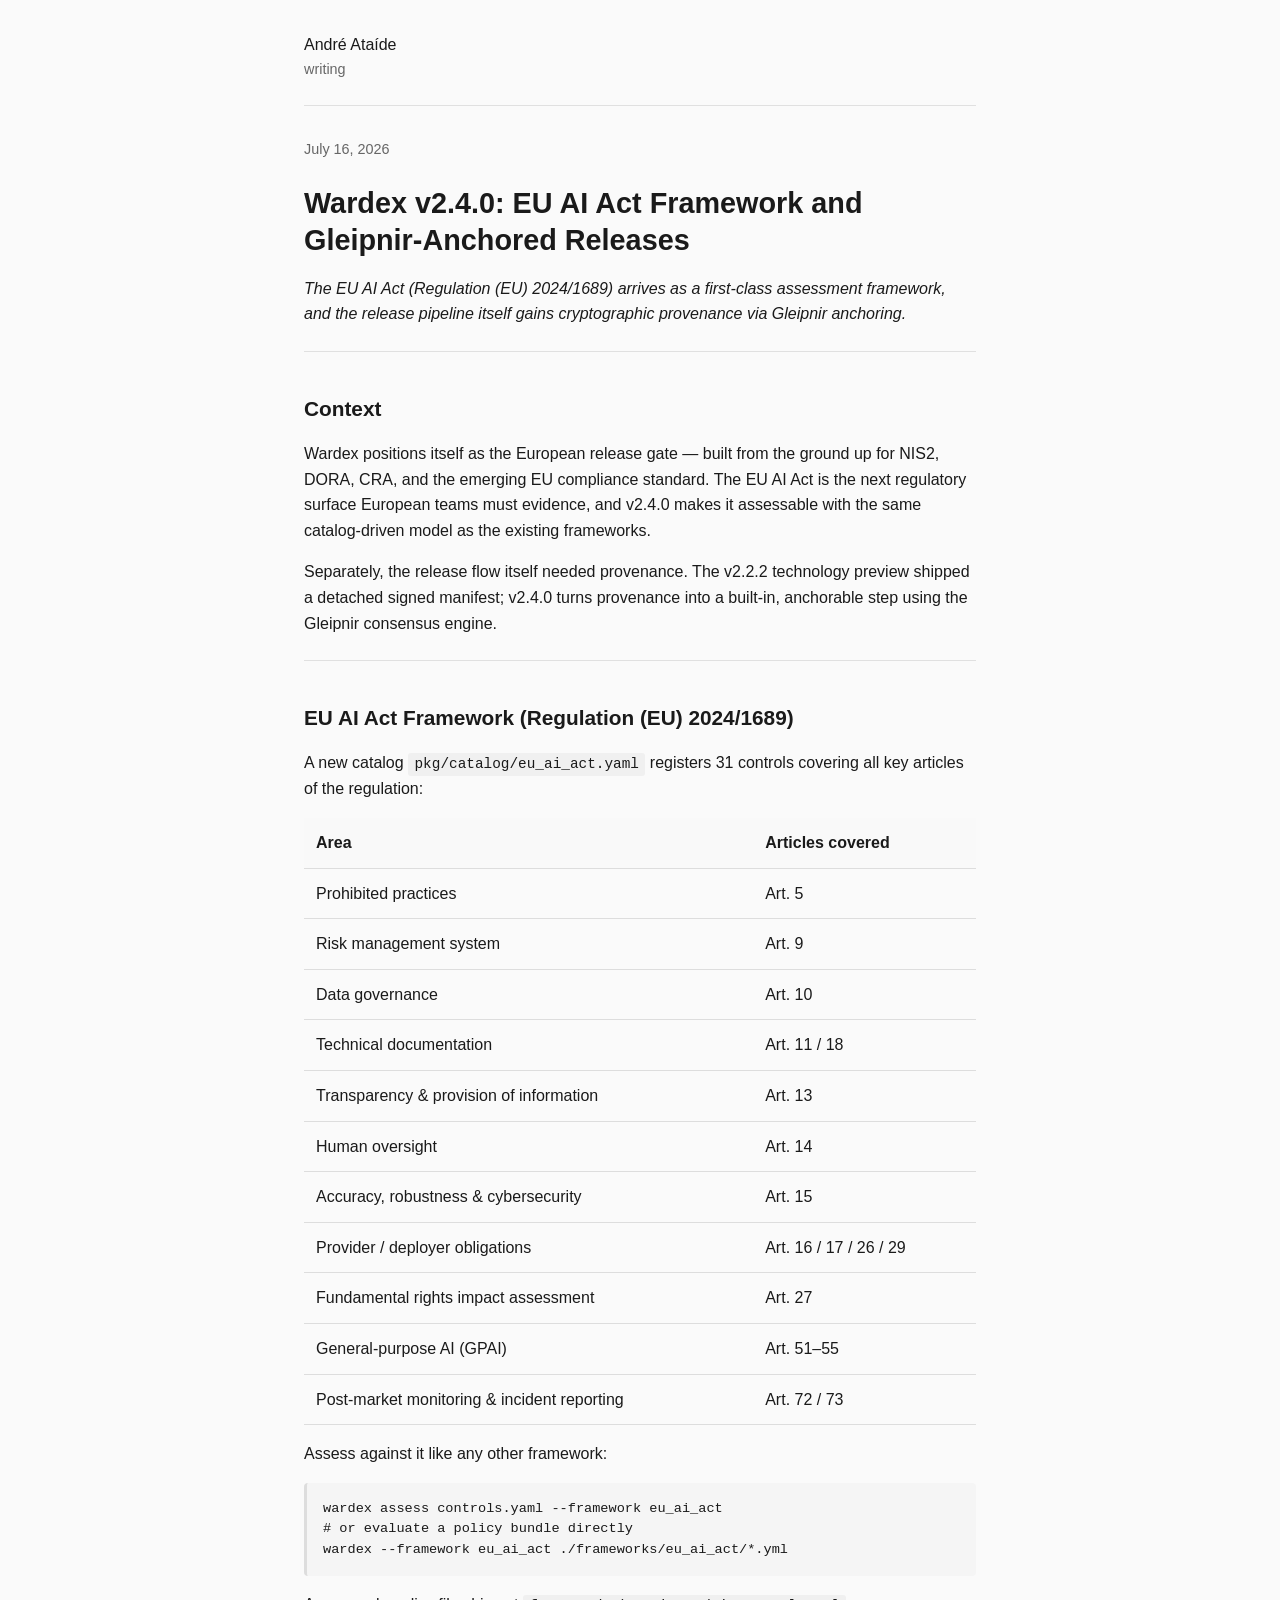
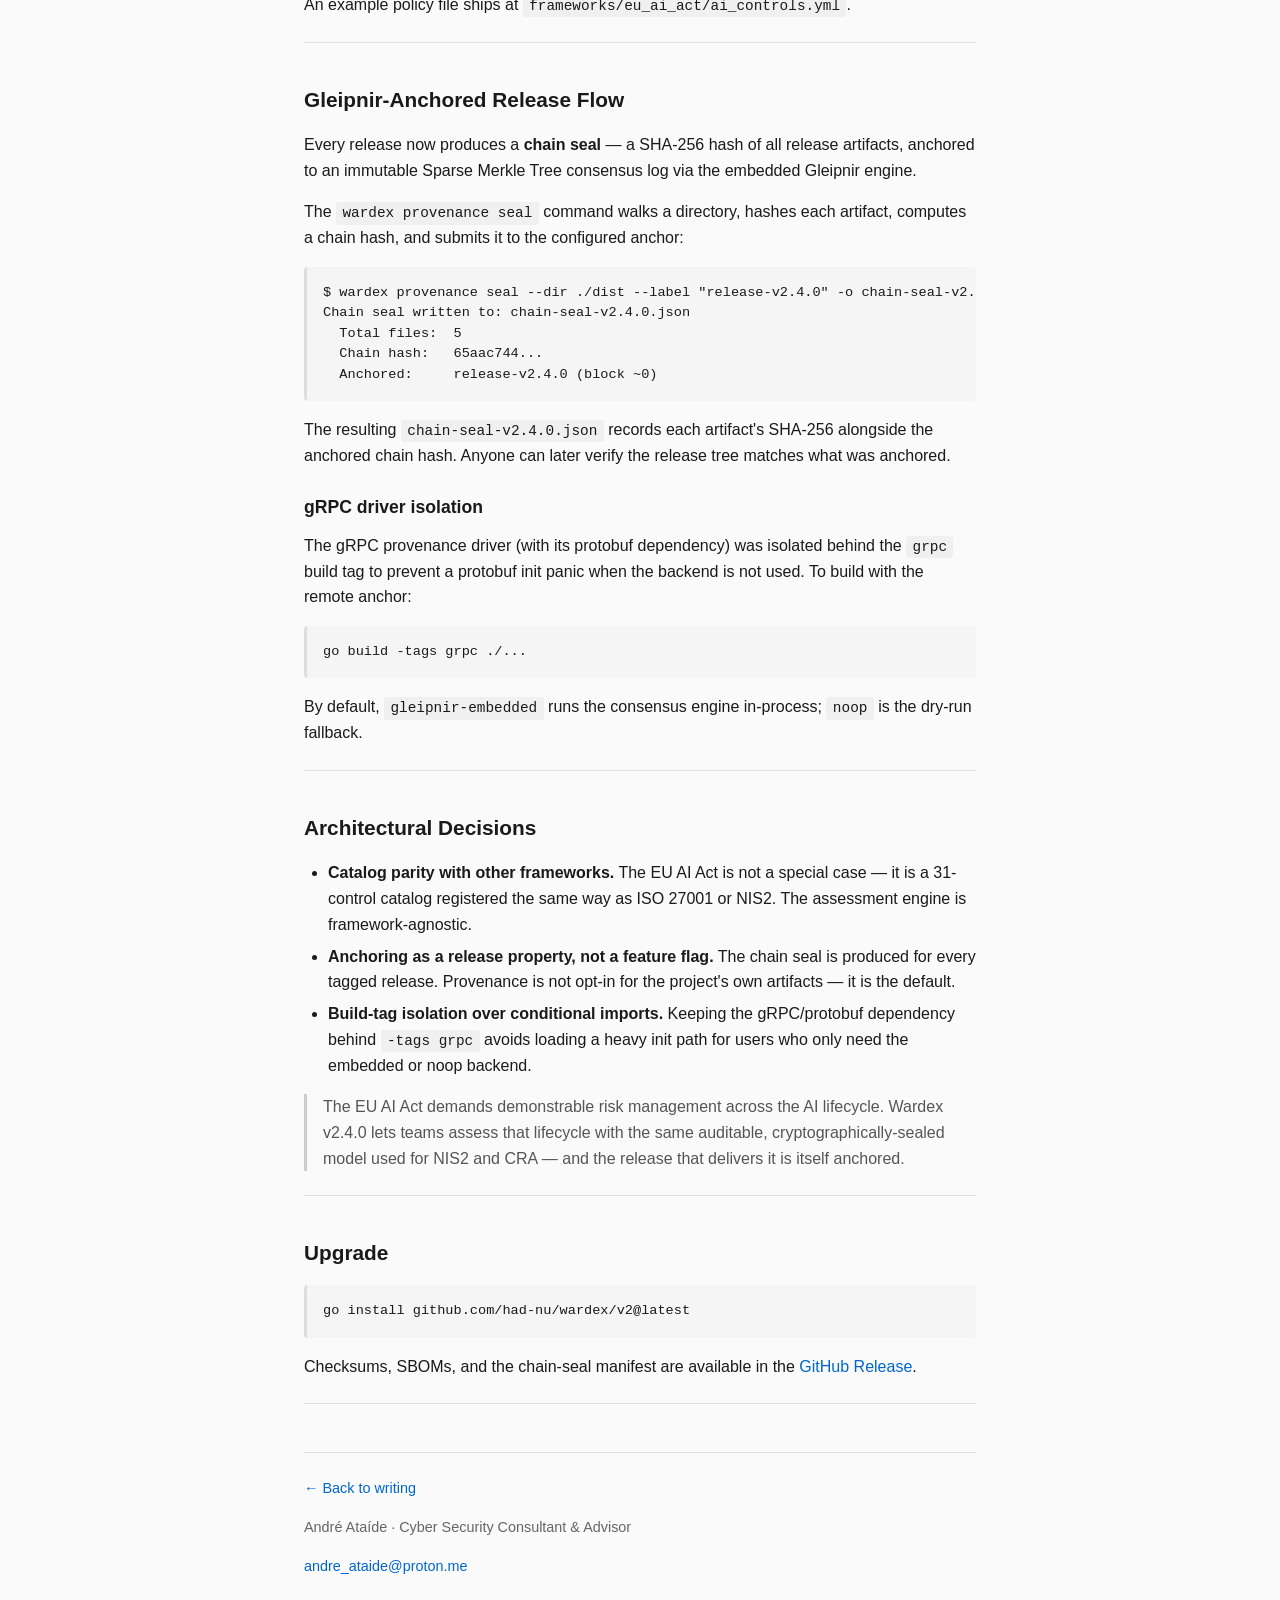
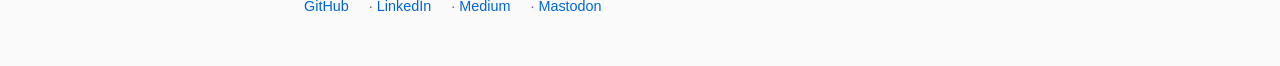
<file: writing/wardex-v2.4.0-article.html>
<!DOCTYPE html>
<html lang="en">
<head>
    <meta charset="UTF-8">
    <meta name="viewport" content="width=device-width, initial-scale=1.0">
    <meta name="author" content="André Ataíde">
    <meta name="description" content="Wardex v2.4.0: EU AI Act (Regulation 2024/1689) framework controls and Gleipnir-anchored release flow with chain-seal provenance.">
    <title>Wardex v2.4.0: EU AI Act Framework and Gleipnir-Anchored Releases — André Ataíde</title>
    <link rel="stylesheet" href="../css/site.css">
</head>
<body>
    <div class="container">
        <header>
            <div><a href="https://had-nu.github.io/">André Ataíde</a></div>
            <div class="breadcrumb"><a href="https://had-nu.github.io/writing/index.html">writing</a></div>
        </header>

        <div class="date">July 16, 2026</div>
        <h1>Wardex v2.4.0: EU AI Act Framework and Gleipnir-Anchored Releases</h1>
        <p><em>The EU AI Act (Regulation (EU) 2024/1689) arrives as a first-class assessment framework, and the release pipeline itself gains cryptographic provenance via Gleipnir anchoring.</em></p>

        <hr>

        <h2>Context</h2>

        <p>Wardex positions itself as the European release gate — built from the ground up for NIS2, DORA, CRA, and the emerging EU compliance standard. The EU AI Act is the next regulatory surface European teams must evidence, and v2.4.0 makes it assessable with the same catalog-driven model as the existing frameworks.</p>

        <p>Separately, the release flow itself needed provenance. The v2.2.2 technology preview shipped a detached signed manifest; v2.4.0 turns provenance into a built-in, anchorable step using the Gleipnir consensus engine.</p>

        <hr>

        <h2>EU AI Act Framework (Regulation (EU) 2024/1689)</h2>

        <p>A new catalog <code>pkg/catalog/eu_ai_act.yaml</code> registers 31 controls covering all key articles of the regulation:</p>

        <table>
            <tr><th>Area</th><th>Articles covered</th></tr>
            <tr><td>Prohibited practices</td><td>Art. 5</td></tr>
            <tr><td>Risk management system</td><td>Art. 9</td></tr>
            <tr><td>Data governance</td><td>Art. 10</td></tr>
            <tr><td>Technical documentation</td><td>Art. 11 / 18</td></tr>
            <tr><td>Transparency &amp; provision of information</td><td>Art. 13</td></tr>
            <tr><td>Human oversight</td><td>Art. 14</td></tr>
            <tr><td>Accuracy, robustness &amp; cybersecurity</td><td>Art. 15</td></tr>
            <tr><td>Provider / deployer obligations</td><td>Art. 16 / 17 / 26 / 29</td></tr>
            <tr><td>Fundamental rights impact assessment</td><td>Art. 27</td></tr>
            <tr><td>General-purpose AI (GPAI)</td><td>Art. 51–55</td></tr>
            <tr><td>Post-market monitoring &amp; incident reporting</td><td>Art. 72 / 73</td></tr>
        </table>

        <p>Assess against it like any other framework:</p>

<pre><code>wardex assess controls.yaml --framework eu_ai_act
# or evaluate a policy bundle directly
wardex --framework eu_ai_act ./frameworks/eu_ai_act/*.yml</code></pre>

        <p>An example policy file ships at <code>frameworks/eu_ai_act/ai_controls.yml</code>.</p>

        <hr>

        <h2>Gleipnir-Anchored Release Flow</h2>

        <p>Every release now produces a <strong>chain seal</strong> — a SHA-256 hash of all release artifacts, anchored to an immutable Sparse Merkle Tree consensus log via the embedded Gleipnir engine.</p>

        <p>The <code>wardex provenance seal</code> command walks a directory, hashes each artifact, computes a chain hash, and submits it to the configured anchor:</p>

<pre><code>$ wardex provenance seal --dir ./dist --label "release-v2.4.0" -o chain-seal-v2.4.0.json
Chain seal written to: chain-seal-v2.4.0.json
  Total files:  5
  Chain hash:   65aac744...
  Anchored:     release-v2.4.0 (block ~0)</code></pre>

        <p>The resulting <code>chain-seal-v2.4.0.json</code> records each artifact's SHA-256 alongside the anchored chain hash. Anyone can later verify the release tree matches what was anchored.</p>

        <h3>gRPC driver isolation</h3>

        <p>The gRPC provenance driver (with its protobuf dependency) was isolated behind the <code>grpc</code> build tag to prevent a protobuf init panic when the backend is not used. To build with the remote anchor:</p>

<pre><code>go build -tags grpc ./...</code></pre>

        <p>By default, <code>gleipnir-embedded</code> runs the consensus engine in-process; <code>noop</code> is the dry-run fallback.</p>

        <hr>

        <h2>Architectural Decisions</h2>

        <ul>
            <li><strong>Catalog parity with other frameworks.</strong> The EU AI Act is not a special case — it is a 31-control catalog registered the same way as ISO 27001 or NIS2. The assessment engine is framework-agnostic.</li>
            <li><strong>Anchoring as a release property, not a feature flag.</strong> The chain seal is produced for every tagged release. Provenance is not opt-in for the project's own artifacts — it is the default.</li>
            <li><strong>Build-tag isolation over conditional imports.</strong> Keeping the gRPC/protobuf dependency behind <code>-tags grpc</code> avoids loading a heavy init path for users who only need the embedded or noop backend.</li>
        </ul>

        <blockquote>
            <p>The EU AI Act demands demonstrable risk management across the AI lifecycle. Wardex v2.4.0 lets teams assess that lifecycle with the same auditable, cryptographically-sealed model used for NIS2 and CRA — and the release that delivers it is itself anchored.</p>
        </blockquote>

        <hr>

        <h2>Upgrade</h2>

<pre><code>go install github.com/had-nu/wardex/v2@latest</code></pre>

        <p>Checksums, SBOMs, and the chain-seal manifest are available in the <a href="https://github.com/had-nu/wardex/releases/tag/v2.4.0">GitHub Release</a>.</p>

        <hr>

        <footer>
            <div><a href="https://had-nu.github.io/writing/index.html">← Back to writing</a></div>
            <p style="margin-top: 1rem;">André Ataíde · Cyber Security Consultant &amp; Advisor</p>
            <p><a href="mailto:andre_ataide@proton.me">andre_ataide@proton.me</a></p>
            <p style="margin-top: 0.5rem;">
                <a href="https://github.com/had-nu/">GitHub</a> ·
                <a href="https://www.linkedin.com/in/andre-ataide/">LinkedIn</a> ·
                <a href="https://medium.com/@hadnu">Medium</a> ·
                <a href="https://mastodon.social/@hadnu">Mastodon</a>
            </p>
        </footer>
    </div>
</body>
</html>
</file>
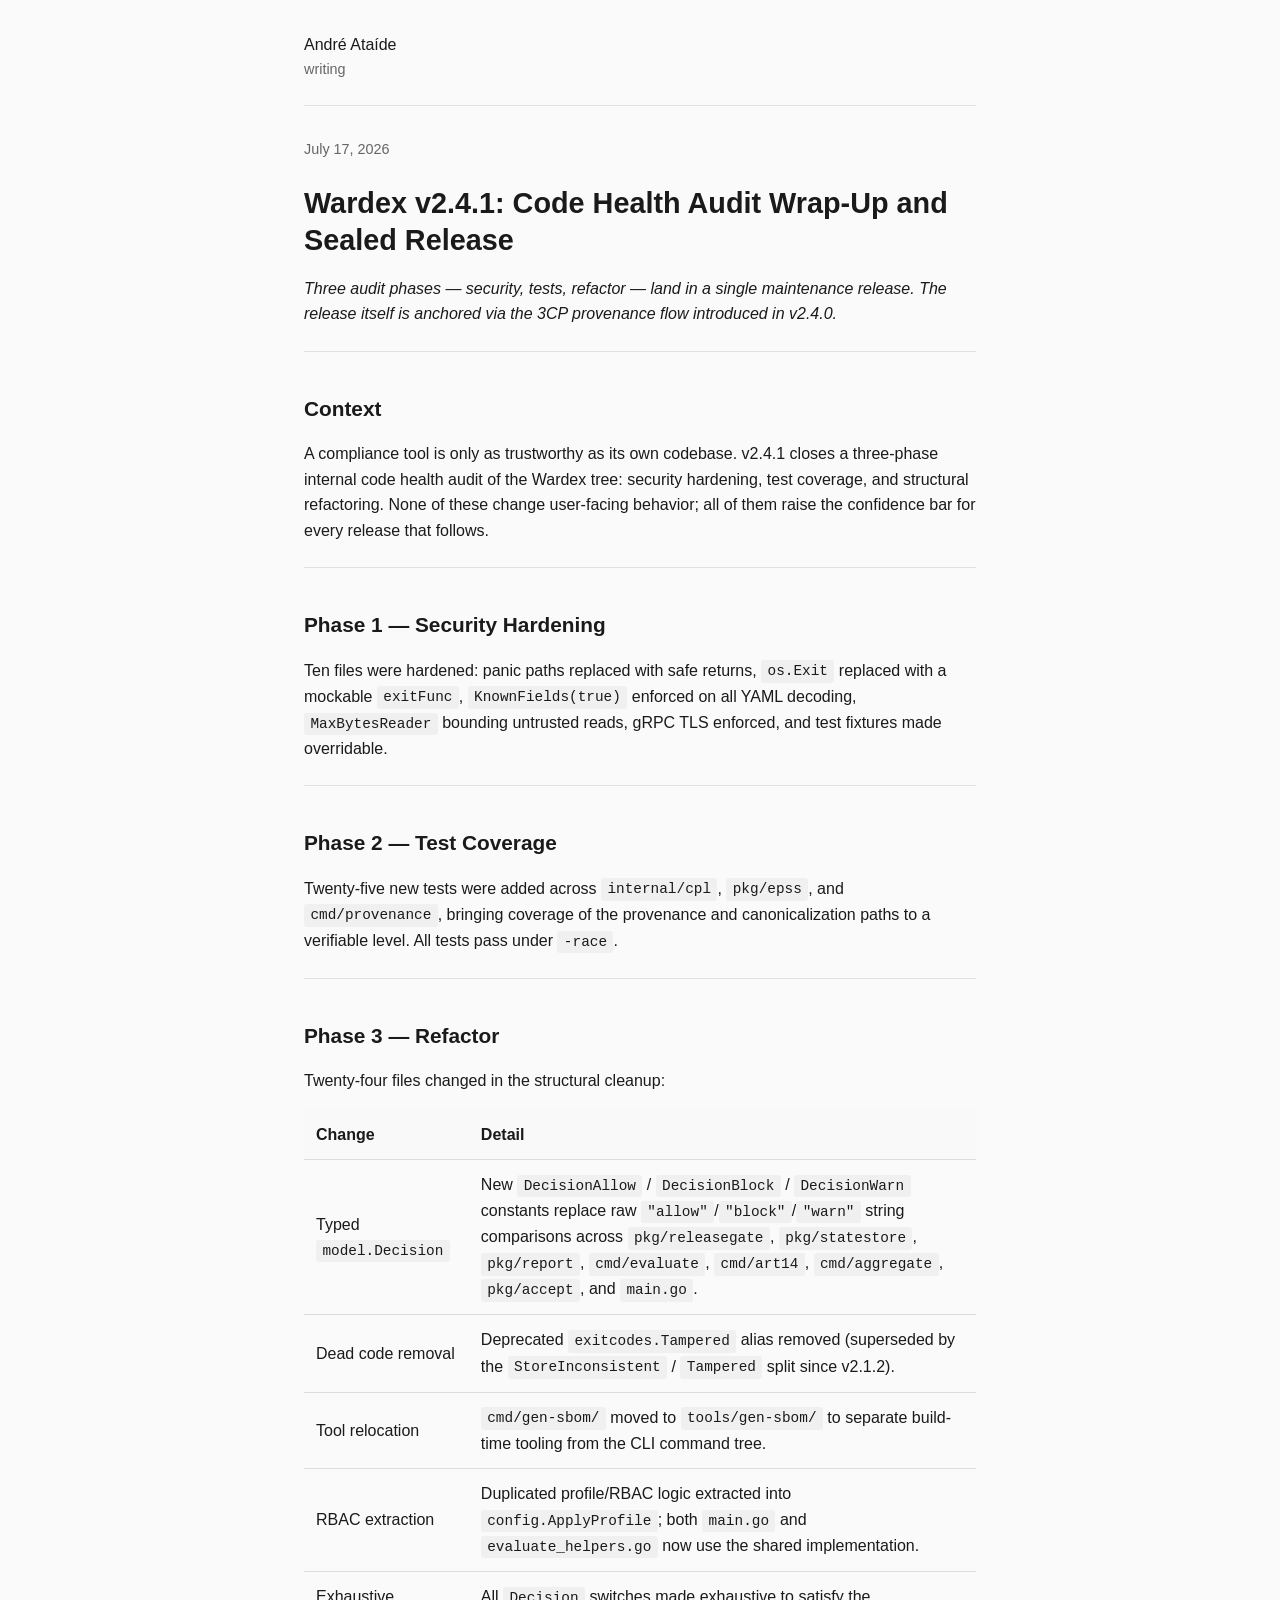
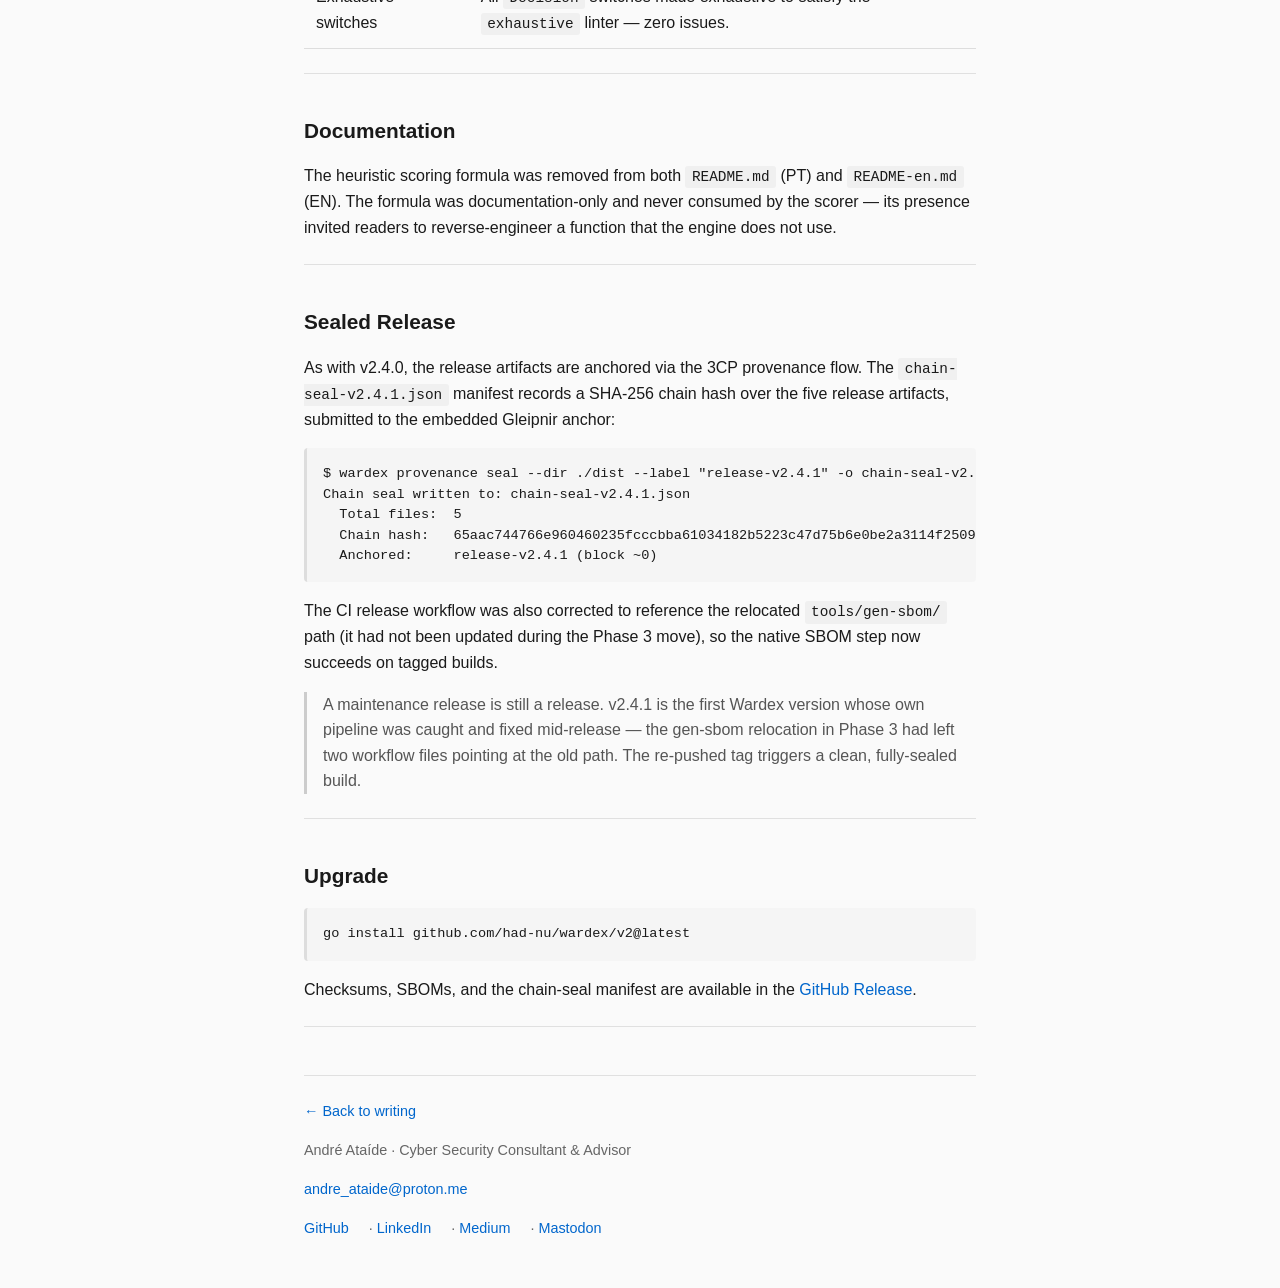
<file: writing/wardex-v2.4.1-article.html>
<!DOCTYPE html>
<html lang="en">
<head>
    <meta charset="UTF-8">
    <meta name="viewport" content="width=device-width, initial-scale=1.0">
    <meta name="author" content="André Ataíde">
    <meta name="description" content="Wardex v2.4.1: code health audit wrap-up (typed Decision, RBAC extraction, dead code removal, test coverage) plus a 3CP provenance-sealed release.">
    <title>Wardex v2.4.1: Code Health Audit Wrap-Up and Sealed Release — André Ataíde</title>
    <link rel="stylesheet" href="../css/site.css">
</head>
<body>
    <div class="container">
        <header>
            <div><a href="https://had-nu.github.io/">André Ataíde</a></div>
            <div class="breadcrumb"><a href="https://had-nu.github.io/writing/index.html">writing</a></div>
        </header>

        <div class="date">July 17, 2026</div>
        <h1>Wardex v2.4.1: Code Health Audit Wrap-Up and Sealed Release</h1>
        <p><em>Three audit phases — security, tests, refactor — land in a single maintenance release. The release itself is anchored via the 3CP provenance flow introduced in v2.4.0.</em></p>

        <hr>

        <h2>Context</h2>

        <p>A compliance tool is only as trustworthy as its own codebase. v2.4.1 closes a three-phase internal code health audit of the Wardex tree: security hardening, test coverage, and structural refactoring. None of these change user-facing behavior; all of them raise the confidence bar for every release that follows.</p>

        <hr>

        <h2>Phase 1 — Security Hardening</h2>

        <p>Ten files were hardened: panic paths replaced with safe returns, <code>os.Exit</code> replaced with a mockable <code>exitFunc</code>, <code>KnownFields(true)</code> enforced on all YAML decoding, <code>MaxBytesReader</code> bounding untrusted reads, gRPC TLS enforced, and test fixtures made overridable.</p>

        <hr>

        <h2>Phase 2 — Test Coverage</h2>

        <p>Twenty-five new tests were added across <code>internal/cpl</code>, <code>pkg/epss</code>, and <code>cmd/provenance</code>, bringing coverage of the provenance and canonicalization paths to a verifiable level. All tests pass under <code>-race</code>.</p>

        <hr>

        <h2>Phase 3 — Refactor</h2>

        <p>Twenty-four files changed in the structural cleanup:</p>

        <table>
            <tr><th>Change</th><th>Detail</th></tr>
            <tr><td>Typed <code>model.Decision</code></td><td>New <code>DecisionAllow</code> / <code>DecisionBlock</code> / <code>DecisionWarn</code> constants replace raw <code>"allow"</code>/<code>"block"</code>/<code>"warn"</code> string comparisons across <code>pkg/releasegate</code>, <code>pkg/statestore</code>, <code>pkg/report</code>, <code>cmd/evaluate</code>, <code>cmd/art14</code>, <code>cmd/aggregate</code>, <code>pkg/accept</code>, and <code>main.go</code>.</td></tr>
            <tr><td>Dead code removal</td><td>Deprecated <code>exitcodes.Tampered</code> alias removed (superseded by the <code>StoreInconsistent</code> / <code>Tampered</code> split since v2.1.2).</td></tr>
            <tr><td>Tool relocation</td><td><code>cmd/gen-sbom/</code> moved to <code>tools/gen-sbom/</code> to separate build-time tooling from the CLI command tree.</td></tr>
            <tr><td>RBAC extraction</td><td>Duplicated profile/RBAC logic extracted into <code>config.ApplyProfile</code>; both <code>main.go</code> and <code>evaluate_helpers.go</code> now use the shared implementation.</td></tr>
            <tr><td>Exhaustive switches</td><td>All <code>Decision</code> switches made exhaustive to satisfy the <code>exhaustive</code> linter — zero issues.</td></tr>
        </table>

        <hr>

        <h2>Documentation</h2>

        <p>The heuristic scoring formula was removed from both <code>README.md</code> (PT) and <code>README-en.md</code> (EN). The formula was documentation-only and never consumed by the scorer — its presence invited readers to reverse-engineer a function that the engine does not use.</p>

        <hr>

        <h2>Sealed Release</h2>

        <p>As with v2.4.0, the release artifacts are anchored via the 3CP provenance flow. The <code>chain-seal-v2.4.1.json</code> manifest records a SHA-256 chain hash over the five release artifacts, submitted to the embedded Gleipnir anchor:</p>

<pre><code>$ wardex provenance seal --dir ./dist --label "release-v2.4.1" -o chain-seal-v2.4.1.json
Chain seal written to: chain-seal-v2.4.1.json
  Total files:  5
  Chain hash:   65aac744766e960460235fcccbba61034182b5223c47d75b6e0be2a3114f2509
  Anchored:     release-v2.4.1 (block ~0)</code></pre>

        <p>The CI release workflow was also corrected to reference the relocated <code>tools/gen-sbom/</code> path (it had not been updated during the Phase 3 move), so the native SBOM step now succeeds on tagged builds.</p>

        <blockquote>
            <p>A maintenance release is still a release. v2.4.1 is the first Wardex version whose own pipeline was caught and fixed mid-release — the gen-sbom relocation in Phase 3 had left two workflow files pointing at the old path. The re-pushed tag triggers a clean, fully-sealed build.</p>
        </blockquote>

        <hr>

        <h2>Upgrade</h2>

<pre><code>go install github.com/had-nu/wardex/v2@latest</code></pre>

        <p>Checksums, SBOMs, and the chain-seal manifest are available in the <a href="https://github.com/had-nu/wardex/releases/tag/v2.4.1">GitHub Release</a>.</p>

        <hr>

        <footer>
            <div><a href="https://had-nu.github.io/writing/index.html">← Back to writing</a></div>
            <p style="margin-top: 1rem;">André Ataíde · Cyber Security Consultant &amp; Advisor</p>
            <p><a href="mailto:andre_ataide@proton.me">andre_ataide@proton.me</a></p>
            <p style="margin-top: 0.5rem;">
                <a href="https://github.com/had-nu/">GitHub</a> ·
                <a href="https://www.linkedin.com/in/andre-ataide/">LinkedIn</a> ·
                <a href="https://medium.com/@hadnu">Medium</a> ·
                <a href="https://mastodon.social/@hadnu">Mastodon</a>
            </p>
        </footer>
    </div>
</body>
</html>
</file>
<file: css/site.css>
/* ============================================================
   had-nu.github.io — shared stylesheet
   Standardized on the Wardex article template:
   720px container, #fafafa background, blue links, editorial.
   ============================================================ */

* { margin: 0; padding: 0; box-sizing: border-box; }

body {
    font-family: -apple-system, BlinkMacSystemFont, "Segoe UI", "Roboto", "Oxygen", "Ubuntu", "Cantarell", "Fira Sans", "Droid Sans", "Helvetica Neue", sans-serif;
    line-height: 1.6;
    color: #1a1a1a;
    background: #fafafa;
}

.container {
    max-width: 720px;
    margin: 0 auto;
    padding: 2rem 1.5rem;
}

/* ---- Header ---- */

header {
    margin-bottom: 2rem;
    border-bottom: 1px solid #e0e0e0;
    padding-bottom: 1rem;
}

header a {
    color: #1a1a1a;
    text-decoration: none;
    font-weight: 500;
}

header a:hover { text-decoration: underline; }

.breadcrumb {
    font-size: 0.9rem;
    color: #666;
    margin-bottom: 0.5rem;
}

.breadcrumb a {
    color: #666;
    font-weight: 400;
}

/* ---- Typography ---- */

h1 {
    font-size: 1.8rem;
    margin: 1.5rem 0 1rem;
    line-height: 1.3;
}

h2 {
    font-size: 1.3rem;
    margin: 2.5rem 0 1rem;
}

h3 {
    font-size: 1.1rem;
    margin: 1.5rem 0 0.75rem;
}

p {
    margin-bottom: 1rem;
}

.date { color: #666; font-size: 0.9rem; margin-bottom: 1rem; }
.meta { font-size: 0.85rem; color: #999; }

hr {
    margin: 1.5rem 0;
    border: none;
    border-top: 1px solid #e0e0e0;
}

ul, ol {
    margin: 0 0 1rem 1.5rem;
}

li {
    margin-bottom: 0.4rem;
}

a {
    color: #0066cc;
    text-decoration: none;
}

a:hover { text-decoration: underline; }

/* ---- Code / pre ---- */

code {
    background: #f0f0f0;
    padding: 0.2rem 0.4rem;
    border-radius: 3px;
    font-family: "Monaco", "Menlo", "Ubuntu Mono", "Courier New", monospace;
    font-size: 0.9rem;
}

pre {
    background: #f5f5f5;
    border-left: 3px solid #ddd;
    padding: 1rem;
    margin: 1rem 0;
    overflow-x: auto;
    border-radius: 4px;
    font-family: "Monaco", "Menlo", "Ubuntu Mono", "Courier New", monospace;
    font-size: 0.85rem;
    line-height: 1.5;
}

pre code {
    background: none;
    padding: 0;
    font-size: 0.85rem;
}

/* ---- Tables ---- */

table {
    width: 100%;
    border-collapse: collapse;
    margin: 1rem 0;
}

table th, table td {
    padding: 0.75rem;
    text-align: left;
    border-bottom: 1px solid #ddd;
}

table th {
    background: #f9f9f9;
    font-weight: 600;
}

/* ---- Blockquote ---- */

blockquote {
    border-left: 3px solid #ccc;
    padding-left: 1rem;
    margin: 1rem 0;
    color: #555;
}

/* ---- Homepage components ---- */

.intro {
    padding: 2.5rem 0 0.5rem;
}

.intro p {
    font-size: 1.125rem;
    margin-bottom: 0.25rem;
}

.page-title {
    font-size: 1.25rem;
    font-weight: 600;
    margin-bottom: 0.25rem;
}

.text-muted {
    color: #666;
    font-size: 0.9rem;
}

.about {
    padding: 1.5rem 0;
}

.about p {
    margin-bottom: 1rem;
}

.entries {
    padding: 1rem 0;
}

.section-label {
    font-size: 0.8rem;
    font-weight: 600;
    text-transform: uppercase;
    letter-spacing: 0.08em;
    color: #666;
    border-top: 1px solid #e0e0e0;
    padding-top: 1.75rem;
    margin: 3rem 0 1.25rem;
}

.section-label:first-of-type {
    margin-top: 0;
    border-top: none;
    padding-top: 0;
}

.entry {
    margin-bottom: 1.75rem;
}

/* Cards (problems I solve / projects) */

.cards {
    display: grid;
    grid-template-columns: repeat(auto-fit, minmax(200px, 1fr));
    gap: 1rem;
}

.card {
    display: flex;
    flex-direction: column;
    background: #ffffff;
    border: 1px solid #e0e0e0;
    border-radius: 4px;
    padding: 1.25rem;
}

.card h3 {
    font-size: 1rem;
    font-weight: 500;
    margin-bottom: 0.4rem;
}

.card h3 a {
    text-decoration: none;
}

.card h3 a:hover {
    text-decoration: underline;
}

.card p {
    font-size: 0.9rem;
    color: #555;
    line-height: 1.55;
    margin-bottom: 0.75rem;
}

.card .entry-meta {
    margin-top: auto;
}

.entry h3 {
    font-size: 1rem;
    font-weight: 500;
    margin-bottom: 0.15rem;
}

.entry h3 a {
    text-decoration: none;
}

.entry h3 a:hover {
    text-decoration: underline;
}

.entry p {
    font-size: 0.9rem;
    color: #555;
    margin-bottom: 0.35rem;
    line-height: 1.55;
}

.entry-meta {
    font-size: 0.8rem;
    color: #666;
    display: flex;
    align-items: center;
    gap: 0.75rem;
    flex-wrap: wrap;
}

.tag {
    font-family: "Monaco", "Menlo", "Ubuntu Mono", "Courier New", monospace;
    font-size: 0.75rem;
    color: #666;
    border: 1px solid #ddd;
    padding: 0.1rem 0.45rem;
    border-radius: 3px;
}

.status {
    font-size: 0.75rem;
    font-weight: 500;
}

.status.active  { color: #2e7d32; }
.status.stable  { color: #1565c0; }
.status.research { color: #6a1b9a; }

.links {
    margin-top: 0.75rem;
    font-size: 0.9rem;
}

.links a {
    color: #0066cc;
}

/* ---- Latest writing reveal ---- */

@keyframes entryReveal {
    from { opacity: 0; transform: translateY(12px); }
    to   { opacity: 1; transform: translateY(0); }
}

#latest-writing .entry {
    opacity: 0;
    animation: entryReveal 500ms ease forwards;
}

@media (prefers-reduced-motion: reduce) {
    #latest-writing .entry {
        opacity: 1;
        animation: none;
    }
}

/* ---- Footer ---- */

footer {
    margin-top: 3rem;
    padding-top: 1.5rem;
    border-top: 1px solid #e0e0e0;
    font-size: 0.9rem;
    color: #666;
}

footer a {
    margin-right: 1rem;
    color: #0066cc;
}

/* ---- Responsive ---- */

@media (max-width: 600px) {
    .container {
        padding: 1.5rem 1.25rem;
    }

    h1 {
        font-size: 1.5rem;
    }

    h2 {
        font-size: 1.2rem;
    }
}
</file>
<file: css/root.css>
/* ============================================================
   Root — independent consulting practice
   Black/white, sober, editorial. Extends css/site.css.
   Keeps the full-bleed black hero; matches the site shell
   (container, breadcrumb header, section rules, footer).
   ============================================================ */

/* ---- Root links stay monochrome (sober identity) ---- */

body.root a {
    color: #1a1a1a;
}

body.root a:hover {
    color: #1a1a1a;
    text-decoration: underline;
    text-underline-offset: 0.2em;
}

/* ---- Header identity (avatar + wordmark) ---- */

.root-id {
    display: flex;
    align-items: center;
    gap: 0.65rem;
}

.root-avatar {
    width: 34px;
    height: 34px;
    border-radius: 50%;
    object-fit: cover;
    background: #ffffff;
    border: 1px solid #e0e0e0;
    flex-shrink: 0;
}

/* ---- Header wraps tightly into the hero band ---- */

body.root > .container:first-child {
    padding-bottom: 0;
}

body.root header {
    margin-bottom: 0;
}

/* ---- Hero (full-bleed black band) ---- */

.root-hero {
    background: #0f0f0f;
    color: #f5f5f5;
    margin-top: 0;
    position: relative;
    overflow: hidden;
}

.root-hero-inner {
    position: relative;
    padding-top: 6rem;
    padding-bottom: 4.5rem;
}

.root-hero-mark {
    position: absolute;
    right: 0.5rem;
    bottom: -1rem;
    width: 150px;
    height: 150px;
    border-radius: 50%;
    object-fit: cover;
    opacity: 0.13;
    pointer-events: none;
}

.root-wordmark {
    font-size: 3.25rem;
    font-weight: 600;
    letter-spacing: 0.12em;
    line-height: 1;
    color: #f5f5f5;
    margin: 0 0 1.25rem;
}

.root-tagline {
    font-size: 1.125rem;
    color: #f5f5f5;
    max-width: 28em;
    margin-bottom: 1.5rem;
}

.root-positioning {
    font-size: 0.9375rem;
    color: #b0b0b0;
    max-width: 30em;
    border-top: 1px solid #2c2c2c;
    padding-top: 1.25rem;
}

/* ---- Main sections (light) ---- */

.root-section {
    padding: 3rem 0;
    border-bottom: 1px solid #e0e0e0;
}

.root-section:last-of-type {
    border-bottom: none;
}

.root-product h3 {
    font-size: 1rem;
    font-weight: 500;
    margin-bottom: 0.25rem;
}

.root-product h3 a {
    text-decoration: none;
}

.root-product h3 a:hover {
    text-decoration: underline;
    text-underline-offset: 0.2em;
}

.root-product p {
    font-size: 0.9375rem;
    color: #555;
    line-height: 1.6;
    max-width: 34em;
}

.root-relation {
    padding: 2rem 0 3.5rem;
}

.root-relation p {
    font-size: 0.875rem;
    color: #666;
}

/* ---- Product page ---- */

.root-page-head {
    padding: 4rem 0 2.5rem;
    border-bottom: 1px solid #e0e0e0;
    margin-bottom: 2.5rem;
}

.root-kicker {
    font-size: 0.75rem;
    text-transform: uppercase;
    letter-spacing: 0.12em;
    color: #666;
    margin-bottom: 1rem;
}

.root-page-head h1 {
    font-size: 2rem;
    font-weight: 600;
    letter-spacing: -0.01em;
    line-height: 1.2;
    color: #1a1a1a;
    margin: 0 0 1rem;
}

.root-subtitle {
    font-size: 1.0625rem;
    color: #666;
    line-height: 1.55;
    max-width: 36em;
}

.root-body {
    padding-bottom: 3rem;
}

.root-body h2 {
    font-size: 1.25rem;
    font-weight: 600;
    margin: 3rem 0 0.75rem;
    padding-top: 1rem;
    border-top: 1px solid #e0e0e0;
}

.root-body h2:first-of-type {
    margin-top: 0;
    border-top: none;
    padding-top: 0;
}

.root-body h3 {
    font-size: 1.1rem;
    font-weight: 500;
    margin: 2rem 0 0.5rem;
}

.root-body p {
    margin-bottom: 1rem;
    line-height: 1.7;
}

.root-body ul {
    margin: 0 0 1rem 1.25rem;
    line-height: 1.7;
}

.root-body li {
    margin-bottom: 0.4rem;
}

/* ---- Footer (full-bleed black band) ---- */

.root-footer {
    background: #0f0f0f;
    color: #b0b0b0;
    border-top: none;
    margin-top: 0;
    padding-top: 0;
}

.root-footer-inner {
    padding-top: 2.5rem;
    padding-bottom: 3.5rem;
    position: relative;
}

.root-footer-mark {
    position: absolute;
    right: 0.5rem;
    top: 50%;
    transform: translateY(-50%);
    width: 120px;
    height: 120px;
    border-radius: 50%;
    object-fit: cover;
    opacity: 0.08;
    pointer-events: none;
}

.root-footer p {
    margin-bottom: 0.35rem;
    color: #8a8a8a;
}

.root-footer .links {
    margin-top: 0.75rem;
}

.root-footer .links a {
    color: #e5e5e5;
    text-decoration: none;
}

.root-footer .links a:hover {
    color: #ffffff;
    text-decoration: underline;
    text-underline-offset: 0.2em;
}

.root-footer .sep {
    color: #333333;
}

/* ---- Responsive ---- */

@media (max-width: 600px) {
    .root-hero-inner {
        padding-top: 4rem;
        padding-bottom: 3.5rem;
    }

    .root-wordmark {
        font-size: 2.5rem;
    }

    .root-hero-mark {
        width: 110px;
        height: 110px;
    }

    .root-page-head {
        padding-top: 3rem;
    }

    .root-page-head h1 {
        font-size: 1.6rem;
    }
}
</file>
